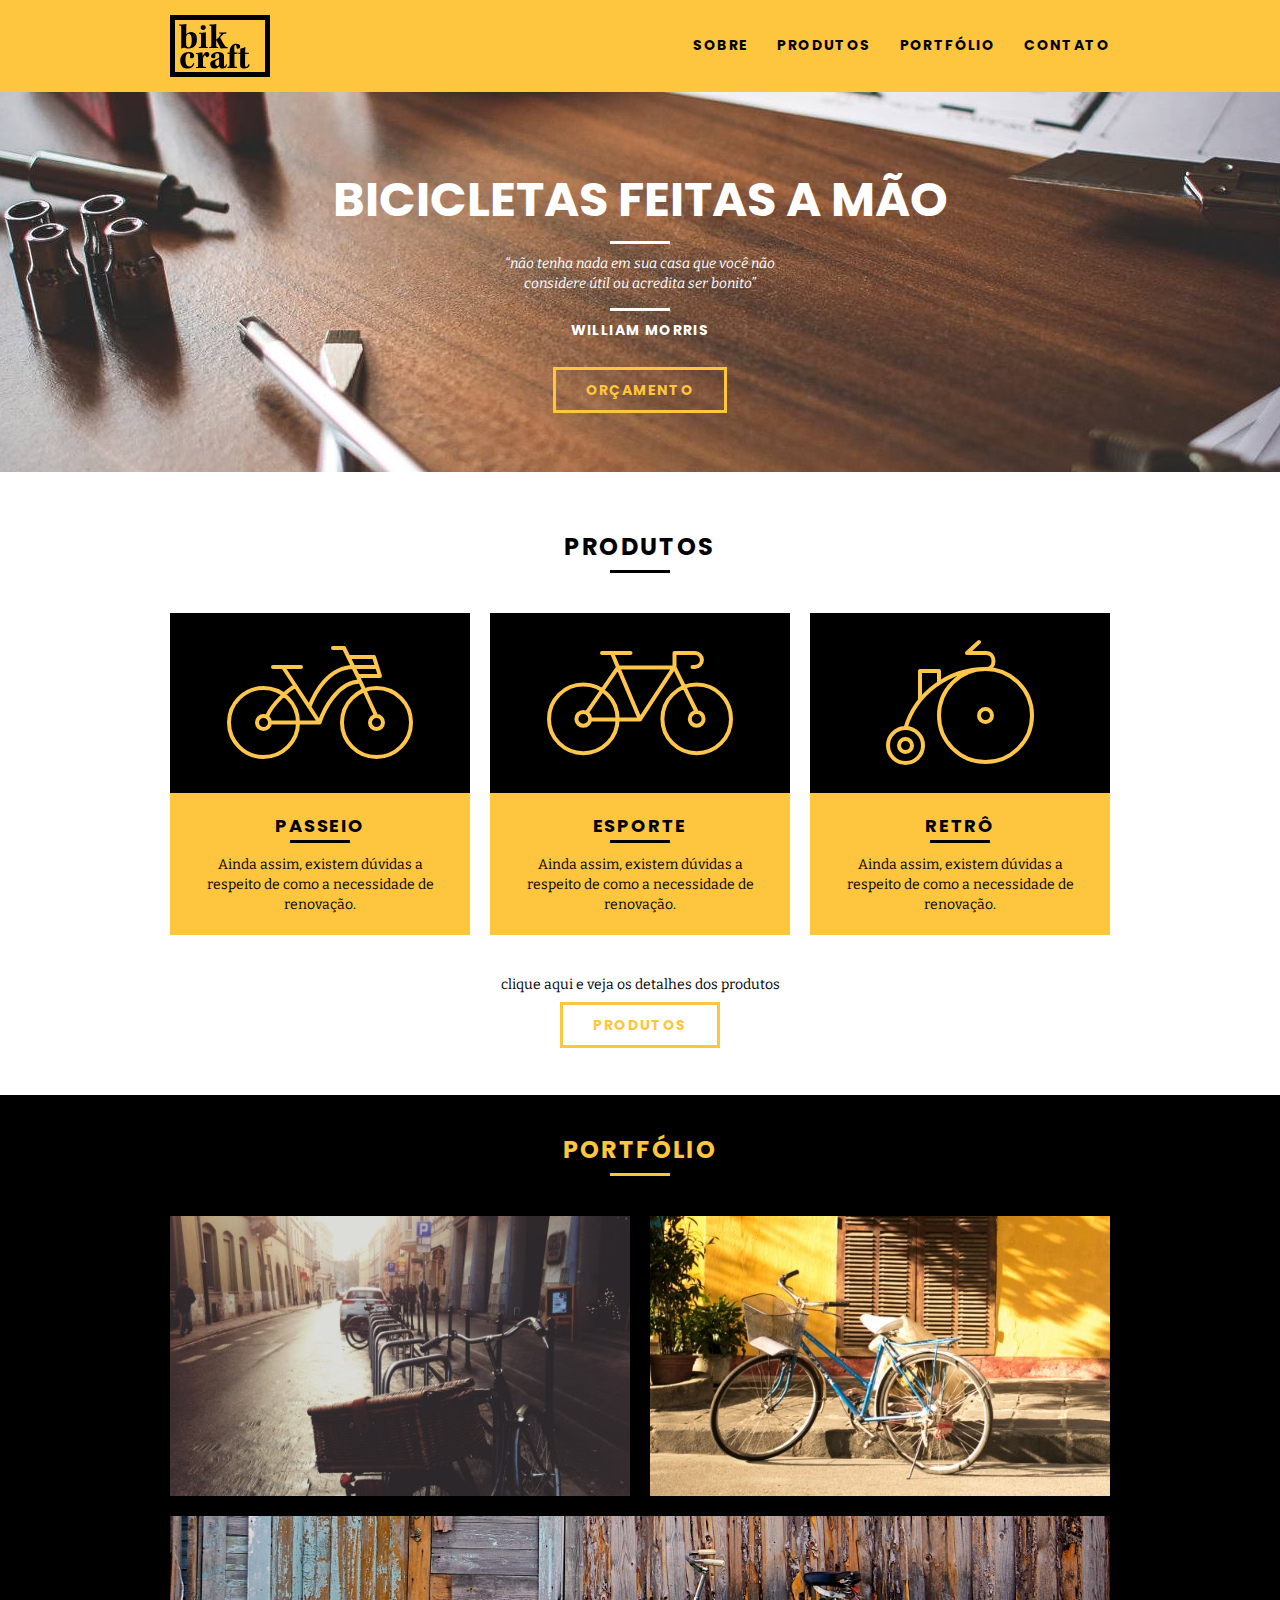
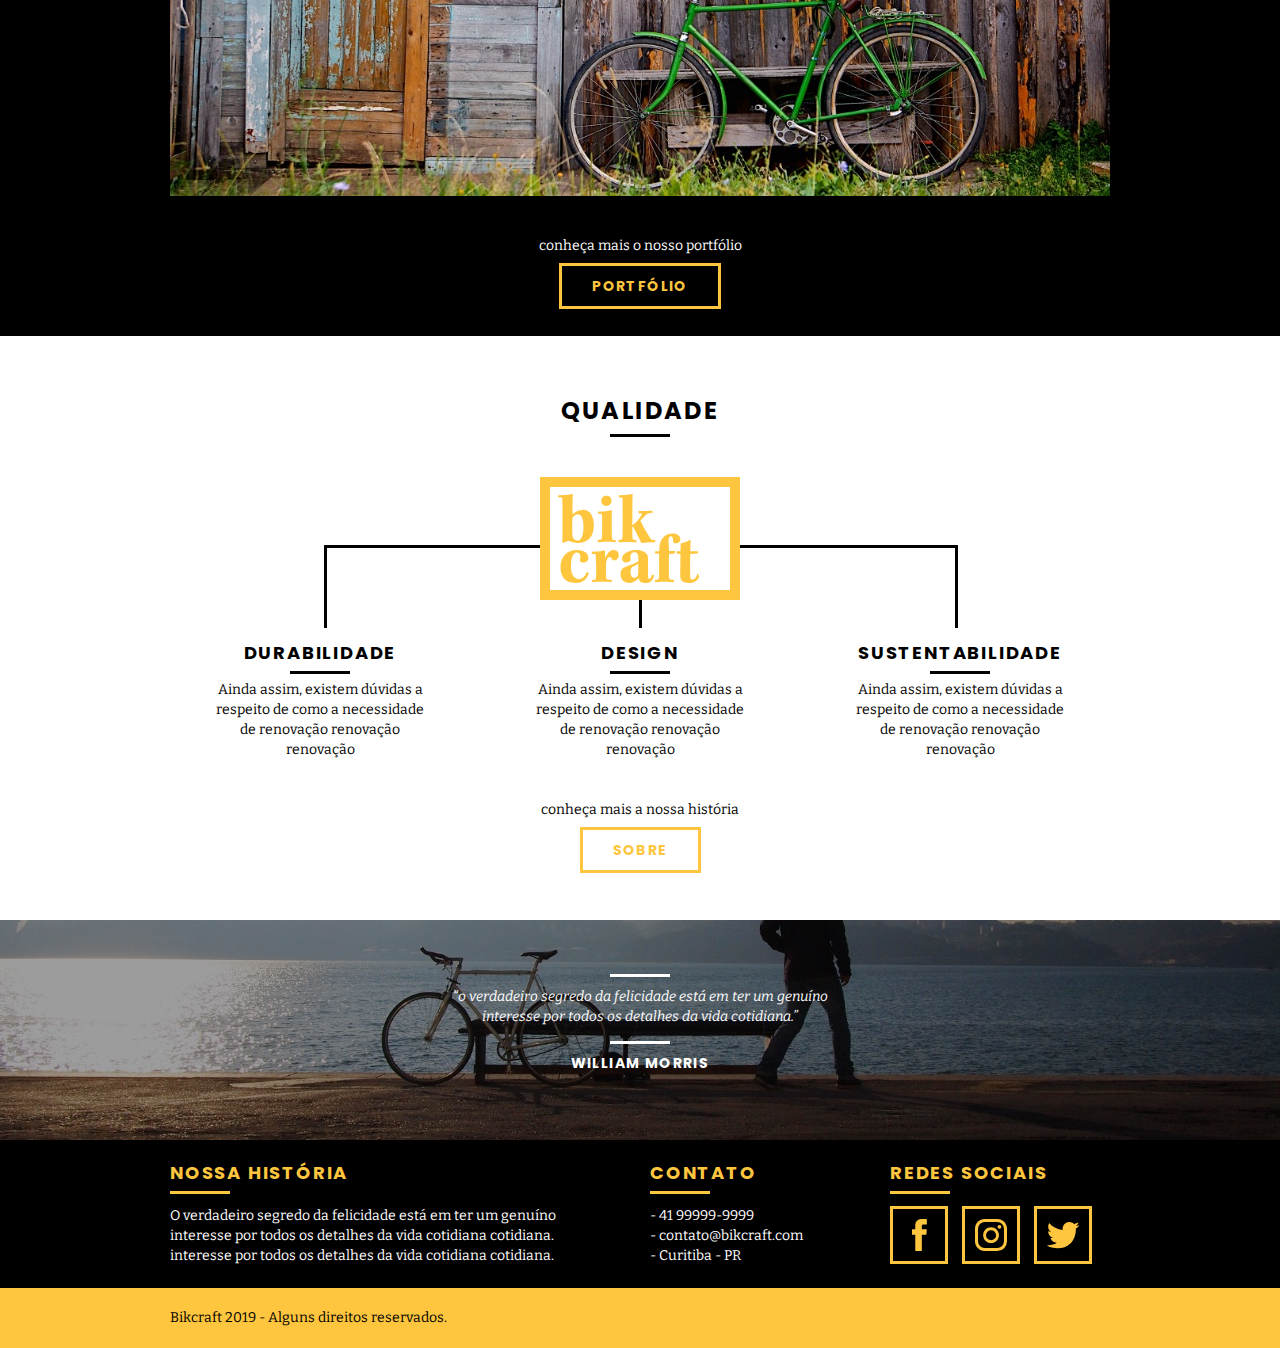
<file: src/Pages/index.html>
<!DOCTYPE html>
<html lang="pt-br">
	<head>
		<meta charset="UTF-8">
		<meta http-equiv="X-UA-Compatible" content="IE=edge">
		<meta name="viewport" content="width=device-width, initial-scale=1.0">
		<title>Bikcraft</title>
		<link rel="shortcut icon" href="../assets/favicon.ico">
		<link rel="stylesheet" href="../css/normalize.css">
		<link rel="stylesheet" href="../css/reset.css">
		<link rel="stylesheet" href="../css/grid.css">
		<link rel="stylesheet" href="../css/style.css">
		<link rel="stylesheet" href="../css/responsivo.css">
		<script>document.documentElement.classList.add('js');</script>
	</head>
	<body>

		<header class="header">
			<div class="container">
				<a href="index.html" class="grid-4">
					<img src="../assets/bikcraft.svg" alt="Bikcraft">
				</a>
				<nav class="grid-12 header_menu">
					<ul>
						<li><a href="sobre.html">Sobre</a></li>
						<li><a href="produtos.html">Produtos</a></li>
						<li><a href="portfolio.html">Portfólio</a></li>
						<li><a href="contato.html">Contato</a></li>
					</ul>
				</nav>
			</div>
		</header>

		<section class="introducao">
			<div class="container">
				<h1>Bicicletas Feitas a Mão</h1>
				<blockquote class="quote-externo">
					<p>“não tenha nada em sua casa que você não considere útil ou acredita ser bonito”</p>
					<cite>WILLIAM MORRIS</cite>
				</blockquote>
				<a href="produtos.html" class="btn">Orçamento</a>
			</div>
		</section>
		
		<section class="produtos container">
			<h2 class="subtitulo">Produtos</h2>
			<ul class="produtos_lista">

				<li class="grid-1-3">
					<div class="produtos_icone">
						<img src="../assets/images/produtos/passeio.svg" alt="Bikcraft Passeio">
					</div>
					<h3>Passeio</h3>
					<p>Ainda assim, existem dúvidas a respeito de como a necessidade de renovação.</p>
				</li>

				<li class="grid-1-3">
					<div class="produtos_icone">
						<img src="../assets/images/produtos/esporte.svg" alt="Bikcraft Passeio">
					</div>
					<h3>Esporte</h3>
					<p>Ainda assim, existem dúvidas a respeito de como a necessidade de renovação.</p>
				</li>

				<li class="grid-1-3">
					<div class="produtos_icone">
						<img src="../assets/images/produtos/retro.svg" alt="Bikcraft Passeio">
					</div>
					<h3>Retrô</h3>
					<p>Ainda assim, existem dúvidas a respeito de como a necessidade de renovação.</p>
				</li>

			</ul>

			<div class="call">
				<p>clique aqui e veja os detalhes dos produtos</p>
				<a href="produtos.html" class="btn btn-preto">Produtos</a>
			</div>

		</section>

		<section class="portfolio">
			<div class="container">
				<h2 class="subtitulo">Portfólio</h2>
				<ul class="portfolio_lista">
					<li class="grid-8"><img src="../assets/images/portfolio/retro.jpg" alt="Bicicleta Retrô"></li>
					<li class="grid-8"><img src="../assets/images/portfolio/passeio.jpg" alt="Bicicleta Passeio"></li>
					<li class="grid-16"><img src="../assets/images/portfolio/esporte.jpg" alt="Bicicleta Esporte"></li>
				</ul>
				<div class="call">
					<p>conheça mais o nosso portfólio</p>
					<a href="portfolio.html" class="btn">Portfólio</a>
				</div>
			</div>
		</section>

		<section class="qualidade container">
			<h2 class="subtitulo">Qualidade</h2>
			<img src="../assets/bikcraft-qualidade.svg" alt="Bikcraft">
			<ul class="qualidade_lista">
				<li class="grid-1-3">
					<h3>Durabilidade</h3>
					<p>Ainda assim, existem dúvidas a respeito de como a necessidade de renovação renovação renovação</p>
				</li>
				<li class="grid-1-3">
					<h3>Design</h3>
					<p>Ainda assim, existem dúvidas a respeito de como a necessidade de renovação renovação renovação</p>
				</li>
				<li class="grid-1-3">
					<h3>Sustentabilidade</h3>
					<p>Ainda assim, existem dúvidas a respeito de como a necessidade de renovação renovação renovação</p>
				</li>
			</ul>
			<div class="call">
				<p>conheça mais a nossa história</p>
				<a href="sobre.html" class="btn btn-preto">Sobre</a>
			</div>
		</section>

		<section class="quebra">
			<blockquote class="quote-externo container">
				<p>“o verdadeiro segredo da felicidade está em ter um genuíno interesse por todos os detalhes da vida cotidiana.”</p>
				<cite>WILLIAM MORRIS</cite>
			</blockquote>
		</section>

		<footer>
			<div class="footer">
				<div class="container">

					<div class="grid-8 footer_historia">
						<h3>Nossa História</h3>
						<p>O verdadeiro segredo da felicidade está em ter um genuíno interesse por todos os detalhes da vida cotidiana cotidiana. interesse por todos os detalhes da vida cotidiana cotidiana.</p>
					</div>

					<div class="grid-4 footer_contato">
						<h3>Contato</h3>
						<ul>
							<li>- 41 99999-9999</li>
							<li>- contato@bikcraft.com</li>
							<li>- Curitiba - PR</li>
						</ul>
					</div>

					<div class="grid-4 footer_redes">
						<h3>Redes Sociais</h3>
						<ul>
							<li><a href="http://facebook.com" target="_blank"><img src="../assets/social/facebook.svg"></a></li>
							<li><a href="http://instagram.com" target="_blank"><img src="../assets/social/instagram.svg"></a></li>
							<li><a href="http://twitter.com" target="_blank"><img src="../assets/social/twitter.svg"></a></li>
						</ul>
					</div>

				</div>
			</div>

			<div class="copy">
				<div class="container">
					<p class="grid-16">Bikcraft 2019 - Alguns direitos reservados.</p>
				</div>
			</div>
		</footer>

		<script type="text/javascript" src="../js/script.js"></script>
	</body>
</html>
</file>
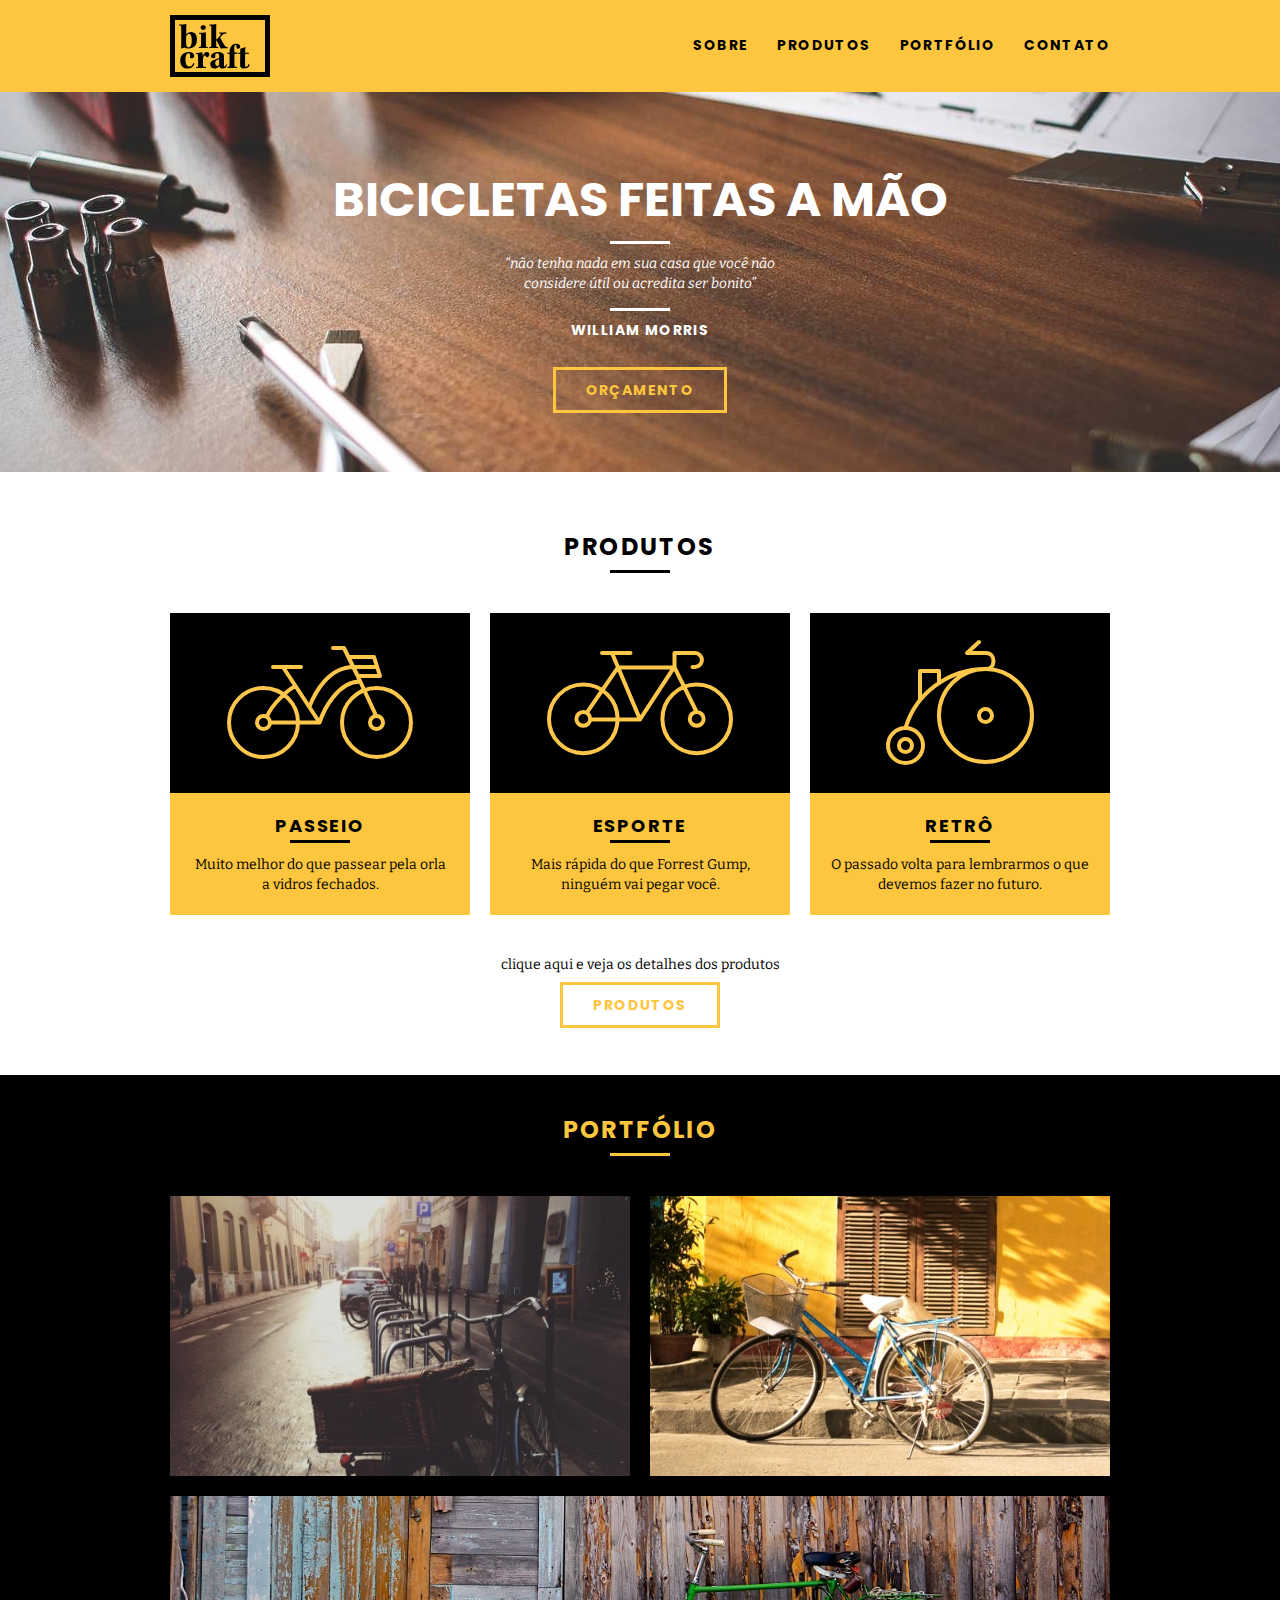
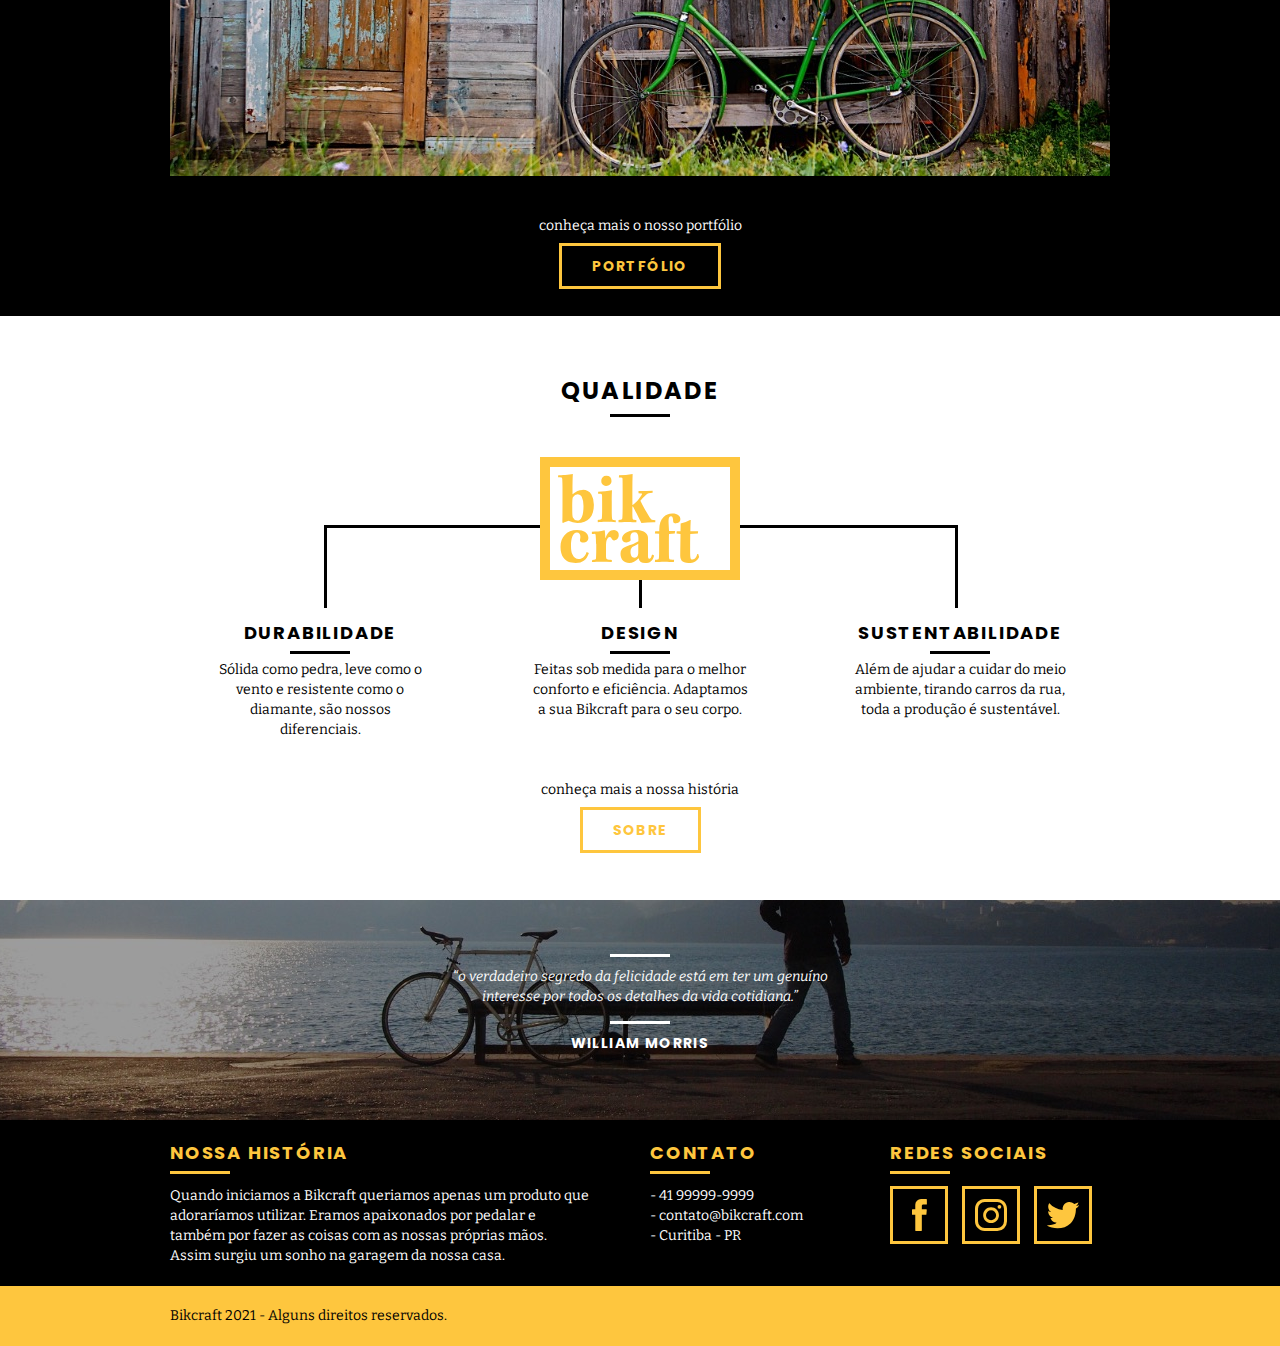
<file: src/pages/index.html>
<!DOCTYPE html>
<html lang="pt-br">
	<head>
		<meta charset="UTF-8">
		<meta http-equiv="X-UA-Compatible" content="IE=edge">
		<meta name="viewport" content="width=device-width, initial-scale=1.0">
		<title>Bikcraft - Bicicletas Personalizadas - Curitiba</title>
		<meta name="description" content="Compre a sua bicicleta personalizada na Bikcraft.
		Possuímos modelos Passeio, Retrô e Esporte.">

		<meta property="og:type" content="website"/>
		<meta property="og:title" content="Bikcraft - Bicicletas Personalizadas"/>
		<meta property="og:description" content="Compre a sua bicicleta personalizada na Bikcraft.
		Possuímos modelos Passeio, Retrô e Esporte."/>
		<meta property="og:url" content="http://bikcraft.com.br"/>
		<meta property="og:image" content="http://bikcraft.com.br/assets/og-image.png"/>

		<link rel="shortcut icon" href="../assets/favicon.ico">
		<link rel="stylesheet" href="../css/normalize.css">
		<link rel="stylesheet" href="../css/reset.css">
		<link rel="stylesheet" href="../css/grid.css">
		<link rel="stylesheet" href="../css/style.css">
		<link rel="stylesheet" href="../css/responsivo.css">
		<script>document.documentElement.classList.add('js');</script>
	</head>
	<body>

		<header class="header">
			<div class="container">
				<a href="index.html" class="grid-4">
					<img src="../assets/bikcraft.svg" alt="Bikcraft">
				</a>
				<nav class="grid-12 header_menu">
					<ul>
						<li><a href="sobre.html">Sobre</a></li>
						<li><a href="produtos.html">Produtos</a></li>
						<li><a href="portfolio.html">Portfólio</a></li>
						<li><a href="contato.html">Contato</a></li>
					</ul>
				</nav>
			</div>
		</header>

		<section class="introducao">
			<div class="container">
				<h1 data-anime="500" class="fadeInDown">Bicicletas Feitas a Mão</h1>
				<blockquote class="quote-externo" data-anime="1000" class="fadeInDown">
					<p>“não tenha nada em sua casa que você não considere útil ou acredita ser bonito”</p>
					<cite>WILLIAM MORRIS</cite>
				</blockquote>
				<a href="produtos.html" class="btn" data-anime="1000">Orçamento</a>
			</div>
		</section>
		
		<section class="produtos container fadeInDown" data-anime="1000">
			<h2 class="subtitulo">Produtos</h2>
			<ul class="produtos_lista">

				<li class="grid-1-3">
					<div class="produtos_icone">
						<img src="../assets/images/produtos/passeio.svg" alt="Bikcraft Passeio">
					</div>
					<h3>Passeio</h3>
					<p>Muito melhor do que passear pela orla a vidros fechados.</p>
				</li>

				<li class="grid-1-3">
					<div class="produtos_icone">
						<img src="../assets/images/produtos/esporte.svg" alt="Bikcraft Passeio">
					</div>
					<h3>Esporte</h3>
					<p>Mais rápida do que Forrest Gump, ninguém vai pegar você.</p>
				</li>

				<li class="grid-1-3">
					<div class="produtos_icone">
						<img src="../assets/images/produtos/retro.svg" alt="Bikcraft Passeio">
					</div>
					<h3>Retrô</h3>
					<p>O passado volta para lembrarmos o que devemos fazer no futuro.</p>
				</li>

			</ul>

			<div class="call">
				<p>clique aqui e veja os detalhes dos produtos</p>
				<a href="produtos.html" class="btn btn-preto">Produtos</a>
			</div>

		</section>

		<section class="portfolio">
			<div class="container">
				<h2 class="subtitulo">Portfólio</h2>
				<ul class="portfolio_lista">
					<li class="grid-8"><img src="../assets/images/portfolio/retro.jpg" alt="Bicicleta Retrô"></li>
					<li class="grid-8"><img src="../assets/images/portfolio/passeio.jpg" alt="Bicicleta Passeio"></li>
					<li class="grid-16"><img src="../assets/images/portfolio/esporte.jpg" alt="Bicicleta Esporte"></li>
				</ul>
				<div class="call">
					<p>conheça mais o nosso portfólio</p>
					<a href="portfolio.html" class="btn">Portfólio</a>
				</div>
			</div>
		</section>

		<section class="qualidade container">
			<h2 class="subtitulo">Qualidade</h2>
			<img src="../assets/bikcraft-qualidade.svg" alt="Bikcraft">
			<ul class="qualidade_lista">
				<li class="grid-1-3">
					<h3>Durabilidade</h3>
					<p>Sólida como pedra, leve como o vento e resistente como o diamante, são nossos diferenciais.</p>
				</li>
				<li class="grid-1-3">
					<h3>Design</h3>
					<p>Feitas sob medida para o melhor conforto e eficiência. Adaptamos a sua Bikcraft para o seu corpo.</p>
				</li>
				<li class="grid-1-3">
					<h3>Sustentabilidade</h3>
					<p>Além de ajudar a cuidar do meio ambiente, tirando carros da rua, toda a produção é sustentável.</p>
				</li>
			</ul>
			<div class="call">
				<p>conheça mais a nossa história</p>
				<a href="sobre.html" class="btn btn-preto">Sobre</a>
			</div>
		</section>

		<div class="quebra">
			<blockquote class="quote-externo container">
				<p>“o verdadeiro segredo da felicidade está em ter um genuíno interesse por todos os detalhes da vida cotidiana.”</p>
				<cite>WILLIAM MORRIS</cite>
			</blockquote>
		</div>

		<footer>
			<div class="footer">
				<div class="container">

					<div class="grid-8 footer_historia">
						<h3>Nossa História</h3>
						<p>Quando iniciamos a Bikcraft queriamos apenas um produto que adoraríamos utilizar. Eramos apaixonados por pedalar e também por fazer as coisas com as nossas próprias mãos. Assim surgiu um sonho na garagem da nossa casa.</p>
					</div>

					<div class="grid-4 footer_contato">
						<h3>Contato</h3>
						<ul>
							<li>- 41 99999-9999</li>
							<li>- contato@bikcraft.com</li>
							<li>- Curitiba - PR</li>
						</ul>
					</div>

					<div class="grid-4 footer_redes">
						<h3>Redes Sociais</h3>
						<ul>
							<li><a href="http://facebook.com" target="_blank"><img src="../assets/social/facebook.svg" alt="Facebook"></a></li>
							<li><a href="http://instagram.com" target="_blank"><img src="../assets/social/instagram.svg" alt="Instagram"></a></li>
							<li><a href="http://twitter.com" target="_blank"><img src="../assets/social/twitter.svg" alt="Twitter"></a></li>
						</ul>
					</div>

				</div>
			</div>

			<div class="copy">
				<div class="container">
					<p class="grid-16">Bikcraft 2021 - Alguns direitos reservados.</p>
				</div>
			</div>
		</footer>

		<script src="../js/simple-anime.js"></script>
		<script src="../js/script.js"></script>
	</body>
</html>
</file>
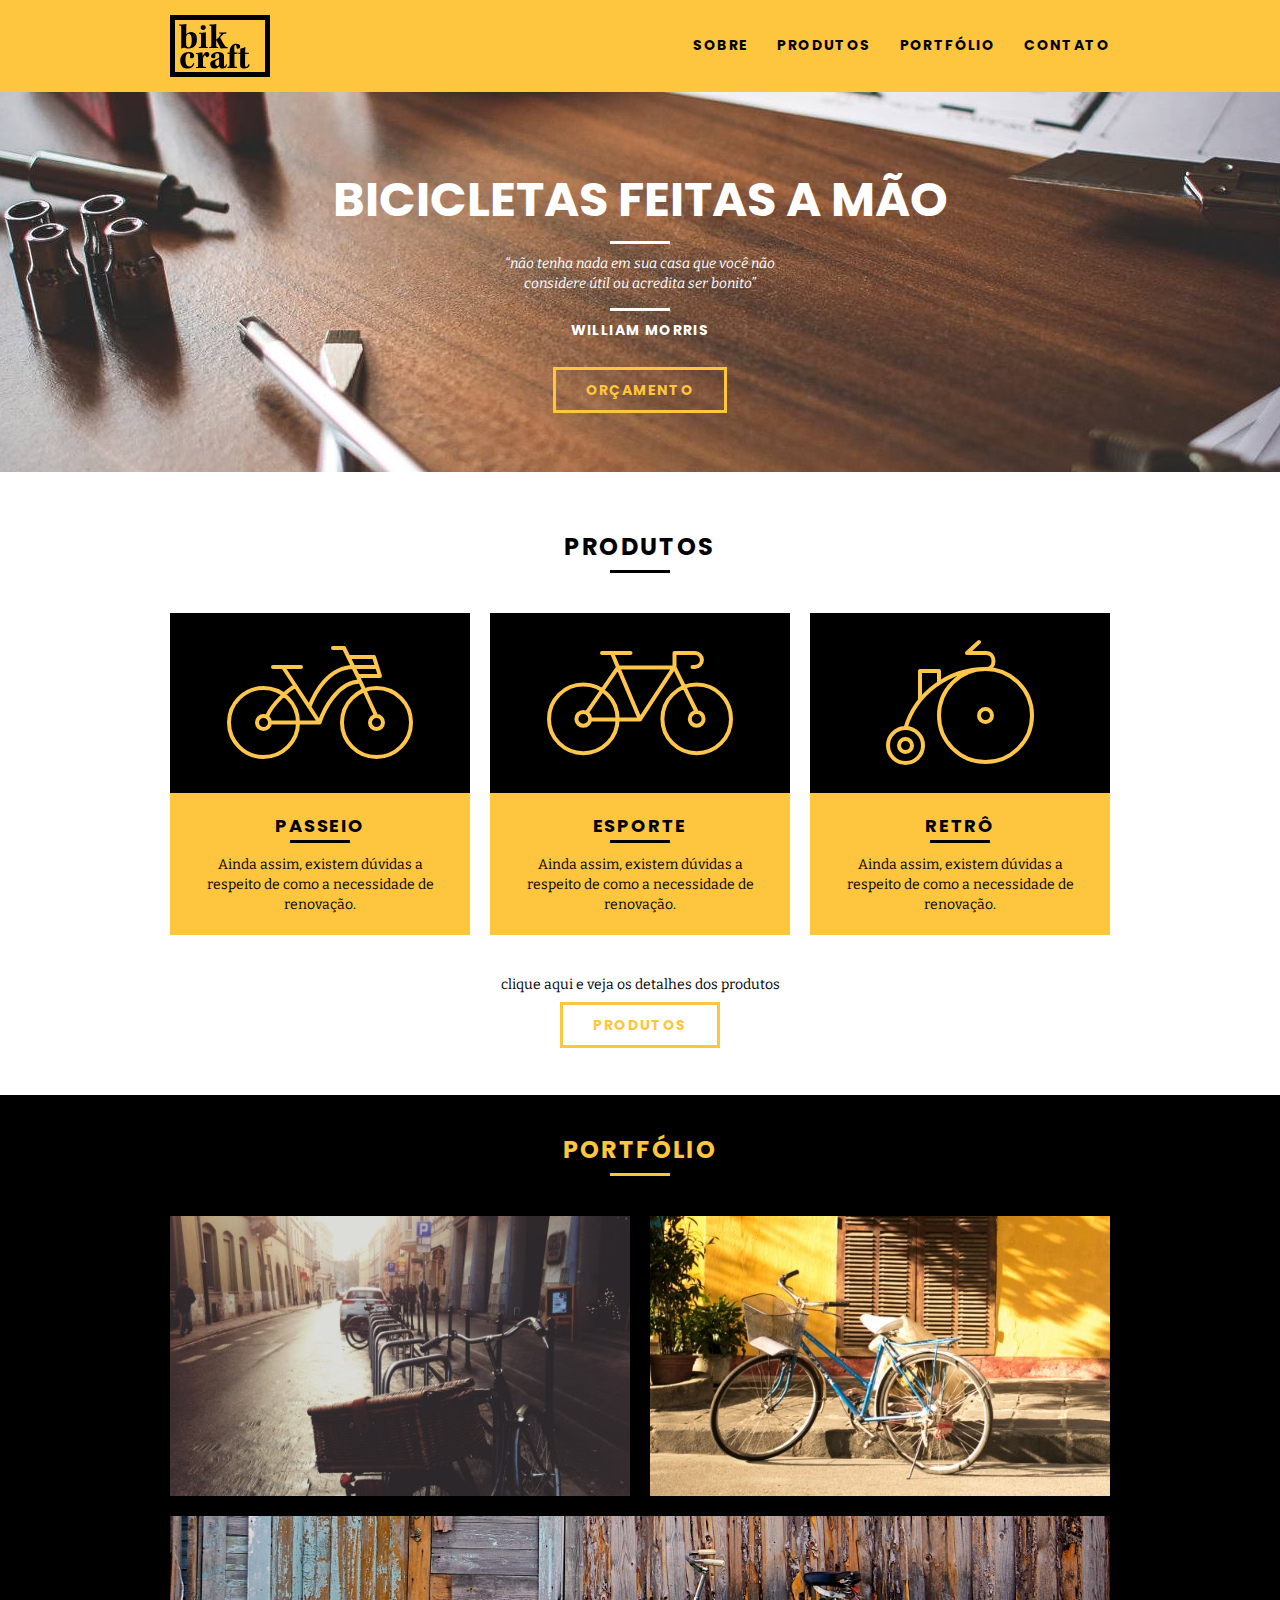
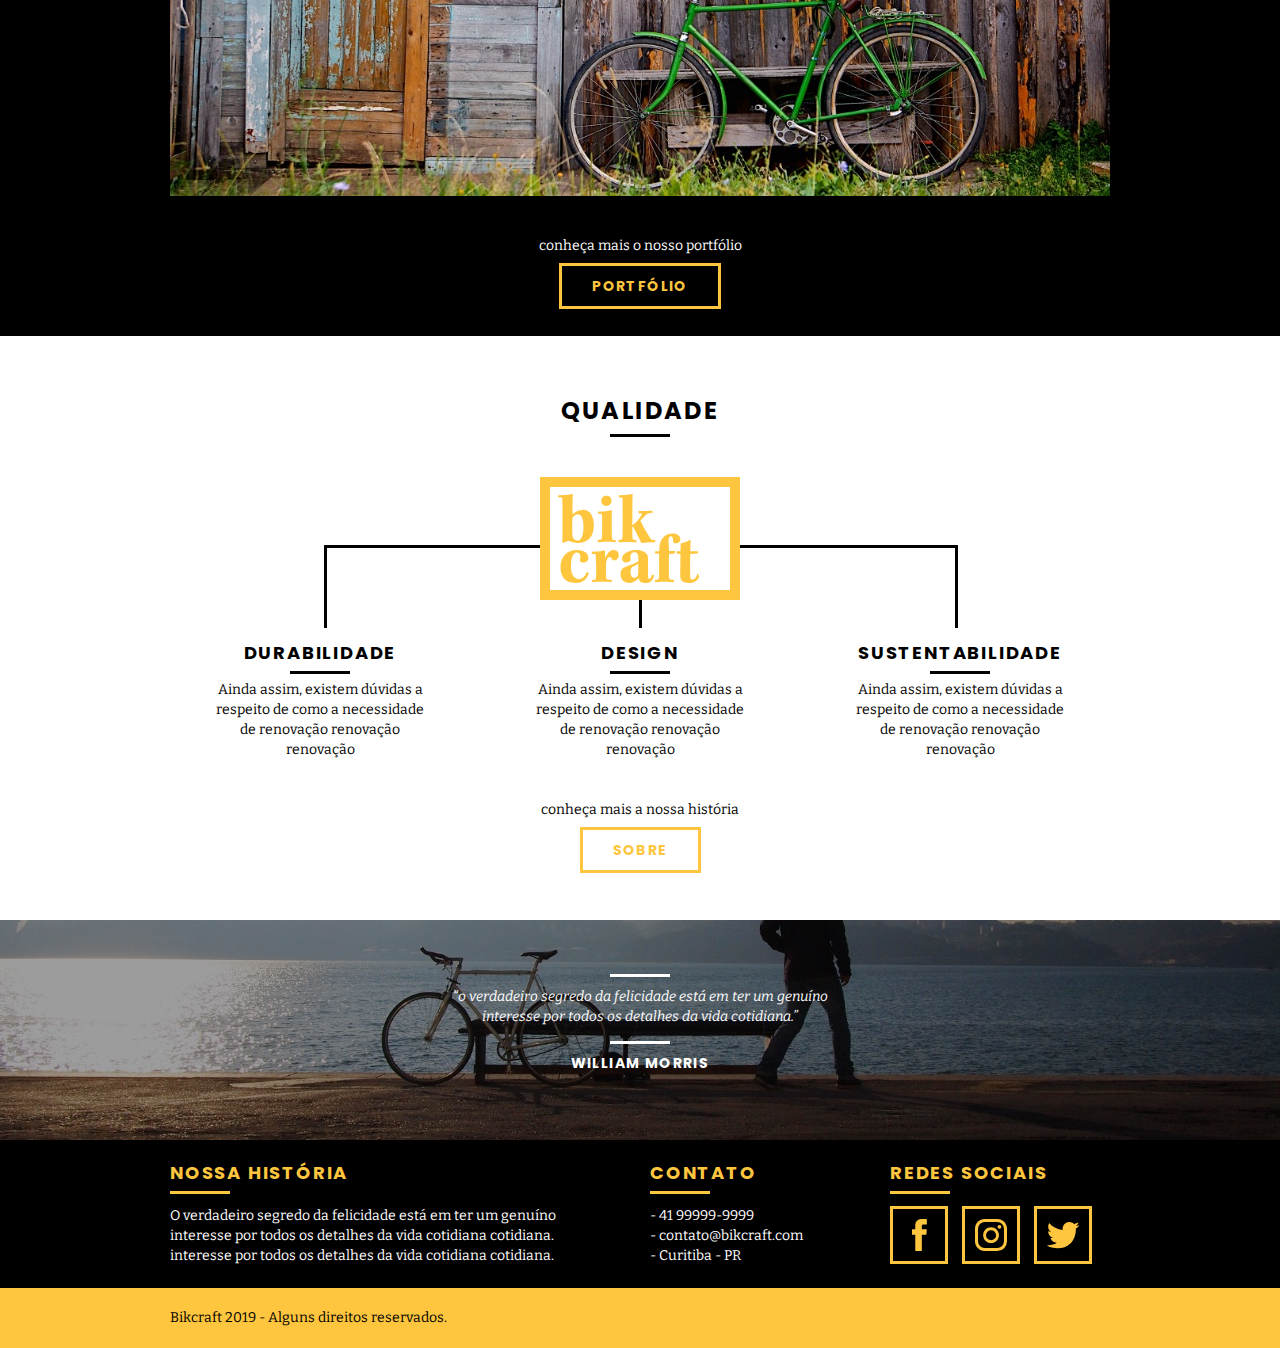
<file: src/project/index.html>
<!DOCTYPE html>
<html lang="pt-br">
	<head>
		<meta charset="UTF-8">
		<meta http-equiv="X-UA-Compatible" content="IE=edge">
		<meta name="viewport" content="width=device-width, initial-scale=1.0">
		<title>Bikcraft - Bicicletas Personalizadas - Curitiba</title>
		<meta name="description" content="Compre a sua bicicleta personalizada na Bikcraft.
		Possuímos modelos Passeio, Retrô e Esporte.">

		<meta property="og:type" content="website"/>
		<meta property="og:title" content="Bikcraft - Bicicletas Personalizadas"/>
		<meta property="og:description" content="Compre a sua bicicleta personalizada na Bikcraft.
		Possuímos modelos Passeio, Retrô e Esporte."/>
		<meta property="og:url" content="http://bikcraft.com.br"/>
		<meta property="og:image" content="http://bikcraft.com.br/assets/og-image.png"/>

		<link rel="shortcut icon" href="../assets/favicon.ico">
		<link rel="stylesheet" href="../css/normalize.css">
		<link rel="stylesheet" href="../css/reset.css">
		<link rel="stylesheet" href="../css/grid.css">
		<link rel="stylesheet" href="../css/style.css">
		<link rel="stylesheet" href="../css/responsivo.css">
		<script>document.documentElement.classList.add('js');</script>
	</head>
	<body>

		<header class="header">
			<div class="container">
				<a href="index.html" class="grid-4">
					<img src="../assets/bikcraft.svg" alt="Bikcraft">
				</a>
				<nav class="grid-12 header_menu">
					<ul>
						<li><a href="sobre.html">Sobre</a></li>
						<li><a href="produtos.html">Produtos</a></li>
						<li><a href="portfolio.html">Portfólio</a></li>
						<li><a href="contato.html">Contato</a></li>
					</ul>
				</nav>
			</div>
		</header>

		<section class="introducao">
			<div class="container">
				<h1 data-anime="500" class="fadeInDown">Bicicletas Feitas a Mão</h1>
				<blockquote class="quote-externo" data-anime="1000" class="fadeInDown">
					<p>“não tenha nada em sua casa que você não considere útil ou acredita ser bonito”</p>
					<cite>WILLIAM MORRIS</cite>
				</blockquote>
				<a href="produtos.html" class="btn" data-anime="1000">Orçamento</a>
			</div>
		</section>
		
		<section class="produtos container fadeInDown" data-anime="1000">
			<h2 class="subtitulo">Produtos</h2>
			<ul class="produtos_lista">

				<li class="grid-1-3">
					<div class="produtos_icone">
						<img src="../assets/images/produtos/passeio.svg" alt="Bikcraft Passeio">
					</div>
					<h3>Passeio</h3>
					<p>Ainda assim, existem dúvidas a respeito de como a necessidade de renovação.</p>
				</li>

				<li class="grid-1-3">
					<div class="produtos_icone">
						<img src="../assets/images/produtos/esporte.svg" alt="Bikcraft Passeio">
					</div>
					<h3>Esporte</h3>
					<p>Ainda assim, existem dúvidas a respeito de como a necessidade de renovação.</p>
				</li>

				<li class="grid-1-3">
					<div class="produtos_icone">
						<img src="../assets/images/produtos/retro.svg" alt="Bikcraft Passeio">
					</div>
					<h3>Retrô</h3>
					<p>Ainda assim, existem dúvidas a respeito de como a necessidade de renovação.</p>
				</li>

			</ul>

			<div class="call">
				<p>clique aqui e veja os detalhes dos produtos</p>
				<a href="produtos.html" class="btn btn-preto">Produtos</a>
			</div>

		</section>

		<section class="portfolio">
			<div class="container">
				<h2 class="subtitulo">Portfólio</h2>
				<ul class="portfolio_lista">
					<li class="grid-8"><img src="../assets/images/portfolio/retro.jpg" alt="Bicicleta Retrô"></li>
					<li class="grid-8"><img src="../assets/images/portfolio/passeio.jpg" alt="Bicicleta Passeio"></li>
					<li class="grid-16"><img src="../assets/images/portfolio/esporte.jpg" alt="Bicicleta Esporte"></li>
				</ul>
				<div class="call">
					<p>conheça mais o nosso portfólio</p>
					<a href="portfolio.html" class="btn">Portfólio</a>
				</div>
			</div>
		</section>

		<section class="qualidade container">
			<h2 class="subtitulo">Qualidade</h2>
			<img src="../assets/bikcraft-qualidade.svg" alt="Bikcraft">
			<ul class="qualidade_lista">
				<li class="grid-1-3">
					<h3>Durabilidade</h3>
					<p>Ainda assim, existem dúvidas a respeito de como a necessidade de renovação renovação renovação</p>
				</li>
				<li class="grid-1-3">
					<h3>Design</h3>
					<p>Ainda assim, existem dúvidas a respeito de como a necessidade de renovação renovação renovação</p>
				</li>
				<li class="grid-1-3">
					<h3>Sustentabilidade</h3>
					<p>Ainda assim, existem dúvidas a respeito de como a necessidade de renovação renovação renovação</p>
				</li>
			</ul>
			<div class="call">
				<p>conheça mais a nossa história</p>
				<a href="sobre.html" class="btn btn-preto">Sobre</a>
			</div>
		</section>

		<div class="quebra">
			<blockquote class="quote-externo container">
				<p>“o verdadeiro segredo da felicidade está em ter um genuíno interesse por todos os detalhes da vida cotidiana.”</p>
				<cite>WILLIAM MORRIS</cite>
			</blockquote>
		</div>

		<footer>
			<div class="footer">
				<div class="container">

					<div class="grid-8 footer_historia">
						<h3>Nossa História</h3>
						<p>O verdadeiro segredo da felicidade está em ter um genuíno interesse por todos os detalhes da vida cotidiana cotidiana. interesse por todos os detalhes da vida cotidiana cotidiana.</p>
					</div>

					<div class="grid-4 footer_contato">
						<h3>Contato</h3>
						<ul>
							<li>- 41 99999-9999</li>
							<li>- contato@bikcraft.com</li>
							<li>- Curitiba - PR</li>
						</ul>
					</div>

					<div class="grid-4 footer_redes">
						<h3>Redes Sociais</h3>
						<ul>
							<li><a href="http://facebook.com" target="_blank"><img src="../assets/social/facebook.svg" alt="Facebook"></a></li>
							<li><a href="http://instagram.com" target="_blank"><img src="../assets/social/instagram.svg" alt="Instagram"></a></li>
							<li><a href="http://twitter.com" target="_blank"><img src="../assets/social/twitter.svg" alt="Twitter"></a></li>
						</ul>
					</div>

				</div>
			</div>

			<div class="copy">
				<div class="container">
					<p class="grid-16">Bikcraft 2019 - Alguns direitos reservados.</p>
				</div>
			</div>
		</footer>

		<script src="../js/simple-anime.js"></script>
		<script src="../js/script.js"></script>
	</body>
</html>
</file>
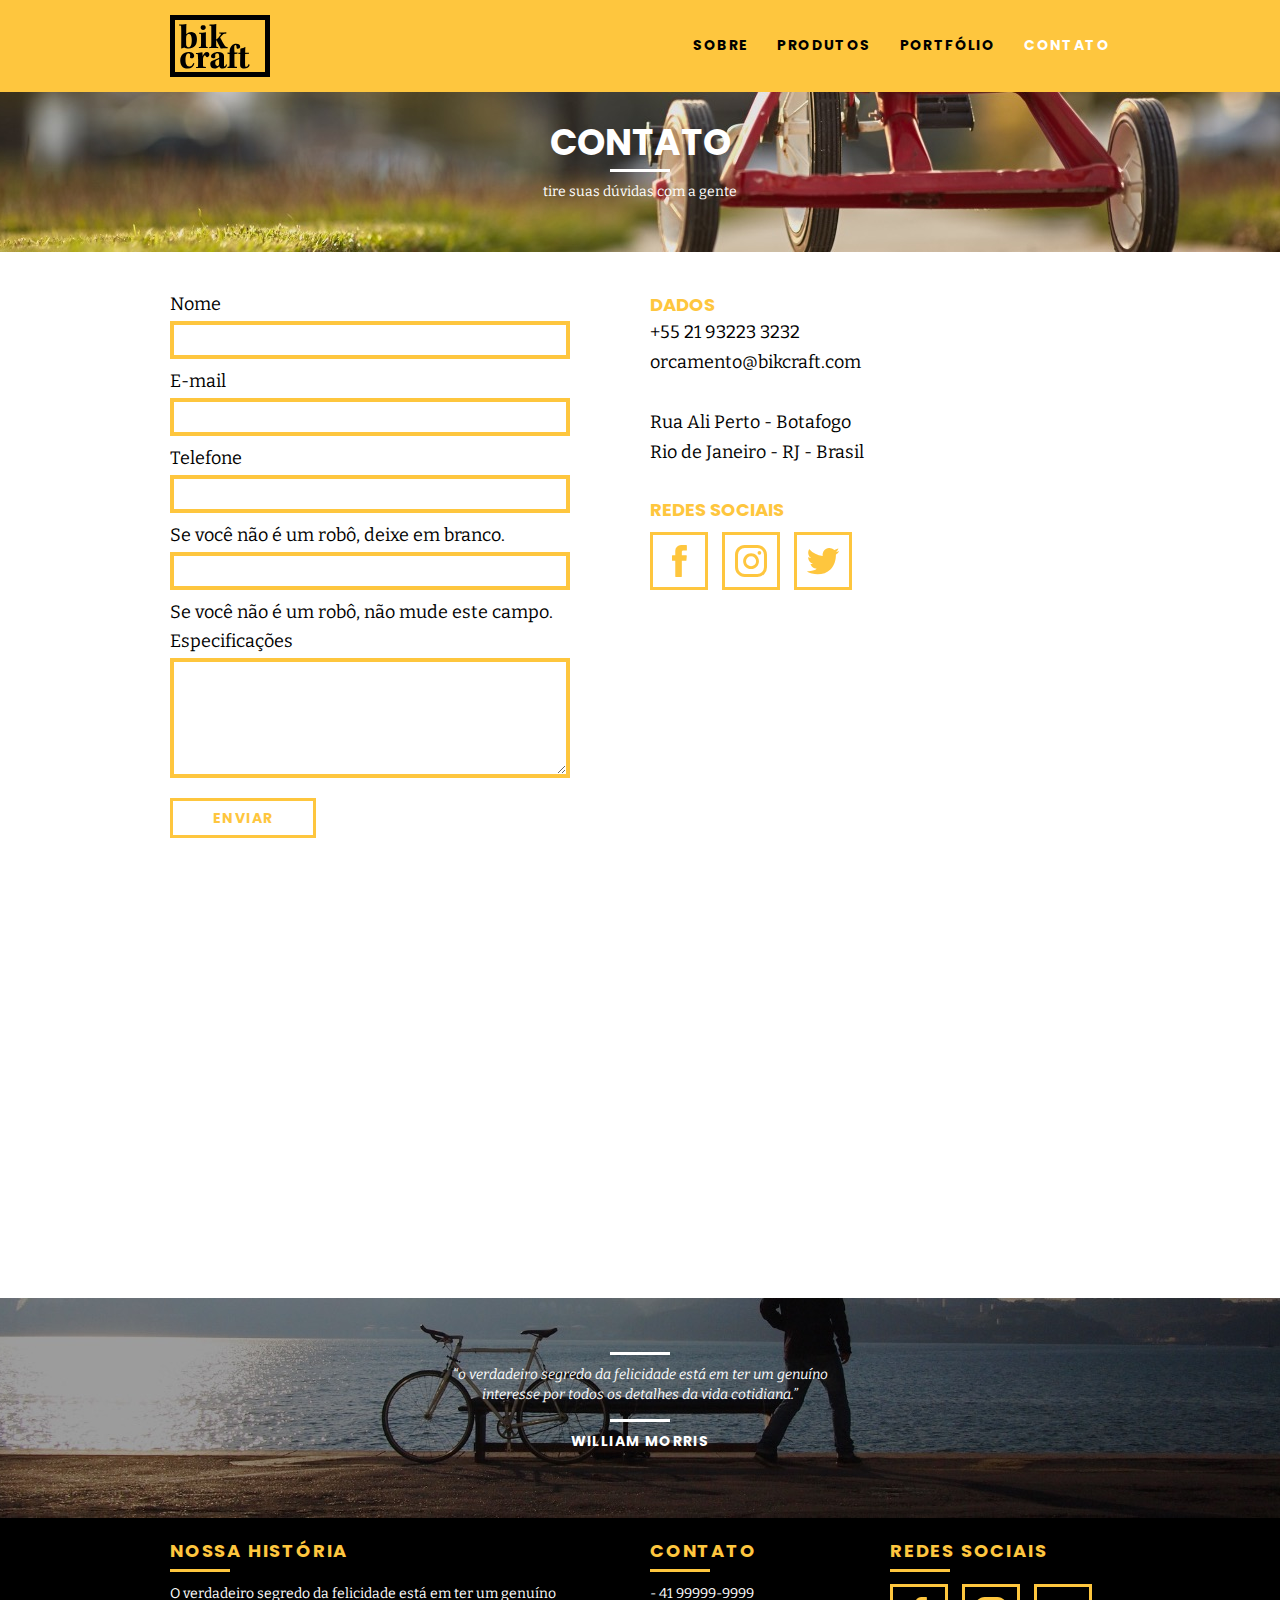
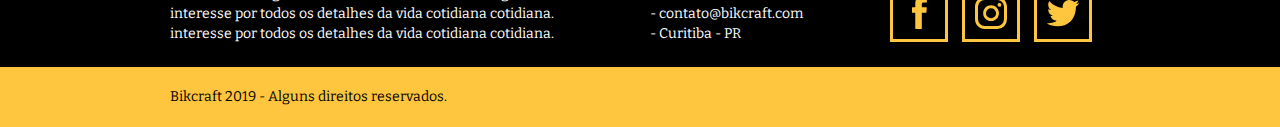
<file: src/Pages/contato.html>
<!DOCTYPE html>
<html lang="pt-br">
	<head>
		<meta charset="UTF-8">
		<meta http-equiv="X-UA-Compatible" content="IE=edge">
		<meta name="viewport" content="width=device-width, initial-scale=1.0">
		<title>Bikcraft - Contato</title>
		<link rel="shortcut icon" href="../assets/favicon.ico">
		<link rel="stylesheet" href="../css/normalize.css">
		<link rel="stylesheet" href="../css/reset.css">
		<link rel="stylesheet" href="../css/grid.css">
		<link rel="stylesheet" href="../css/style.css">
		<link rel="stylesheet" href="../css/responsivo.css">
		<script>document.documentElement.classList.add('js');</script>
	</head>
	<body>

		<header class="header">
			<div class="container">
				<a href="index.html" class="grid-4">
					<img src="../assets/bikcraft.svg" alt="Bikcraft">
				</a>
				<nav class="grid-12 header_menu">
					<ul>
						<li><a href="sobre.html">Sobre</a></li>
						<li><a href="produtos.html">Produtos</a></li>
						<li><a href="portfolio.html">Portfólio</a></li>
						<li><a href="contato.html" class="menu_ativo">Contato</a></li>
					</ul>
				</nav>
			</div>
		</header>

		<section class="introducao-interna interna_contato">
			<div class="container">
				<h1 data-anime="500" class="fadeInDown">Contato</h1>
				<p data-anime="1000" class="fadeInDown">tire suas dúvidas com a gente</p>
			</div>
		</section>

		<section class="contato container fadeInDown" data-anime="1000">
			<form id="form_orcamento" class="contato_form grid-8" method="post" action="../enviar.php">
				<label for="nome">Nome</label>
				<input type="text" id="nome" required>
				<label for="email">E-mail</label>
				<input type="email" id="email" required>
				<label for="telefone">Telefone</label>
				<input type="text" id="telefone">
				<label class="nao-aparece">Se você não é um robô, deixe em branco.</label>
				<input type="text" class="nao-aparece" name="leaveblank">
				<label class="nao-aparece">Se você não é um robô, não mude este campo.</label>
				<label for="espec">Especificações</label>
				<textarea id="espec" required></textarea>
				<button id="enviar" name="enviar" type="submit" class="btn btn-preto">Enviar</button>
			</form>
			<div class="contato_dados grid-8">
				<h3>Dados</h3>
				<span>+55 21 93223 3232</span>
				<span>orcamento@bikcraft.com</span>
				<span>Rua Ali Perto - Botafogo</span>
				<span>Rio de Janeiro - RJ - Brasil</span>
				<h3>Redes Sociais</h3>
				<ul>
					<li><a href="http://facebook.com" target="_blank"><img src="../assets/social/facebook.svg"></a></li>
					<li><a href="http://instagram.com" target="_blank"><img src="../assets/social/instagram.svg"></a></li>
					<li><a href="http://twitter.com" target="_blank"><img src="../assets/social/twitter.svg"></a></li>
				</ul>
			</div>
		</section>

		<section class="container contato_mapa">
			<iframe class="grid-12" src="https://www.google.com/maps/embed?pb=!1m18!1m12!1m3!1d230483.7742046252!2d-49.42988174793157!3d-25.49474015853575!2m3!1f0!2f0!3f0!3m2!1i1024!2i768!4f13.1!3m3!1m2!1s0x94dce35351cdb3dd%3A0x6d2f6ba5bacbe809!2sCuritiba%2C%20PR!5e0!3m2!1spt-BR!2sbr!4v1613252418639!5m2!1spt-BR!2sbr" frameborder="0" style="border:0;" allowfullscreen="" aria-hidden="false" tabindex="0"></iframe>
		</section>

		<section class="quebra">
			<blockquote class="quote-externo container">
				<p>“o verdadeiro segredo da felicidade está em ter um genuíno interesse por todos os detalhes da vida cotidiana.”</p>
				<cite>WILLIAM MORRIS</cite>
			</blockquote>
		</section>

		<footer>
			<div class="footer">
				<div class="container">

					<div class="grid-8 footer_historia">
						<h3>Nossa História</h3>
						<p>O verdadeiro segredo da felicidade está em ter um genuíno interesse por todos os detalhes da vida cotidiana cotidiana. interesse por todos os detalhes da vida cotidiana cotidiana.</p>
					</div>

					<div class="grid-4 footer_contato">
						<h3>Contato</h3>
						<ul>
							<li>- 41 99999-9999</li>
							<li>- contato@bikcraft.com</li>
							<li>- Curitiba - PR</li>
						</ul>
					</div>

					<div class="grid-4 footer_redes">
						<h3>Redes Sociais</h3>
						<ul>
							<li><a href="http://facebook.com" target="_blank"><img src="../assets/social/facebook.svg"></a></li>
							<li><a href="http://instagram.com" target="_blank"><img src="../assets/social/instagram.svg"></a></li>
							<li><a href="http://twitter.com" target="_blank"><img src="../assets/social/twitter.svg"></a></li>
						</ul>
					</div>

				</div>
			</div>

			<div class="copy">
				<div class="container">
					<p class="grid-16">Bikcraft 2019 - Alguns direitos reservados.</p>
				</div>
			</div>
		</footer>

		<script type="text/javascript" src="../js/simple-form.js"></script>
		<script type="text/javascript" src="../js/simple-anime.js"></script>
		<script type="text/javascript" src="../js/script.js"></script>
	</body>
</html>
</file>
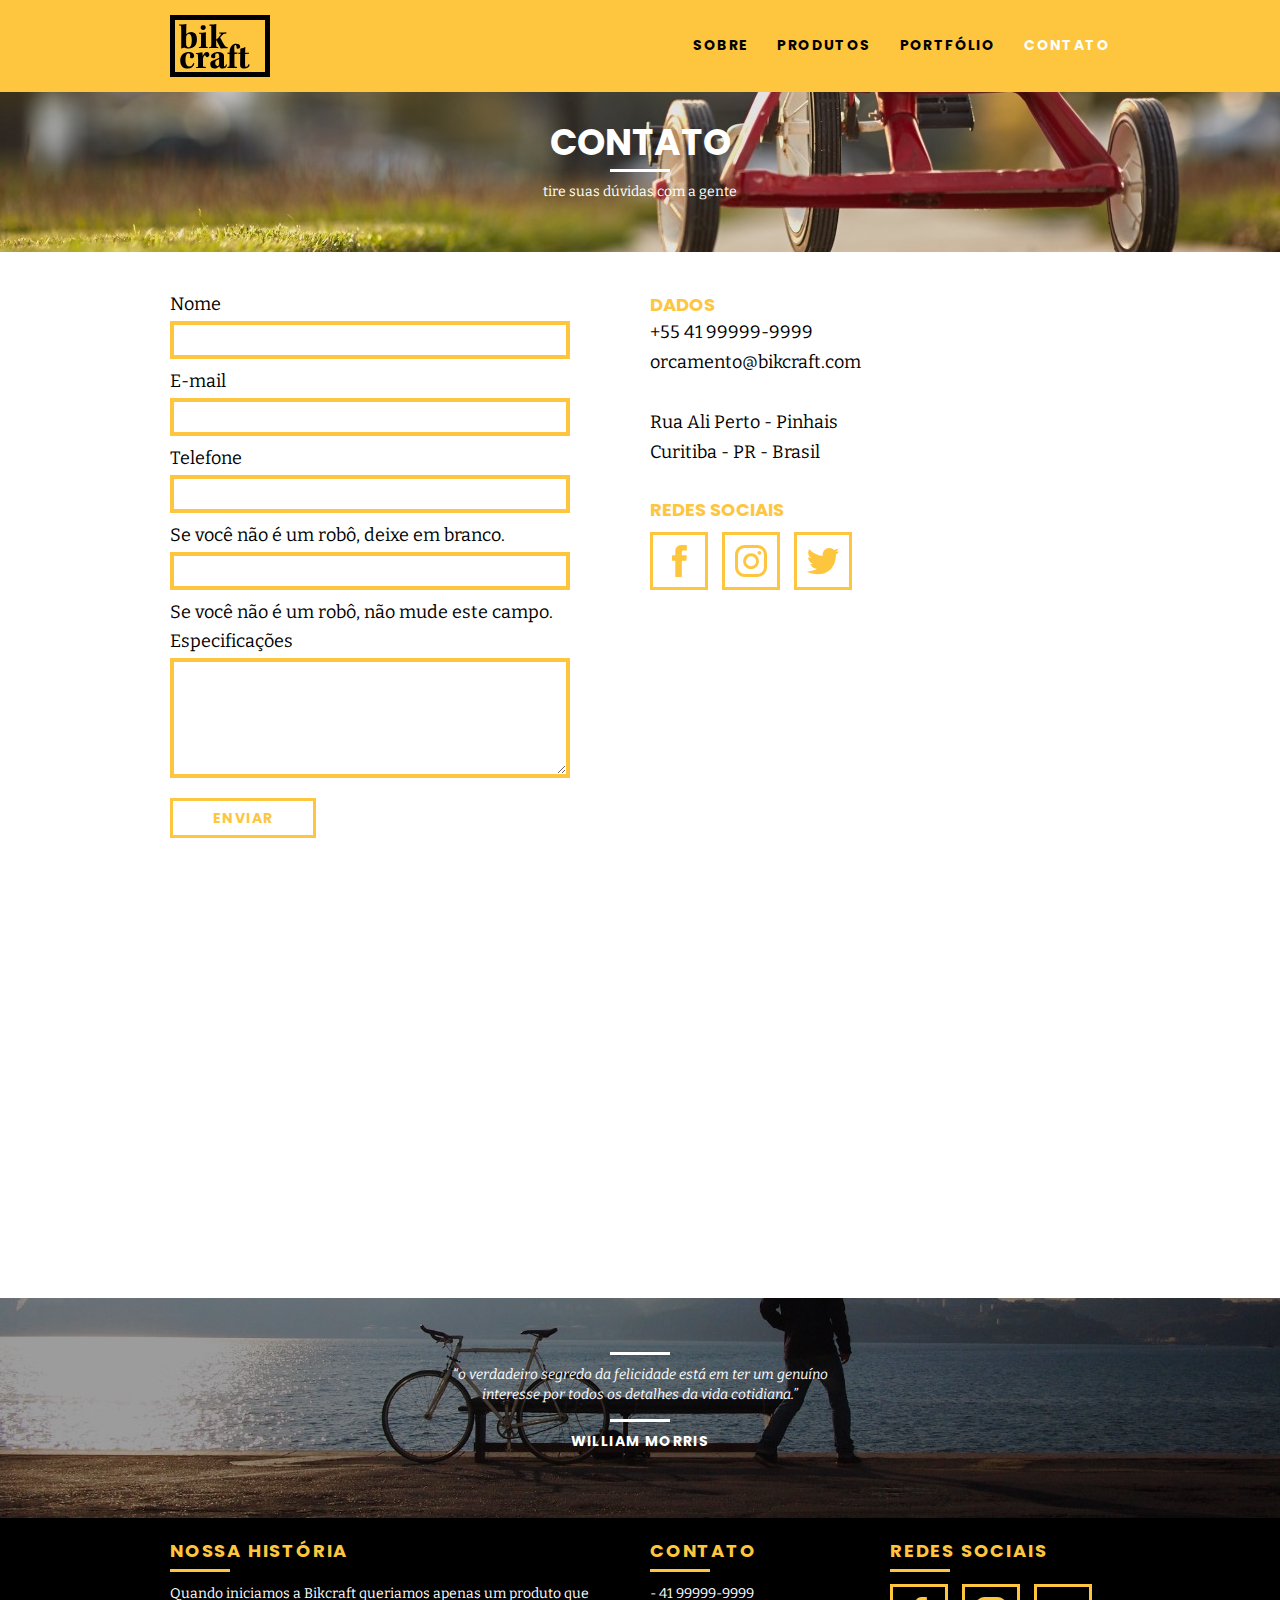
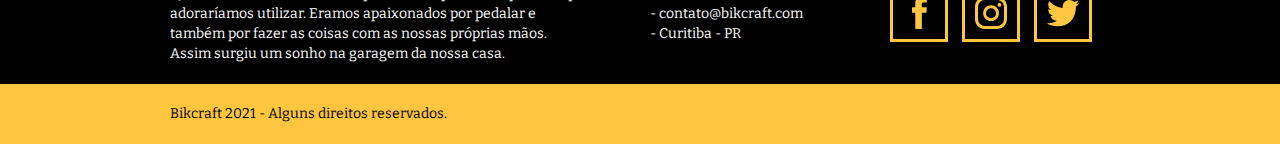
<file: src/pages/contato.html>
<!DOCTYPE html>
<html lang="pt-br">
	<head>
		<meta charset="UTF-8">
		<meta http-equiv="X-UA-Compatible" content="IE=edge">
		<meta name="viewport" content="width=device-width, initial-scale=1.0">
		<title>Bikcraft - Contato</title>
		<meta name="description" content="Compre a sua bicicleta personalizada na Bikcraft.
		Possuímos modelos Passeio, Retrô e Esporte.">

		<meta property="og:type" content="website"/>
		<meta property="og:title" content="Bikcraft - Bicicletas Personalizadas"/>
		<meta property="og:description" content="Compre a sua bicicleta personalizada na Bikcraft.
		Possuímos modelos Passeio, Retrô e Esporte."/>
		<meta property="og:url" content="http://bikcraft.com.br/contato.html"/>
		<meta property="og:image" content="http://bikcraft.com.br/assets/og-image.png"/>

		<link rel="shortcut icon" href="../assets/favicon.ico">
		<link rel="stylesheet" href="../css/normalize.css">
		<link rel="stylesheet" href="../css/reset.css">
		<link rel="stylesheet" href="../css/grid.css">
		<link rel="stylesheet" href="../css/style.css">
		<link rel="stylesheet" href="../css/responsivo.css">
		<script>document.documentElement.classList.add('js');</script>
	</head>
	<body>

		<header class="header">
			<div class="container">
				<a href="index.html" class="grid-4">
					<img src="../assets/bikcraft.svg" alt="Bikcraft">
				</a>
				<nav class="grid-12 header_menu">
					<ul>
						<li><a href="sobre.html">Sobre</a></li>
						<li><a href="produtos.html">Produtos</a></li>
						<li><a href="portfolio.html">Portfólio</a></li>
						<li><a href="contato.html" class="menu_ativo">Contato</a></li>
					</ul>
				</nav>
			</div>
		</header>

		<section class="introducao-interna interna_contato">
			<div class="container">
				<h1 data-anime="500" class="fadeInDown">Contato</h1>
				<p data-anime="1000" class="fadeInDown">tire suas dúvidas com a gente</p>
			</div>
		</section>

		<section class="contato container fadeInDown" data-anime="1000">
			<form id="form_orcamento" class="contato_form grid-8" method="post" action="../enviar.php">
				<label for="nome">Nome</label>
				<input type="text" id="nome" required>
				<label for="email">E-mail</label>
				<input type="email" id="email" required>
				<label for="telefone">Telefone</label>
				<input type="text" id="telefone">
				<label class="nao-aparece">Se você não é um robô, deixe em branco.</label>
				<input type="text" class="nao-aparece" name="leaveblank">
				<label class="nao-aparece">Se você não é um robô, não mude este campo.</label>
				<label for="espec">Especificações</label>
				<textarea id="espec" required></textarea>
				<button id="enviar" name="enviar" type="submit" class="btn btn-preto">Enviar</button>
			</form>
			<div class="contato_dados grid-8">
				<h3>Dados</h3>
				<span>+55 41 99999-9999</span>
				<span>orcamento@bikcraft.com</span>
				<span>Rua Ali Perto - Pinhais</span>
				<span>Curitiba - PR - Brasil</span>
				<h3>Redes Sociais</h3>
				<ul>
					<li><a href="http://facebook.com" target="_blank"><img src="../assets/social/facebook.svg" alt="Facebook"></a></li>
					<li><a href="http://instagram.com" target="_blank"><img src="../assets/social/instagram.svg" alt="Instagram"></a></li>
					<li><a href="http://twitter.com" target="_blank"><img src="../assets/social/twitter.svg" alt="Twitter"></a></li>
				</ul>
			</div>
		</section>

		<section class="container contato_mapa">
			<iframe class="grid-12" src="https://www.google.com/maps/embed?pb=!1m18!1m12!1m3!1d230483.7742046252!2d-49.42988174793157!3d-25.49474015853575!2m3!1f0!2f0!3f0!3m2!1i1024!2i768!4f13.1!3m3!1m2!1s0x94dce35351cdb3dd%3A0x6d2f6ba5bacbe809!2sCuritiba%2C%20PR!5e0!3m2!1spt-BR!2sbr!4v1613252418639!5m2!1spt-BR!2sbr" frameborder="0" style="border:0;" allowfullscreen="" aria-hidden="false" tabindex="0"></iframe>
		</section>

		<div class="quebra">
			<blockquote class="quote-externo container">
				<p>“o verdadeiro segredo da felicidade está em ter um genuíno interesse por todos os detalhes da vida cotidiana.”</p>
				<cite>WILLIAM MORRIS</cite>
			</blockquote>
		</div>

		<footer>
			<div class="footer">
				<div class="container">

					<div class="grid-8 footer_historia">
						<h3>Nossa História</h3>
						<p>Quando iniciamos a Bikcraft queriamos apenas um produto que adoraríamos utilizar. Eramos apaixonados por pedalar e também por fazer as coisas com as nossas próprias mãos. Assim surgiu um sonho na garagem da nossa casa.</p>
					</div>

					<div class="grid-4 footer_contato">
						<h3>Contato</h3>
						<ul>
							<li>- 41 99999-9999</li>
							<li>- contato@bikcraft.com</li>
							<li>- Curitiba - PR</li>
						</ul>
					</div>

					<div class="grid-4 footer_redes">
						<h3>Redes Sociais</h3>
						<ul>
							<li><a href="http://facebook.com" target="_blank"><img src="../assets/social/facebook.svg" alt="Facebook"></a></li>
							<li><a href="http://instagram.com" target="_blank"><img src="../assets/social/instagram.svg" alt="Instagram"></a></li>
							<li><a href="http://twitter.com" target="_blank"><img src="../assets/social/twitter.svg" alt="Twitter"></a></li>
						</ul>
					</div>

				</div>
			</div>

			<div class="copy">
				<div class="container">
					<p class="grid-16">Bikcraft 2021 - Alguns direitos reservados.</p>
				</div>
			</div>
		</footer>

		<script src="../js/simple-form.js"></script>
		<script src="../js/simple-anime.js"></script>
		<script src="../js/script.js"></script>
	</body>
</html>
</file>
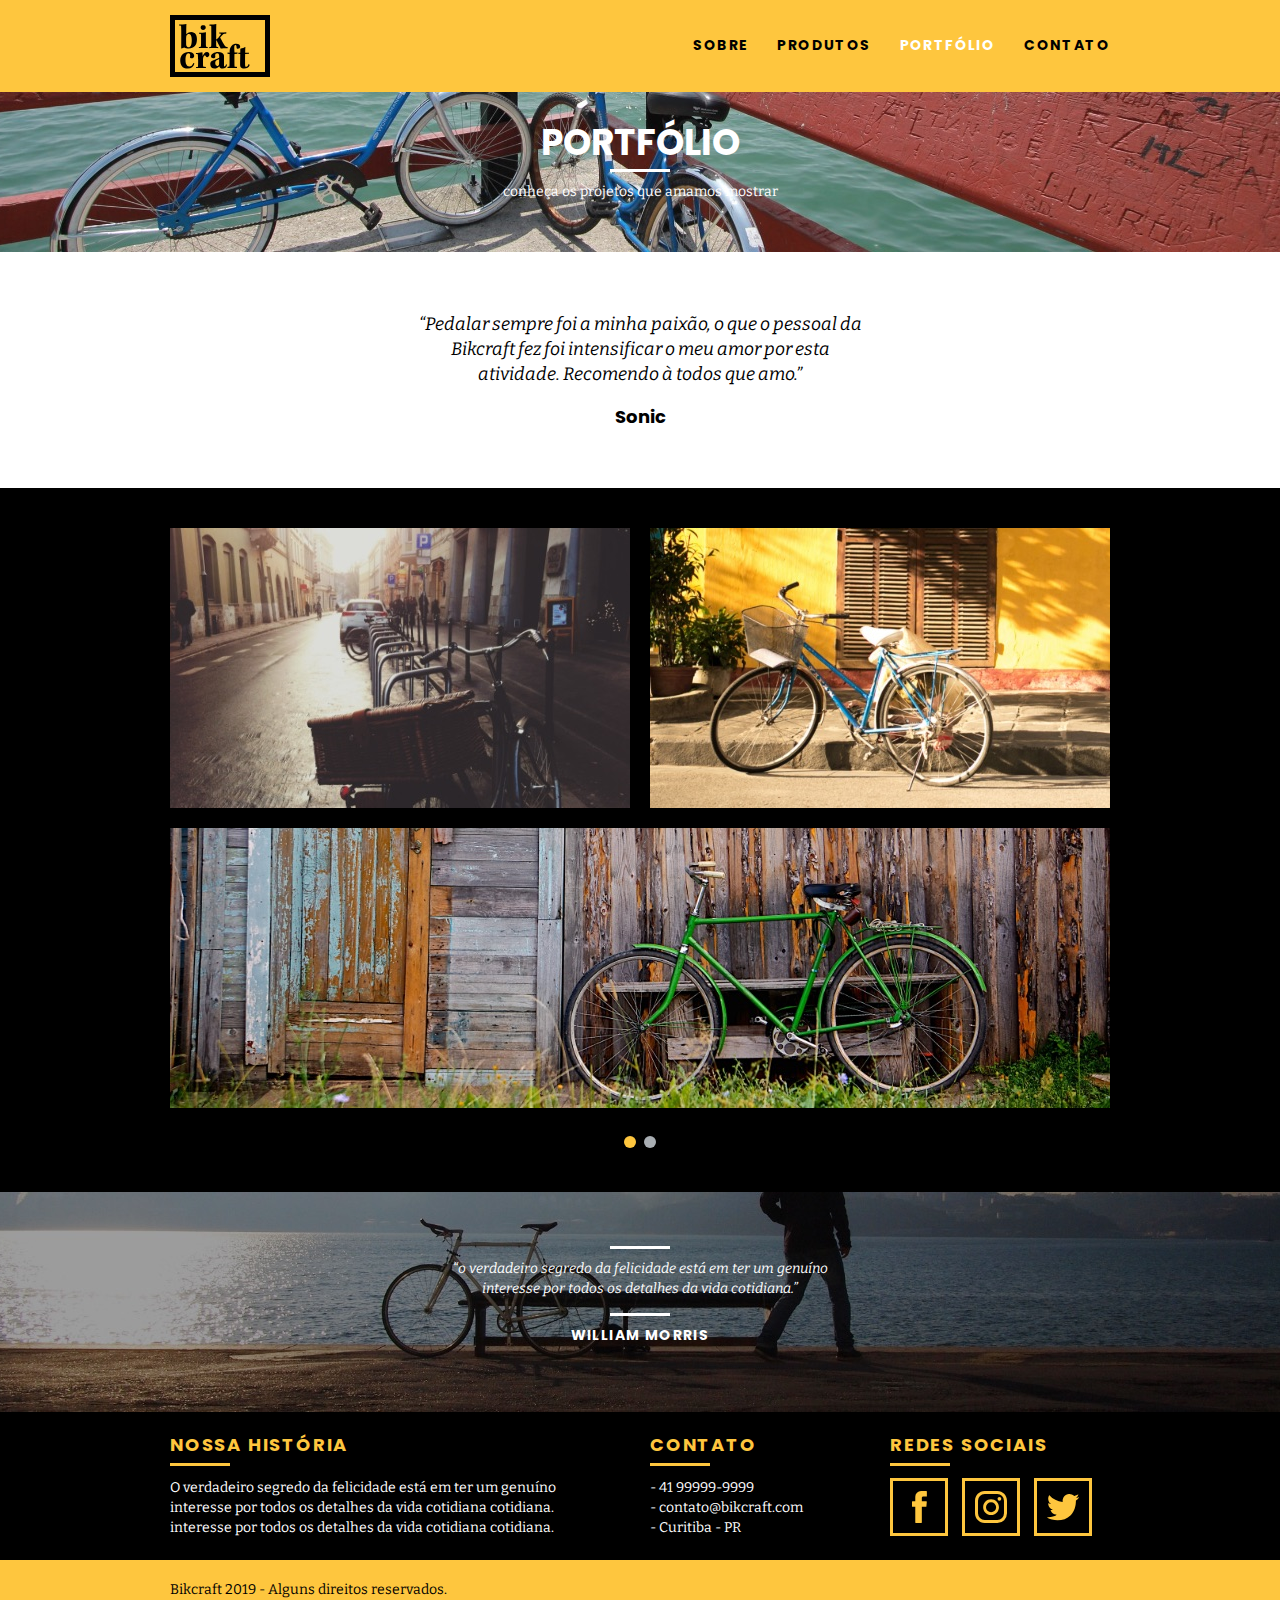
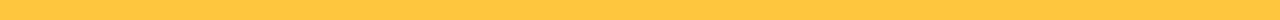
<file: src/Pages/portfolio.html>
<!DOCTYPE html>
<html lang="pt-br">
	<head>
		<meta charset="UTF-8">
		<meta http-equiv="X-UA-Compatible" content="IE=edge">
		<meta name="viewport" content="width=device-width, initial-scale=1.0">
		<title>Bikcraft - Portfólio</title>
		<link rel="shortcut icon" href="../assets/favicon.ico">
		<link rel="stylesheet" href="../css/normalize.css">
		<link rel="stylesheet" href="../css/reset.css">
		<link rel="stylesheet" href="../css/grid.css">
		<link rel="stylesheet" href="../css/style.css">
		<link rel="stylesheet" href="../css/responsivo.css">
		<script>document.documentElement.classList.add('js');</script>
	</head>
	<body>

		<header class="header">
			<div class="container">
				<a href="index.html" class="grid-4">
					<img src="../assets/bikcraft.svg" alt="Bikcraft">
				</a>
				<nav class="grid-12 header_menu">
					<ul>
						<li><a href="sobre.html">Sobre</a></li>
						<li><a href="produtos.html">Produtos</a></li>
						<li><a href="portfolio.html" class="menu_ativo">Portfólio</a></li>
						<li><a href="contato.html">Contato</a></li>
					</ul>
				</nav>
			</div>
		</header>

		<section class="introducao-interna interna_portfolio">
			<div class="container">
				<h1>Portfólio</h1>
				<p>conheça os projetos que amamos mostrar</p>
			</div>
		</section>

		<section class="container" data-slide="quote">
			<blockquote class="quote_clientes">
				<p>“Pedalar sempre foi a minha paixão, o que o pessoal da Bikcraft fez foi intensificar o meu amor por esta atividade. Recomendo à todos que amo.”</p>
				<cite>Sonic</cite>
			</blockquote>
			<blockquote class="quote_clientes">
				<p>“Aqueles que ainda não possuem uma Bikcraft, não sabem o que estão perdendo. A precisão é absurda e a velocidade transcendental. Nunca vida nada igual.”</p>
				<cite>Bob Esponja</cite>
			</blockquote>
			<blockquote class="quote_clientes">
				<p>“Aqueles que ainda não possuem uma Bikcraft, não sabem o que estão perdendo. A precisão é absurda e a velocidade transcendental. Nunca vida nada igual.”</p>
				<cite>Pikachu</cite>
			</blockquote>
		</section>

		<section class="portfolio">
			<div class="container" data-slide="portfolio">
				<ul class="portfolio_lista">
					<li class="grid-8"><img src="../assets/images/portfolio/retro.jpg" alt="Bicicleta Retrô"></li>
					<li class="grid-8"><img src="../assets/images/portfolio/passeio.jpg" alt="Bicicleta Passeio"></li>
					<li class="grid-16"><img src="../assets/images/portfolio/esporte.jpg" alt="Bicicleta Esporte"></li>
				</ul>
				<ul class="portfolio_lista">
					<li class="grid-8"><img src="../assets/images/portfolio/passeio.jpg" alt="Bicicleta Passeio"></li>
					<li class="grid-8"><img src="../assets/images/portfolio/retro.jpg" alt="Bicicleta Retrô"></li>
					<li class="grid-16"><img src="../assets/images/portfolio/esporte.jpg" alt="Bicicleta Esporte"></li>
				</ul>
			</div>
		</section>

		<section class="quebra">
			<blockquote class="quote-externo container">
				<p>“o verdadeiro segredo da felicidade está em ter um genuíno interesse por todos os detalhes da vida cotidiana.”</p>
				<cite>WILLIAM MORRIS</cite>
			</blockquote>
		</section>

		<footer>
			<div class="footer">
				<div class="container">

					<div class="grid-8 footer_historia">
						<h3>Nossa História</h3>
						<p>O verdadeiro segredo da felicidade está em ter um genuíno interesse por todos os detalhes da vida cotidiana cotidiana. interesse por todos os detalhes da vida cotidiana cotidiana.</p>
					</div>

					<div class="grid-4 footer_contato">
						<h3>Contato</h3>
						<ul>
							<li>- 41 99999-9999</li>
							<li>- contato@bikcraft.com</li>
							<li>- Curitiba - PR</li>
						</ul>
					</div>

					<div class="grid-4 footer_redes">
						<h3>Redes Sociais</h3>
						<ul>
							<li><a href="http://facebook.com" target="_blank"><img src="../assets/social/facebook.svg"></a></li>
							<li><a href="http://instagram.com" target="_blank"><img src="../assets/social/instagram.svg"></a></li>
							<li><a href="http://twitter.com" target="_blank"><img src="../assets/social/twitter.svg"></a></li>
						</ul>
					</div>

				</div>
			</div>

			<div class="copy">
				<div class="container">
					<p class="grid-16">Bikcraft 2019 - Alguns direitos reservados.</p>
				</div>
			</div>
		</footer>

		<script type="text/javascript" src="../js/simple-slide.js"></script>
		<script type="text/javascript" src="../js/script.js"></script>
	</body>
</html>
</file>
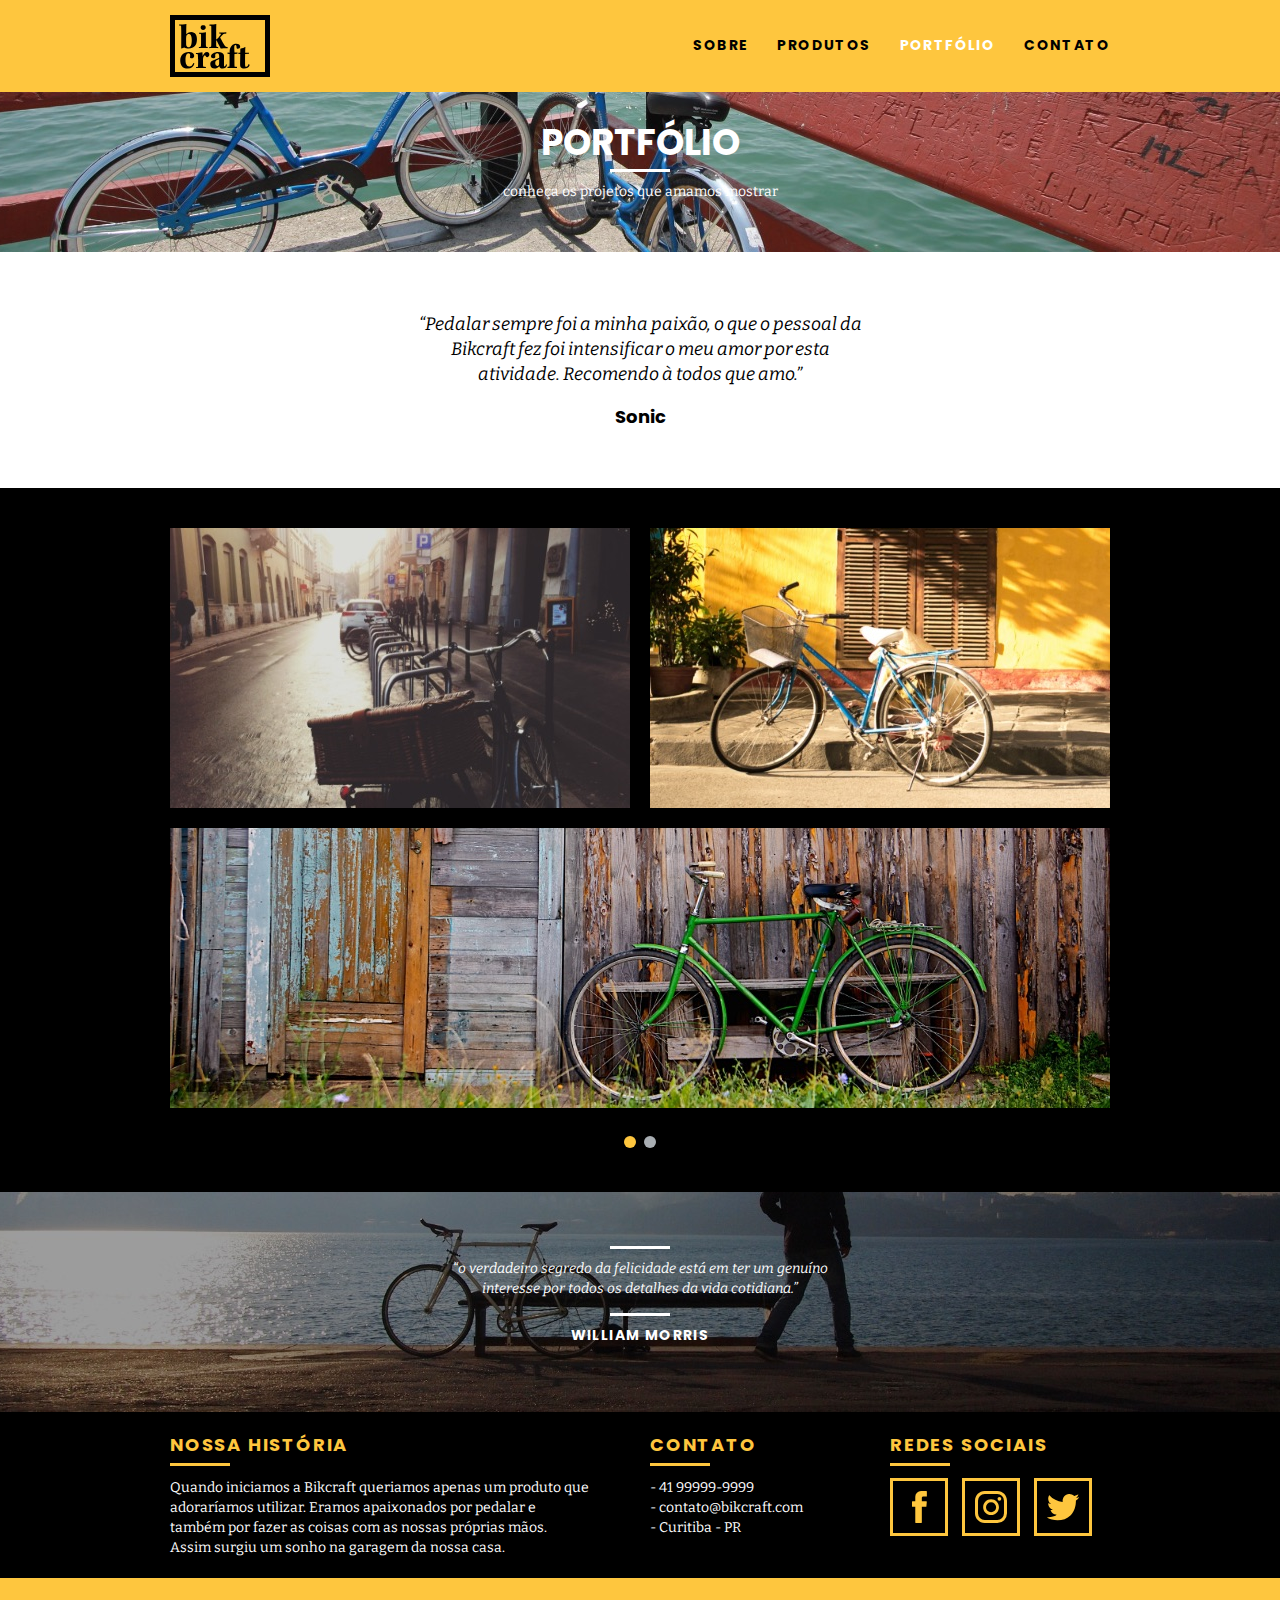
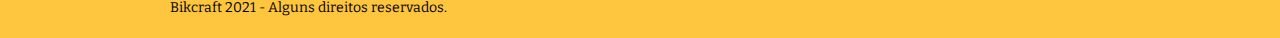
<file: src/pages/portfolio.html>
<!DOCTYPE html>
<html lang="pt-br">
	<head>
		<meta charset="UTF-8">
		<meta http-equiv="X-UA-Compatible" content="IE=edge">
		<meta name="viewport" content="width=device-width, initial-scale=1.0">
		<title>Bikcraft - Portfólio</title>
		<meta name="description" content="Compre a sua bicicleta personalizada na Bikcraft.
		Possuímos modelos Passeio, Retrô e Esporte.">

		<meta property="og:type" content="website"/>
		<meta property="og:title" content="Bikcraft - Bicicletas Personalizadas"/>
		<meta property="og:description" content="Compre a sua bicicleta personalizada na Bikcraft.
		Possuímos modelos Passeio, Retrô e Esporte."/>
		<meta property="og:url" content="http://bikcraft.com.br/portfolio.html"/>
		<meta property="og:image" content="http://bikcraft.com.br/assets/og-image.png"/>

		<link rel="shortcut icon" href="../assets/favicon.ico">
		<link rel="stylesheet" href="../css/normalize.css">
		<link rel="stylesheet" href="../css/reset.css">
		<link rel="stylesheet" href="../css/grid.css">
		<link rel="stylesheet" href="../css/style.css">
		<link rel="stylesheet" href="../css/responsivo.css">
		<script>document.documentElement.classList.add('js');</script>
	</head>
	<body>

		<header class="header">
			<div class="container">
				<a href="index.html" class="grid-4">
					<img src="../assets/bikcraft.svg" alt="Bikcraft">
				</a>
				<nav class="grid-12 header_menu">
					<ul>
						<li><a href="sobre.html">Sobre</a></li>
						<li><a href="produtos.html">Produtos</a></li>
						<li><a href="portfolio.html" class="menu_ativo">Portfólio</a></li>
						<li><a href="contato.html">Contato</a></li>
					</ul>
				</nav>
			</div>
		</header>

		<section class="introducao-interna interna_portfolio">
			<div class="container">
				<h1 data-anime="500" class="fadeInDown">Portfólio</h1>
				<p data-anime="1000" class="fadeInDown">conheça os projetos que amamos mostrar</p>
			</div>
		</section>

		<section class="container fadeInDown" data-slide="quote" data-anime="1000">
			<blockquote class="quote_clientes">
				<p>“Pedalar sempre foi a minha paixão, o que o pessoal da Bikcraft fez foi intensificar o meu amor por esta atividade. Recomendo à todos que amo.”</p>
				<cite>Sonic</cite>
			</blockquote>
			<blockquote class="quote_clientes">
				<p>“Aqueles que ainda não possuem uma Bikcraft, não sabem o que estão perdendo. A precisão é absurda e a velocidade transcendental. Nunca vida nada igual.”</p>
				<cite>Bob Esponja</cite>
			</blockquote>
			<blockquote class="quote_clientes">
				<p>“Aqueles que ainda não possuem uma Bikcraft, não sabem o que estão perdendo. A precisão é absurda e a velocidade transcendental. Nunca vida nada igual.”</p>
				<cite>Pikachu</cite>
			</blockquote>
		</section>

		<section class="portfolio">
			<div class="container" data-slide="portfolio">
				<ul class="portfolio_lista">
					<li class="grid-8"><img src="../assets/images/portfolio/retro.jpg" alt="Bicicleta Retrô"></li>
					<li class="grid-8"><img src="../assets/images/portfolio/passeio.jpg" alt="Bicicleta Passeio"></li>
					<li class="grid-16"><img src="../assets/images/portfolio/esporte.jpg" alt="Bicicleta Esporte"></li>
				</ul>
				<ul class="portfolio_lista">
					<li class="grid-8"><img src="../assets/images/portfolio/passeio.jpg" alt="Bicicleta Passeio"></li>
					<li class="grid-8"><img src="../assets/images/portfolio/retro.jpg" alt="Bicicleta Retrô"></li>
					<li class="grid-16"><img src="../assets/images/portfolio/esporte.jpg" alt="Bicicleta Esporte"></li>
				</ul>
			</div>
		</section>

		<div class="quebra">
			<blockquote class="quote-externo container">
				<p>“o verdadeiro segredo da felicidade está em ter um genuíno interesse por todos os detalhes da vida cotidiana.”</p>
				<cite>WILLIAM MORRIS</cite>
			</blockquote>
		</div>

		<footer>
			<div class="footer">
				<div class="container">

					<div class="grid-8 footer_historia">
						<h3>Nossa História</h3>
						<p>Quando iniciamos a Bikcraft queriamos apenas um produto que adoraríamos utilizar. Eramos apaixonados por pedalar e também por fazer as coisas com as nossas próprias mãos. Assim surgiu um sonho na garagem da nossa casa.</p>
					</div>

					<div class="grid-4 footer_contato">
						<h3>Contato</h3>
						<ul>
							<li>- 41 99999-9999</li>
							<li>- contato@bikcraft.com</li>
							<li>- Curitiba - PR</li>
						</ul>
					</div>

					<div class="grid-4 footer_redes">
						<h3>Redes Sociais</h3>
						<ul>
							<li><a href="http://facebook.com" target="_blank"><img src="../assets/social/facebook.svg" alt="Facebook"></a></li>
							<li><a href="http://instagram.com" target="_blank"><img src="../assets/social/instagram.svg" alt="Instagram"></a></li>
							<li><a href="http://twitter.com" target="_blank"><img src="../assets/social/twitter.svg" alt="Twitter"></a></li>
						</ul>
					</div>

				</div>
			</div>

			<div class="copy">
				<div class="container">
					<p class="grid-16">Bikcraft 2021 - Alguns direitos reservados.</p>
				</div>
			</div>
		</footer>
		
		<script src="../js/simple-slide.js"></script>
		<script src="../js/simple-anime.js"></script>
		<script src="../js/script.js"></script>
	</body>
</html>
</file>
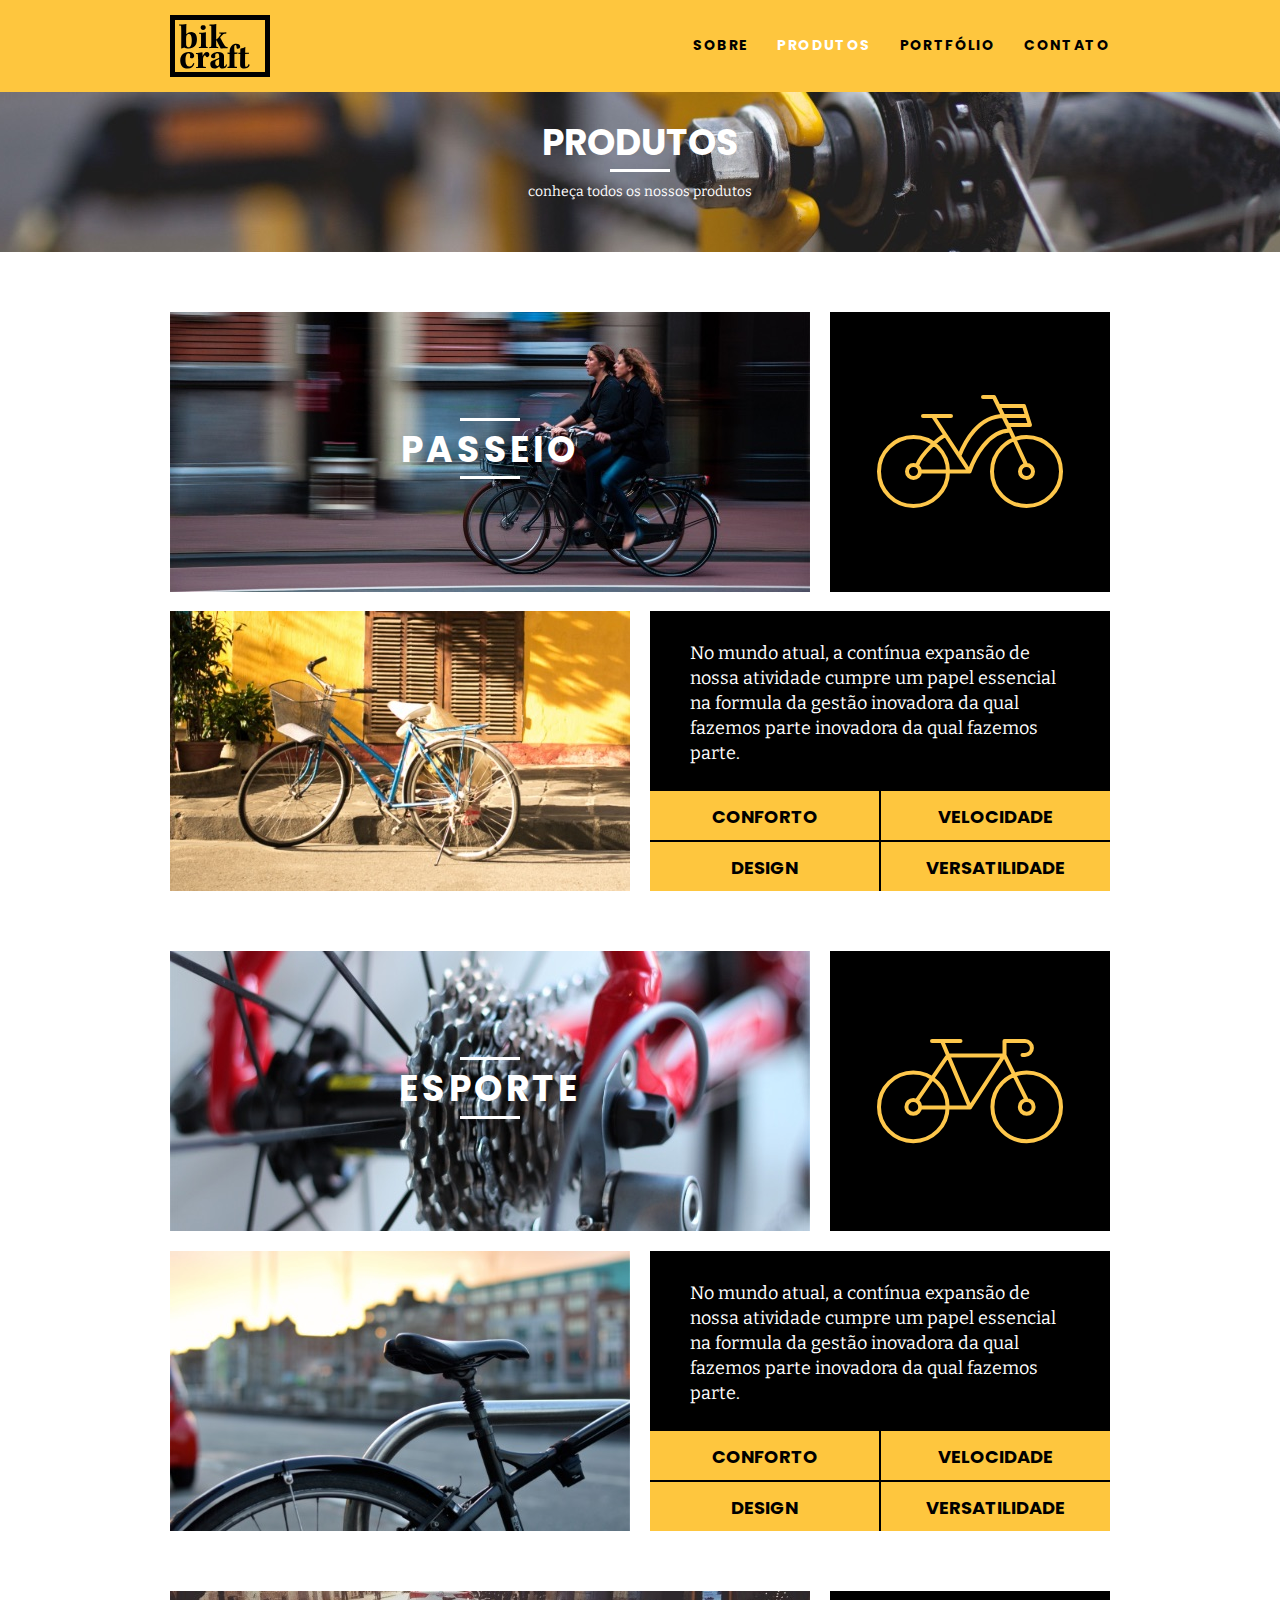
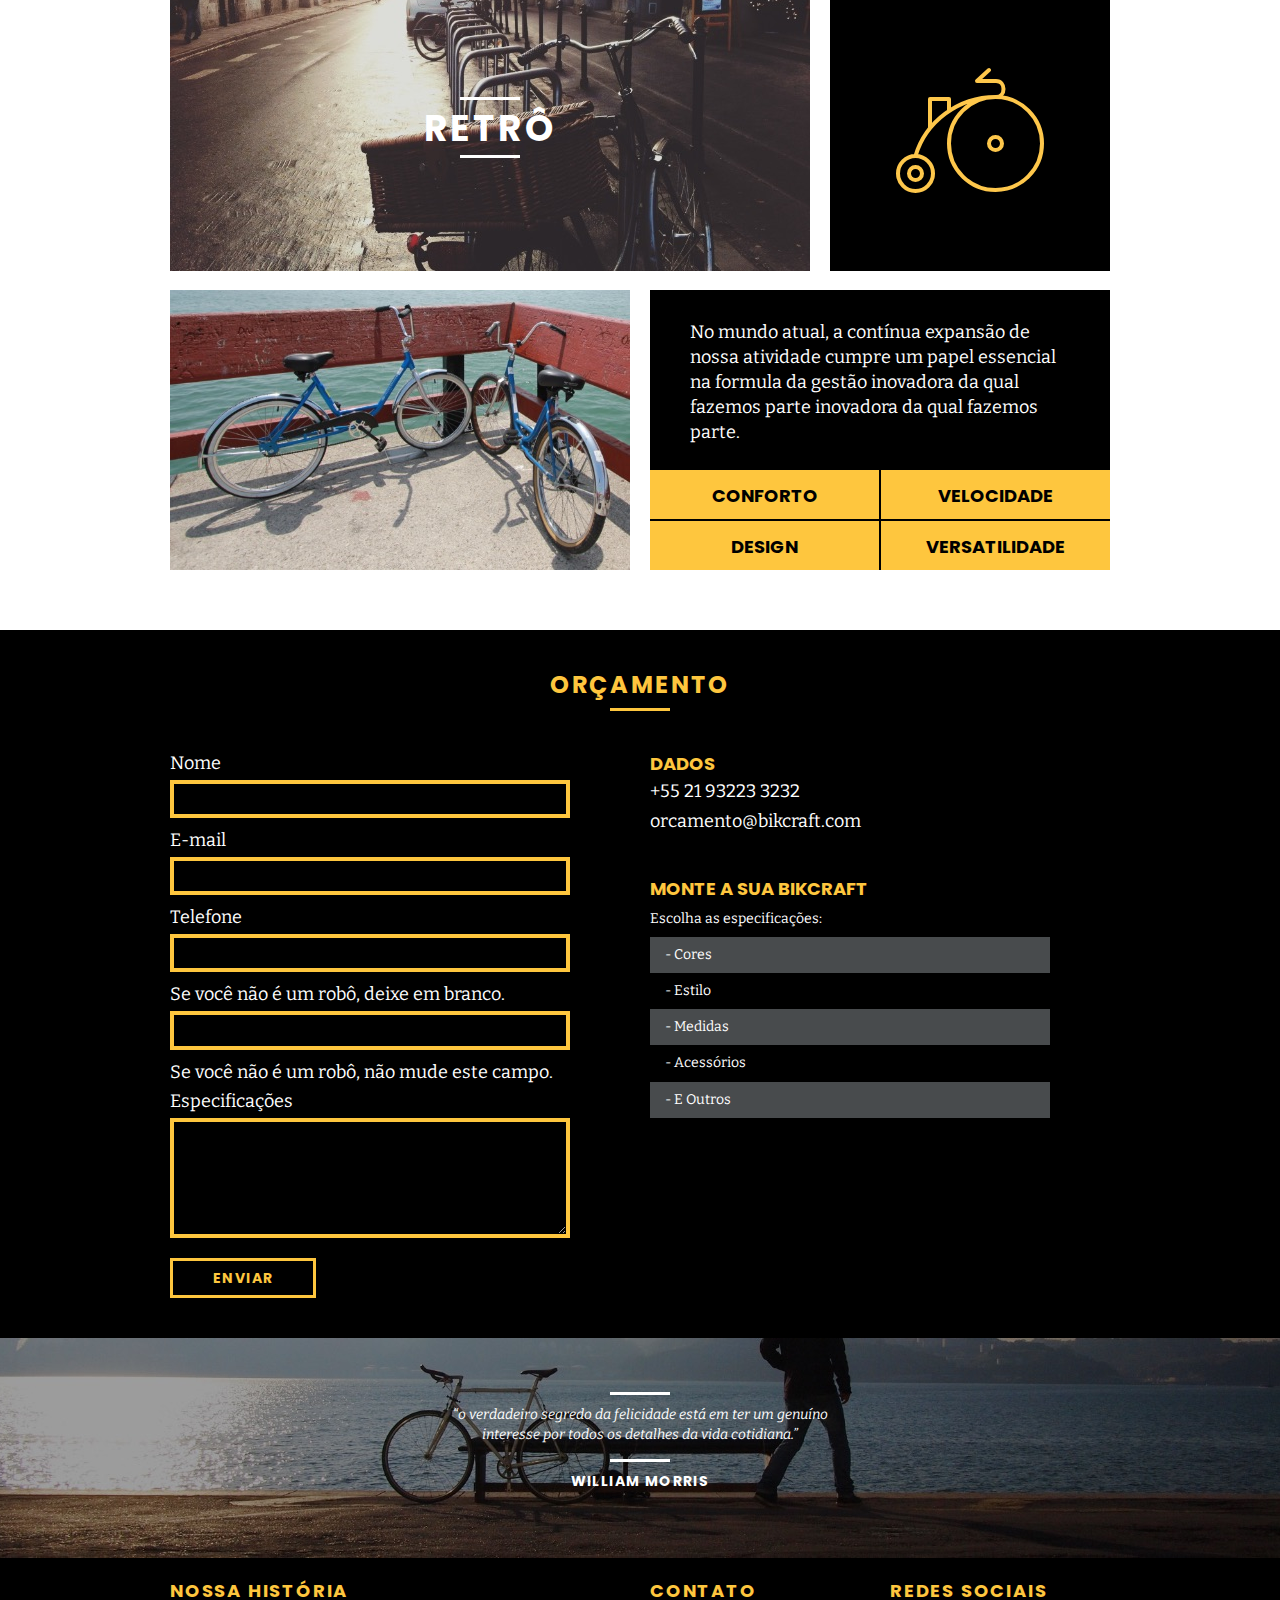
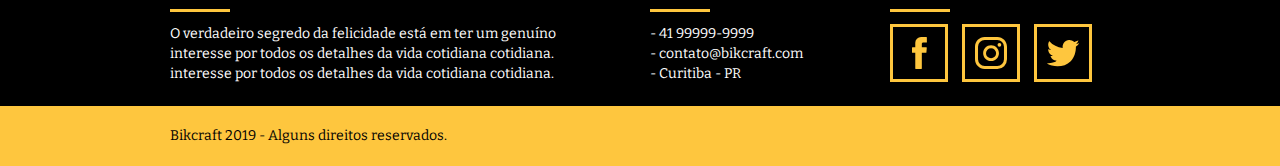
<file: src/Pages/produtos.html>
<!DOCTYPE html>
<html lang="pt-br">
	<head>
		<meta charset="UTF-8">
		<meta http-equiv="X-UA-Compatible" content="IE=edge">
		<meta name="viewport" content="width=device-width, initial-scale=1.0">
		<title>Bikcraft - Produtos</title>
		<link rel="shortcut icon" href="../assets/favicon.ico">
		<link rel="stylesheet" href="../css/normalize.css">
		<link rel="stylesheet" href="../css/reset.css">
		<link rel="stylesheet" href="../css/grid.css">
		<link rel="stylesheet" href="../css/style.css">
		<link rel="stylesheet" href="../css/responsivo.css">
		<script>document.documentElement.classList.add('js');</script>
	</head>
	<body>

		<header class="header">
			<div class="container">
				<a href="index.html" class="grid-4">
					<img src="../assets/bikcraft.svg" alt="Bikcraft">
				</a>
				<nav class="grid-12 header_menu">
					<ul>
						<li><a href="sobre.html">Sobre</a></li>
						<li><a href="produtos.html" class="menu_ativo">Produtos</a></li>
						<li><a href="portfolio.html">Portfólio</a></li>
						<li><a href="contato.html">Contato</a></li>
					</ul>
				</nav>
			</div>
		</header>

		<section class="introducao-interna interna_produtos">
			<div class="container">
				<h1 data-anime="500" class="fadeInDown">Produtos</h1>
				<p data-anime="1000" class="fadeInDown">conheça todos os nossos produtos</p>
			</div>
		</section>

		<section class="container produto_item fadeInDown" data-anime="1000">
			<div class="grid-11">
				<img src="../assets/images/produtos/bikcraft-passeio-1.jpg" alt="Bikcraft Passeio">
				<h2>Passeio</h2>
			</div>
			<div class="grid-5 produto_icone"><img src="../assets/images/produtos/passeio.svg"></div>
			<div class="grid-8"><img src="../assets/images/produtos/bikcraft-passeio-2.jpg" alt="Bikcraft Passeio"></div>
			<div class="grid-8 produto_info">
				<p>No mundo atual, a contínua expansão de nossa atividade cumpre um papel essencial na formula da gestão inovadora da qual fazemos parte inovadora da qual fazemos parte.</p>
				<ul>
					<li>Conforto</li>
					<li>Velocidade</li>
					<li>Design</li>
					<li>Versatilidade</li>
				</ul>
			</div>
		</section>

		<section class="container produto_item fadeInDown" data-anime="1000">
			<div class="grid-11">
				<img src="../assets/images/produtos/bikcraft-esporte-1.jpg" alt="Bikcraft Esporte">
				<h2>Esporte</h2>
			</div>
			<div class="grid-5 produto_icone"><img src="../assets/images/produtos/esporte.svg"></div>
			<div class="grid-8"><img src="../assets/images/produtos/bikcraft-esporte-2.jpg" alt="Bikcraft Esporte"></div>
			<div class="grid-8 produto_info">
				<p>No mundo atual, a contínua expansão de nossa atividade cumpre um papel essencial na formula da gestão inovadora da qual fazemos parte inovadora da qual fazemos parte.</p>
				<ul>
					<li>Conforto</li>
					<li>Velocidade</li>
					<li>Design</li>
					<li>Versatilidade</li>
				</ul>
			</div>
		</section>

		<section class="container produto_item fadeInDown" data-anime="1000">
			<div class="grid-11">
				<img src="../assets/images/produtos/bikcraft-retro-1.jpg" alt="Bikcraft Retrô">
				<h2>Retrô</h2>
			</div>
			<div class="grid-5 produto_icone"><img src="../assets/images/produtos/retro.svg"></div>
			<div class="grid-8"><img src="../assets/images/produtos/bikcraft-retro-2.jpg" alt="Bikcraft Retrô"></div>
			<div class="grid-8 produto_info">
				<p>No mundo atual, a contínua expansão de nossa atividade cumpre um papel essencial na formula da gestão inovadora da qual fazemos parte inovadora da qual fazemos parte.</p>
				<ul>
					<li>Conforto</li>
					<li>Velocidade</li>
					<li>Design</li>
					<li>Versatilidade</li>
				</ul>
			</div>
		</section>

		<section class="orcamento">
			<div class="container">
				<h2 class="subtitulo">Orçamento</h2>
				<form id="form_orcamento" class="form grid-8" method="post" action="../enviar-sendgrid.php">
					<label for="nome">Nome</label>
					<input type="text" id="nome" required>
					<label for="email">E-mail</label>
					<input type="email" id="email" required>
					<label for="telefone">Telefone</label>
					<input type="text" id="telefone">
					<label class="nao-aparece">Se você não é um robô, deixe em branco.</label>
					<input type="text" class="nao-aparece" name="leaveblank">
					<label class="nao-aparece">Se você não é um robô, não mude este campo.</label>
					<label for="espec">Especificações</label>
					<textarea id="espec" required></textarea>
					<button id="enviar" name="enviar" type="submit" class="btn">Enviar</button>
				</form>
				<div class="orcamento_dados grid-8">
					<h3>Dados</h3>
					<span>+55 21 93223 3232</span>
					<span>orcamento@bikcraft.com</span>
					<h3>Monte a sua Bikcraft</h3>
					<p>Escolha as especificações:</p>
					<ul>
						<li>- Cores</li>
    					<li>- Estilo</li>
    					<li>- Medidas</li>
   						<li>- Acessórios</li>
    					<li>- E Outros</li>
					</ul>
				</div>
			</div>
		</section>

		<section class="quebra">
			<blockquote class="quote-externo container">
				<p>“o verdadeiro segredo da felicidade está em ter um genuíno interesse por todos os detalhes da vida cotidiana.”</p>
				<cite>WILLIAM MORRIS</cite>
			</blockquote>
		</section>

		<footer>
			<div class="footer">
				<div class="container">

					<div class="grid-8 footer_historia">
						<h3>Nossa História</h3>
						<p>O verdadeiro segredo da felicidade está em ter um genuíno interesse por todos os detalhes da vida cotidiana cotidiana. interesse por todos os detalhes da vida cotidiana cotidiana.</p>
					</div>

					<div class="grid-4 footer_contato">
						<h3>Contato</h3>
						<ul>
							<li>- 41 99999-9999</li>
							<li>- contato@bikcraft.com</li>
							<li>- Curitiba - PR</li>
						</ul>
					</div>

					<div class="grid-4 footer_redes">
						<h3>Redes Sociais</h3>
						<ul>
							<li><a href="http://facebook.com" target="_blank"><img src="../assets/social/facebook.svg"></a></li>
							<li><a href="http://instagram.com" target="_blank"><img src="../assets/social/instagram.svg"></a></li>
							<li><a href="http://twitter.com" target="_blank"><img src="../assets/social/twitter.svg"></a></li>
						</ul>
					</div>

				</div>
			</div>

			<div class="copy">
				<div class="container">
					<p class="grid-16">Bikcraft 2019 - Alguns direitos reservados.</p>
				</div>
			</div>
		</footer>

		<script type="text/javascript" src="../js/simple-form.js"></script>
		<script type="text/javascript" src="../js/simple-anime.js"></script>
		<script type="text/javascript" src="../js/script.js"></script>
	</body>
</html>
</file>
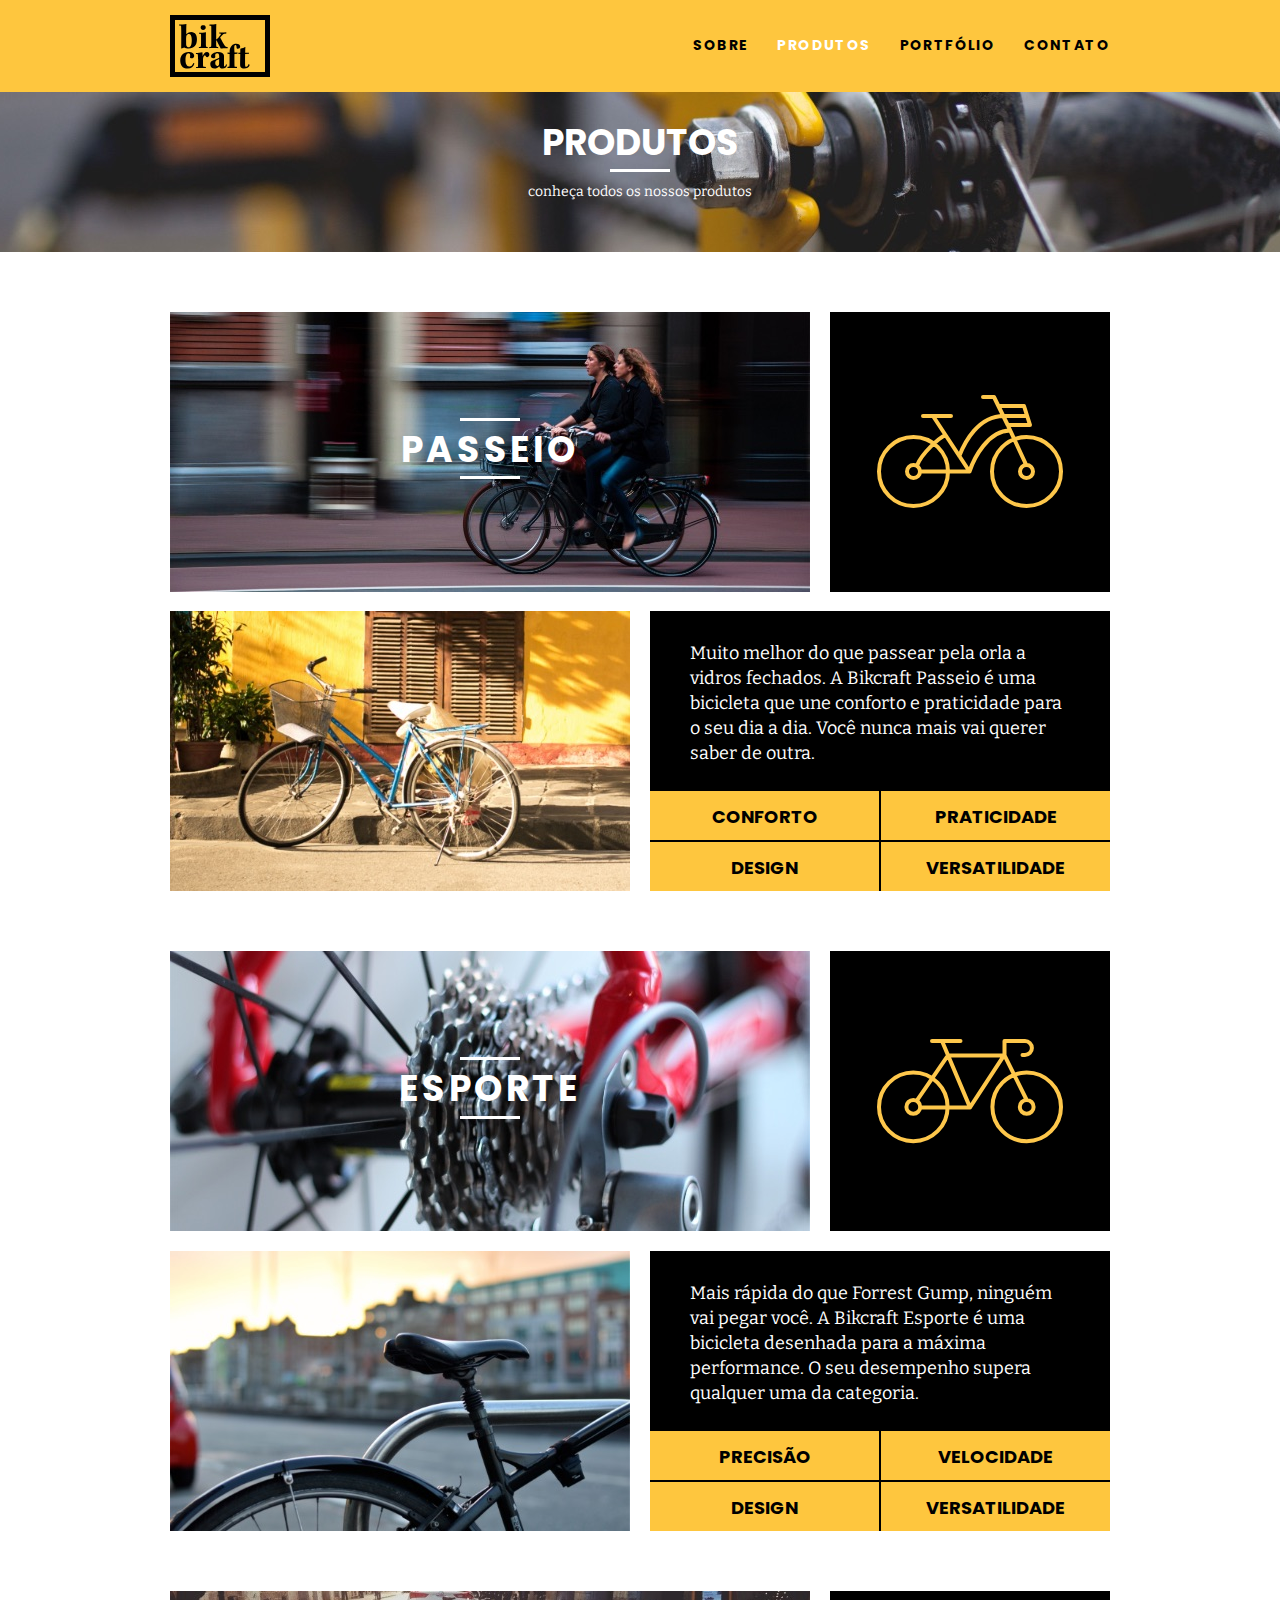
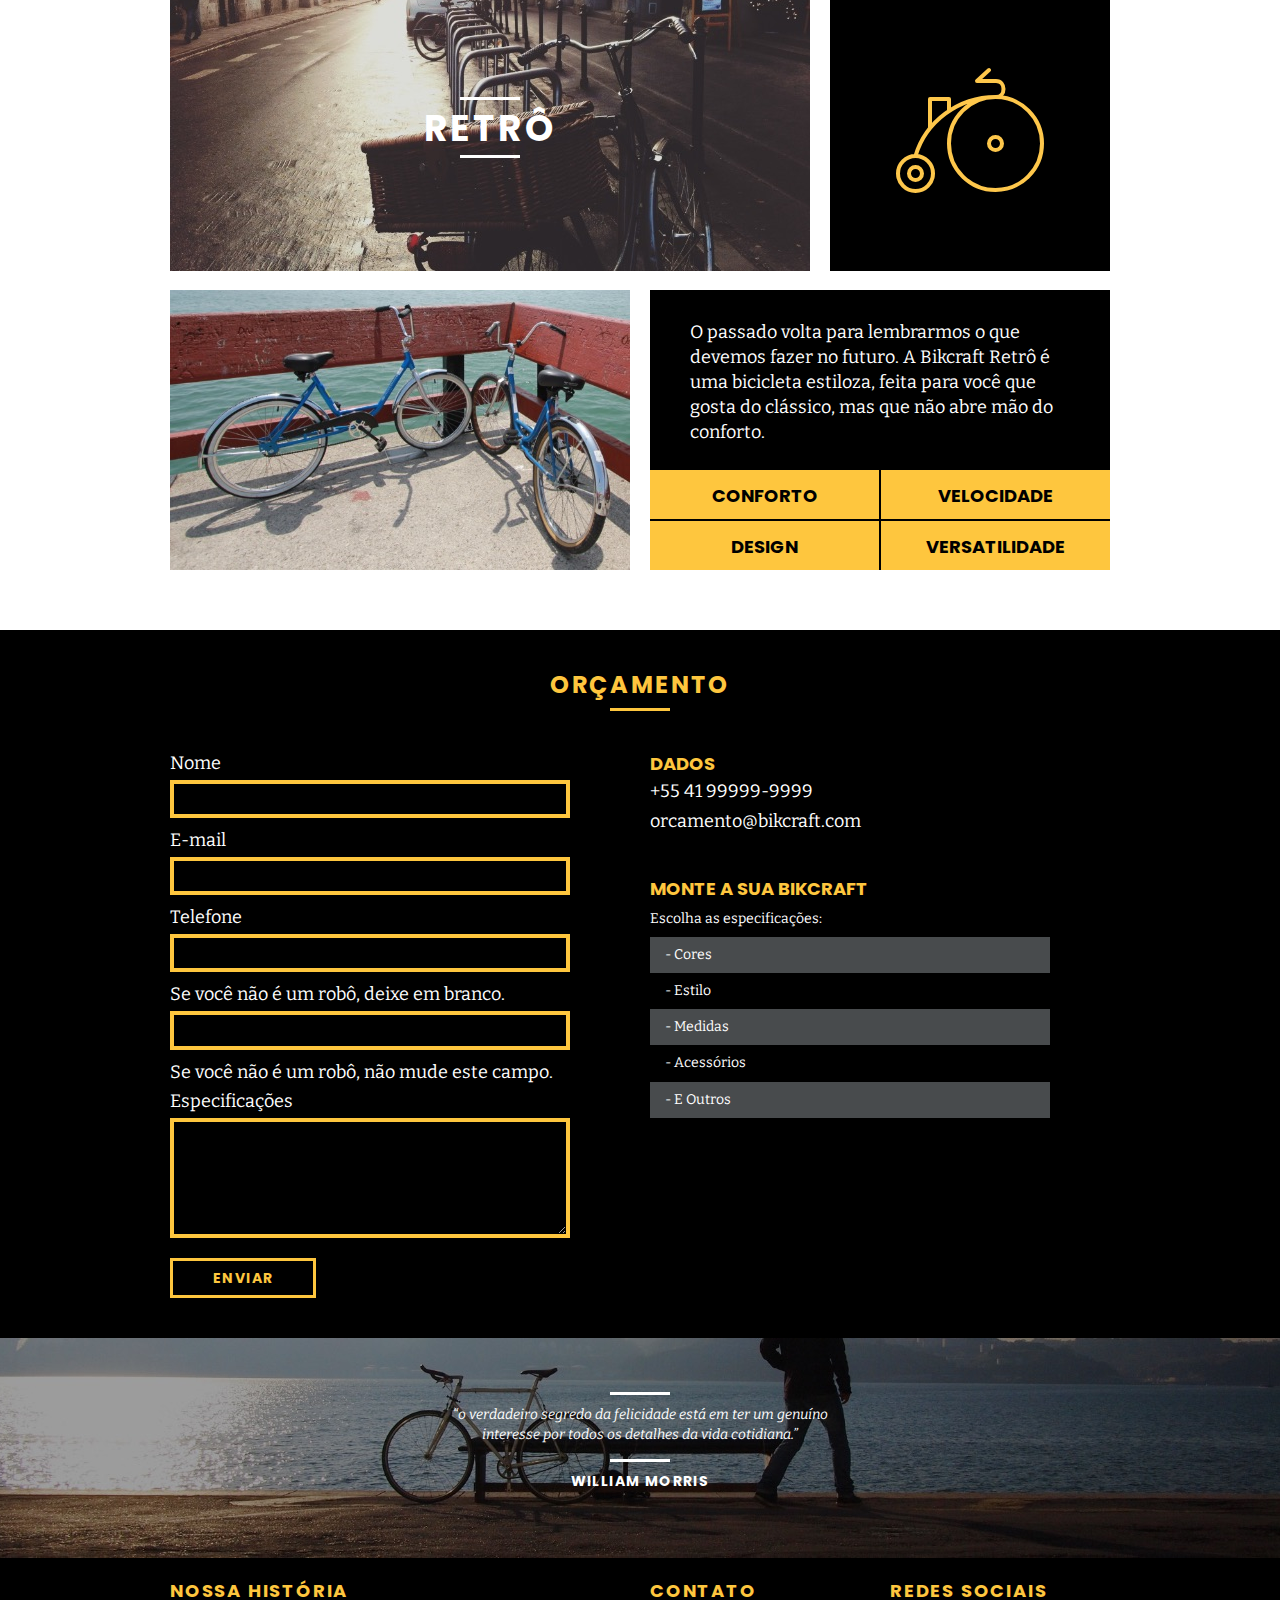
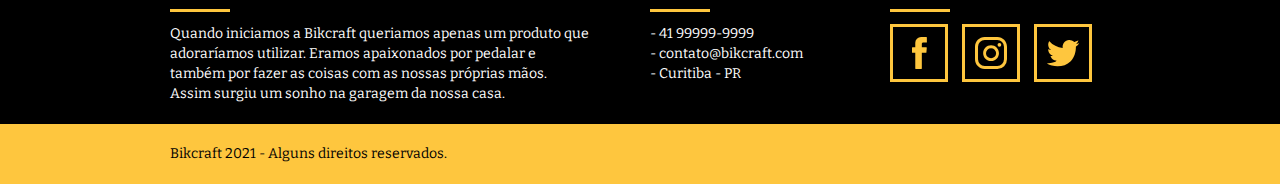
<file: src/pages/produtos.html>
<!DOCTYPE html>
<html lang="pt-br">
	<head>
		<meta charset="UTF-8">
		<meta http-equiv="X-UA-Compatible" content="IE=edge">
		<meta name="viewport" content="width=device-width, initial-scale=1.0">
		<title>Bikcraft - Produtos</title>
		<meta name="description" content="Compre a sua bicicleta personalizada na Bikcraft.
		Possuímos modelos Passeio, Retrô e Esporte.">

		<meta property="og:type" content="website"/>
		<meta property="og:title" content="Bikcraft - Bicicletas Personalizadas"/>
		<meta property="og:description" content="Compre a sua bicicleta personalizada na Bikcraft.
		Possuímos modelos Passeio, Retrô e Esporte."/>
		<meta property="og:url" content="http://bikcraft.com.br/produtos.html"/>
		<meta property="og:image" content="http://bikcraft.com.br/assets/og-image.png"/>

		<link rel="shortcut icon" href="../assets/favicon.ico">
		<link rel="stylesheet" href="../css/normalize.css">
		<link rel="stylesheet" href="../css/reset.css">
		<link rel="stylesheet" href="../css/grid.css">
		<link rel="stylesheet" href="../css/style.css">
		<link rel="stylesheet" href="../css/responsivo.css">
		<script>document.documentElement.classList.add('js');</script>
	</head>
	<body>

		<header class="header">
			<div class="container">
				<a href="index.html" class="grid-4">
					<img src="../assets/bikcraft.svg" alt="Bikcraft">
				</a>
				<nav class="grid-12 header_menu">
					<ul>
						<li><a href="sobre.html">Sobre</a></li>
						<li><a href="produtos.html" class="menu_ativo">Produtos</a></li>
						<li><a href="portfolio.html">Portfólio</a></li>
						<li><a href="contato.html">Contato</a></li>
					</ul>
				</nav>
			</div>
		</header>

		<section class="introducao-interna interna_produtos">
			<div class="container">
				<h1 data-anime="500" class="fadeInDown">Produtos</h1>
				<p data-anime="1000" class="fadeInDown">conheça todos os nossos produtos</p>
			</div>
		</section>

		<section class="container produto_item fadeInDown" data-anime="1000">
			<div class="grid-11">
				<img src="../assets/images/produtos/bikcraft-passeio-1.jpg" alt="Bikcraft Passeio">
				<h2>Passeio</h2>
			</div>
			<div class="grid-5 produto_icone"><img src="../assets/images/produtos/passeio.svg"></div>
			<div class="grid-8"><img src="../assets/images/produtos/bikcraft-passeio-2.jpg" alt="Bikcraft Passeio"></div>
			<div class="grid-8 produto_info">
				<p>Muito melhor do que passear pela orla a vidros fechados. A Bikcraft Passeio é uma bicicleta que une conforto e praticidade para o seu dia a dia. Você nunca mais vai querer saber de outra.</p>
				<ul>
					<li>Conforto</li>
					<li>Praticidade</li>
					<li>Design</li>
					<li>Versatilidade</li>
				</ul>
			</div>
		</section>

		<section class="container produto_item fadeInDown" data-anime="1000">
			<div class="grid-11">
				<img src="../assets/images/produtos/bikcraft-esporte-1.jpg" alt="Bikcraft Esporte">
				<h2>Esporte</h2>
			</div>
			<div class="grid-5 produto_icone"><img src="../assets/images/produtos/esporte.svg"></div>
			<div class="grid-8"><img src="../assets/images/produtos/bikcraft-esporte-2.jpg" alt="Bikcraft Esporte"></div>
			<div class="grid-8 produto_info">
				<p>Mais rápida do que Forrest Gump, ninguém vai pegar você. A Bikcraft Esporte é uma bicicleta desenhada para a máxima performance. O seu desempenho supera qualquer uma da categoria.</p>
				<ul>
					<li>Precisão</li>
					<li>Velocidade</li>
					<li>Design</li>
					<li>Versatilidade</li>
				</ul>
			</div>
		</section>

		<section class="container produto_item fadeInDown" data-anime="1000">
			<div class="grid-11">
				<img src="../assets/images/produtos/bikcraft-retro-1.jpg" alt="Bikcraft Retrô">
				<h2>Retrô</h2>
			</div>
			<div class="grid-5 produto_icone"><img src="../assets/images/produtos/retro.svg"></div>
			<div class="grid-8"><img src="../assets/images/produtos/bikcraft-retro-2.jpg" alt="Bikcraft Retrô"></div>
			<div class="grid-8 produto_info">
				<p>O passado volta para lembrarmos o que devemos fazer no futuro. A Bikcraft Retrô é uma bicicleta estiloza, feita para você que gosta do clássico, mas que não abre mão do conforto.</p>
				<ul>
					<li>Conforto</li>
					<li>Velocidade</li>
					<li>Design</li>
					<li>Versatilidade</li>
				</ul>
			</div>
		</section>

		<section class="orcamento">
			<div class="container">
				<h2 class="subtitulo">Orçamento</h2>
				<form id="form_orcamento" class="form grid-8" method="post" action="../enviar-sendgrid.php">
					<label for="nome">Nome</label>
					<input type="text" id="nome" required>
					<label for="email">E-mail</label>
					<input type="email" id="email" required>
					<label for="telefone">Telefone</label>
					<input type="text" id="telefone">
					<label class="nao-aparece">Se você não é um robô, deixe em branco.</label>
					<input type="text" class="nao-aparece" name="leaveblank">
					<label class="nao-aparece">Se você não é um robô, não mude este campo.</label>
					<label for="espec">Especificações</label>
					<textarea id="espec" required></textarea>
					<button id="enviar" name="enviar" type="submit" class="btn">Enviar</button>
				</form>
				<div class="orcamento_dados grid-8">
					<h3>Dados</h3>
					<span>+55 41 99999-9999</span>
					<span>orcamento@bikcraft.com</span>
					<h3>Monte a sua Bikcraft</h3>
					<p>Escolha as especificações:</p>
					<ul>
						<li>- Cores</li>
    					<li>- Estilo</li>
    					<li>- Medidas</li>
   						<li>- Acessórios</li>
    					<li>- E Outros</li>
					</ul>
				</div>
			</div>
		</section>

		<div class="quebra">
			<blockquote class="quote-externo container">
				<p>“o verdadeiro segredo da felicidade está em ter um genuíno interesse por todos os detalhes da vida cotidiana.”</p>
				<cite>WILLIAM MORRIS</cite>
			</blockquote>
		</div>

		<footer>
			<div class="footer">
				<div class="container">

					<div class="grid-8 footer_historia">
						<h3>Nossa História</h3>
						<p>Quando iniciamos a Bikcraft queriamos apenas um produto que adoraríamos utilizar. Eramos apaixonados por pedalar e também por fazer as coisas com as nossas próprias mãos. Assim surgiu um sonho na garagem da nossa casa.</p>
					</div>

					<div class="grid-4 footer_contato">
						<h3>Contato</h3>
						<ul>
							<li>- 41 99999-9999</li>
							<li>- contato@bikcraft.com</li>
							<li>- Curitiba - PR</li>
						</ul>
					</div>

					<div class="grid-4 footer_redes">
						<h3>Redes Sociais</h3>
						<ul>
							<li><a href="http://facebook.com" target="_blank"><img src="../assets/social/facebook.svg" alt="Facebook"></a></li>
							<li><a href="http://instagram.com" target="_blank"><img src="../assets/social/instagram.svg" alt="Instagram"></a></li>
							<li><a href="http://twitter.com" target="_blank"><img src="../assets/social/twitter.svg" alt="Twitter"></a></li>
						</ul>
					</div>

				</div>
			</div>

			<div class="copy">
				<div class="container">
					<p class="grid-16">Bikcraft 2021 - Alguns direitos reservados.</p>
				</div>
			</div>
		</footer>

		<script src="../js/simple-form.js"></script>
		<script src="../js/simple-anime.js"></script>
		<script src="../js/script.js"></script>
	</body>
</html>
</file>
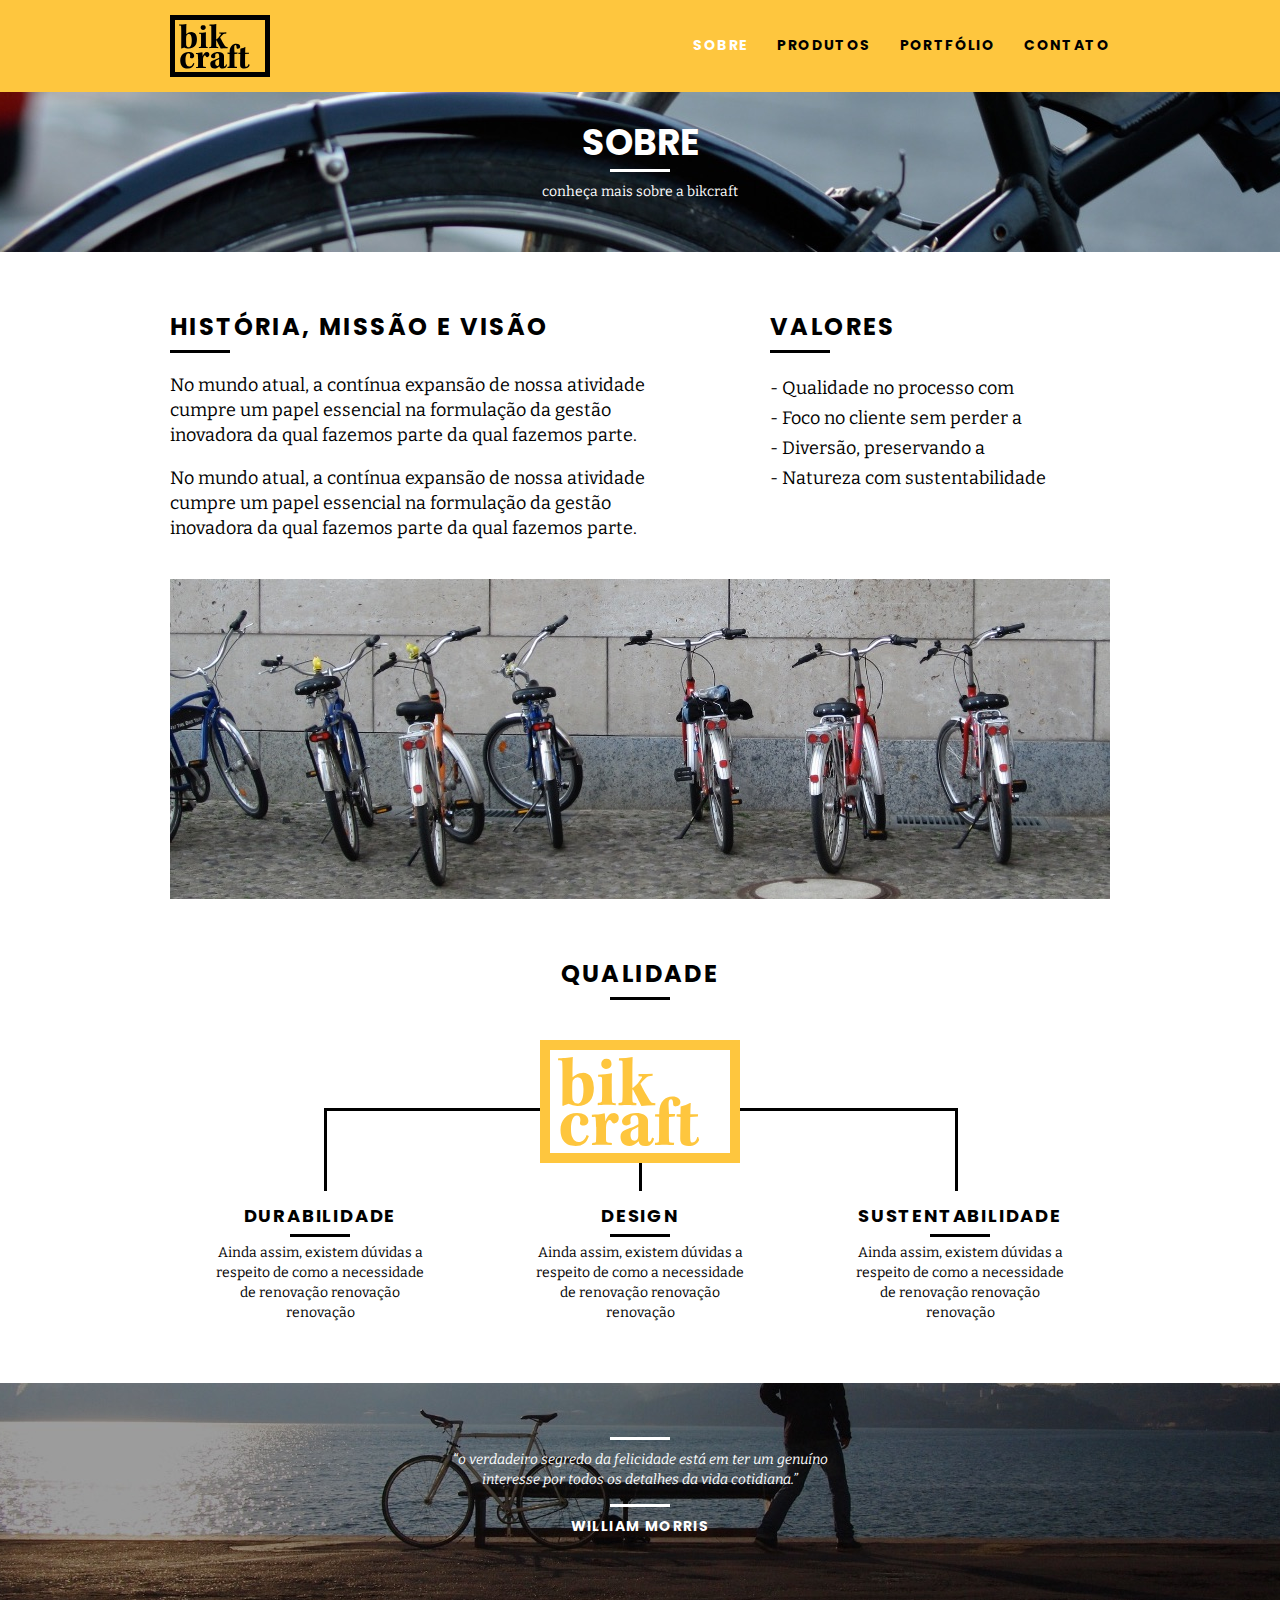
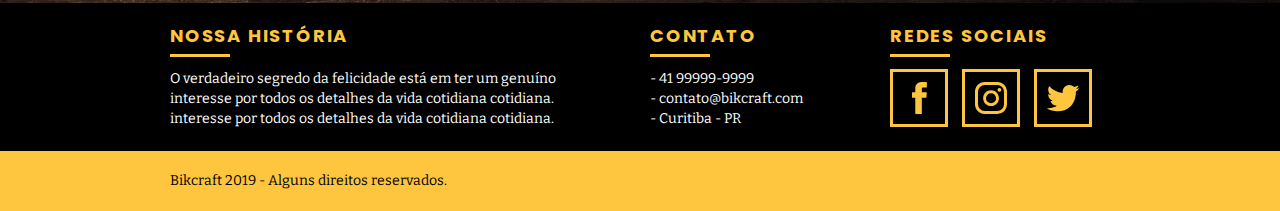
<file: src/Pages/sobre.html>
<!DOCTYPE html>
<html lang="pt-br">
	<head>
		<meta charset="UTF-8">
		<meta http-equiv="X-UA-Compatible" content="IE=edge">
		<meta name="viewport" content="width=device-width, initial-scale=1.0">
		<title>Bikcraft - Sobre</title>
		<link rel="shortcut icon" href="../assets/favicon.ico">
		<link rel="stylesheet" href="../css/normalize.css">
		<link rel="stylesheet" href="../css/reset.css">
		<link rel="stylesheet" href="../css/grid.css">
		<link rel="stylesheet" href="../css/style.css">
		<link rel="stylesheet" href="../css/responsivo.css">
		<script>document.documentElement.classList.add('js');</script>
	</head>
	<body>

		<header class="header">
			<div class="container">
				<a href="index.html" class="grid-4">
					<img src="../assets/bikcraft.svg" alt="Bikcraft">
				</a>
				<nav class="grid-12 header_menu">
					<ul>
						<li><a href="sobre.html" class="menu_ativo">Sobre</a></li>
						<li><a href="produtos.html">Produtos</a></li>
						<li><a href="portfolio.html">Portfólio</a></li>
						<li><a href="contato.html">Contato</a></li>
					</ul>
				</nav>
			</div>
		</header>

		<section class="introducao-interna interna_sobre">
			<div class="container">
				<h1>Sobre</h1>
				<p>conheça mais sobre a bikcraft</p>
			</div>
		</section>

		<section class="missao_sobre container">
			<div class="grid-10">
				<h2 class="subtitulo-interno">História, Missão e Visão</h2>
				<p>No mundo atual, a contínua expansão de nossa atividade cumpre um papel essencial na formulação da gestão inovadora da qual fazemos parte da qual fazemos parte.</p>
				<p>No mundo atual, a contínua expansão de nossa atividade cumpre um papel essencial na formulação da gestão inovadora da qual fazemos parte da qual fazemos parte.</p>
			</div>
			<div class="grid-6">
				<h2 class="subtitulo-interno">Valores</h2>
				<ul>
					<li>- Qualidade no processo com</li>
					<li>- Foco no cliente sem perder a</li>
					<li>- Diversão, preservando a</li>
					<li>- Natureza com sustentabilidade</li>
				</ul>
			</div>

			<div class="grid-16 foto-equipe">
				<img src="../assets/images/equipe-bikcraft.jpg" alt="Equipe Bikcraft">
			</div>

		</section>

		<section class="qualidade container">
			<h2 class="subtitulo">Qualidade</h2>
			<img src="../assets/bikcraft-qualidade.svg" alt="Bikcraft">
			<ul class="qualidade_lista">
				<li class="grid-1-3">
					<h3>Durabilidade</h3>
					<p>Ainda assim, existem dúvidas a respeito de como a necessidade de renovação renovação renovação</p>
				</li>
				<li class="grid-1-3">
					<h3>Design</h3>
					<p>Ainda assim, existem dúvidas a respeito de como a necessidade de renovação renovação renovação</p>
				</li>
				<li class="grid-1-3">
					<h3>Sustentabilidade</h3>
					<p>Ainda assim, existem dúvidas a respeito de como a necessidade de renovação renovação renovação</p>
				</li>
			</ul>
		</section>

		<section class="quebra">
			<blockquote class="quote-externo container">
				<p>“o verdadeiro segredo da felicidade está em ter um genuíno interesse por todos os detalhes da vida cotidiana.”</p>
				<cite>WILLIAM MORRIS</cite>
			</blockquote>
		</section>

		<footer>
			<div class="footer">
				<div class="container">

					<div class="grid-8 footer_historia">
						<h3>Nossa História</h3>
						<p>O verdadeiro segredo da felicidade está em ter um genuíno interesse por todos os detalhes da vida cotidiana cotidiana. interesse por todos os detalhes da vida cotidiana cotidiana.</p>
					</div>

					<div class="grid-4 footer_contato">
						<h3>Contato</h3>
						<ul>
							<li>- 41 99999-9999</li>
							<li>- contato@bikcraft.com</li>
							<li>- Curitiba - PR</li>
						</ul>
					</div>

					<div class="grid-4 footer_redes">
						<h3>Redes Sociais</h3>
						<ul>
							<li><a href="http://facebook.com" target="_blank"><img src="../assets/social/facebook.svg"></a></li>
							<li><a href="http://instagram.com" target="_blank"><img src="../assets/social/instagram.svg"></a></li>
							<li><a href="http://twitter.com" target="_blank"><img src="../assets/social/twitter.svg"></a></li>
						</ul>
					</div>

				</div>
			</div>

			<div class="copy">
				<div class="container">
					<p class="grid-16">Bikcraft 2019 - Alguns direitos reservados.</p>
				</div>
			</div>
		</footer>

		<script type="text/javascript" src="../js/script.js"></script>
	</body>
</html>
</file>
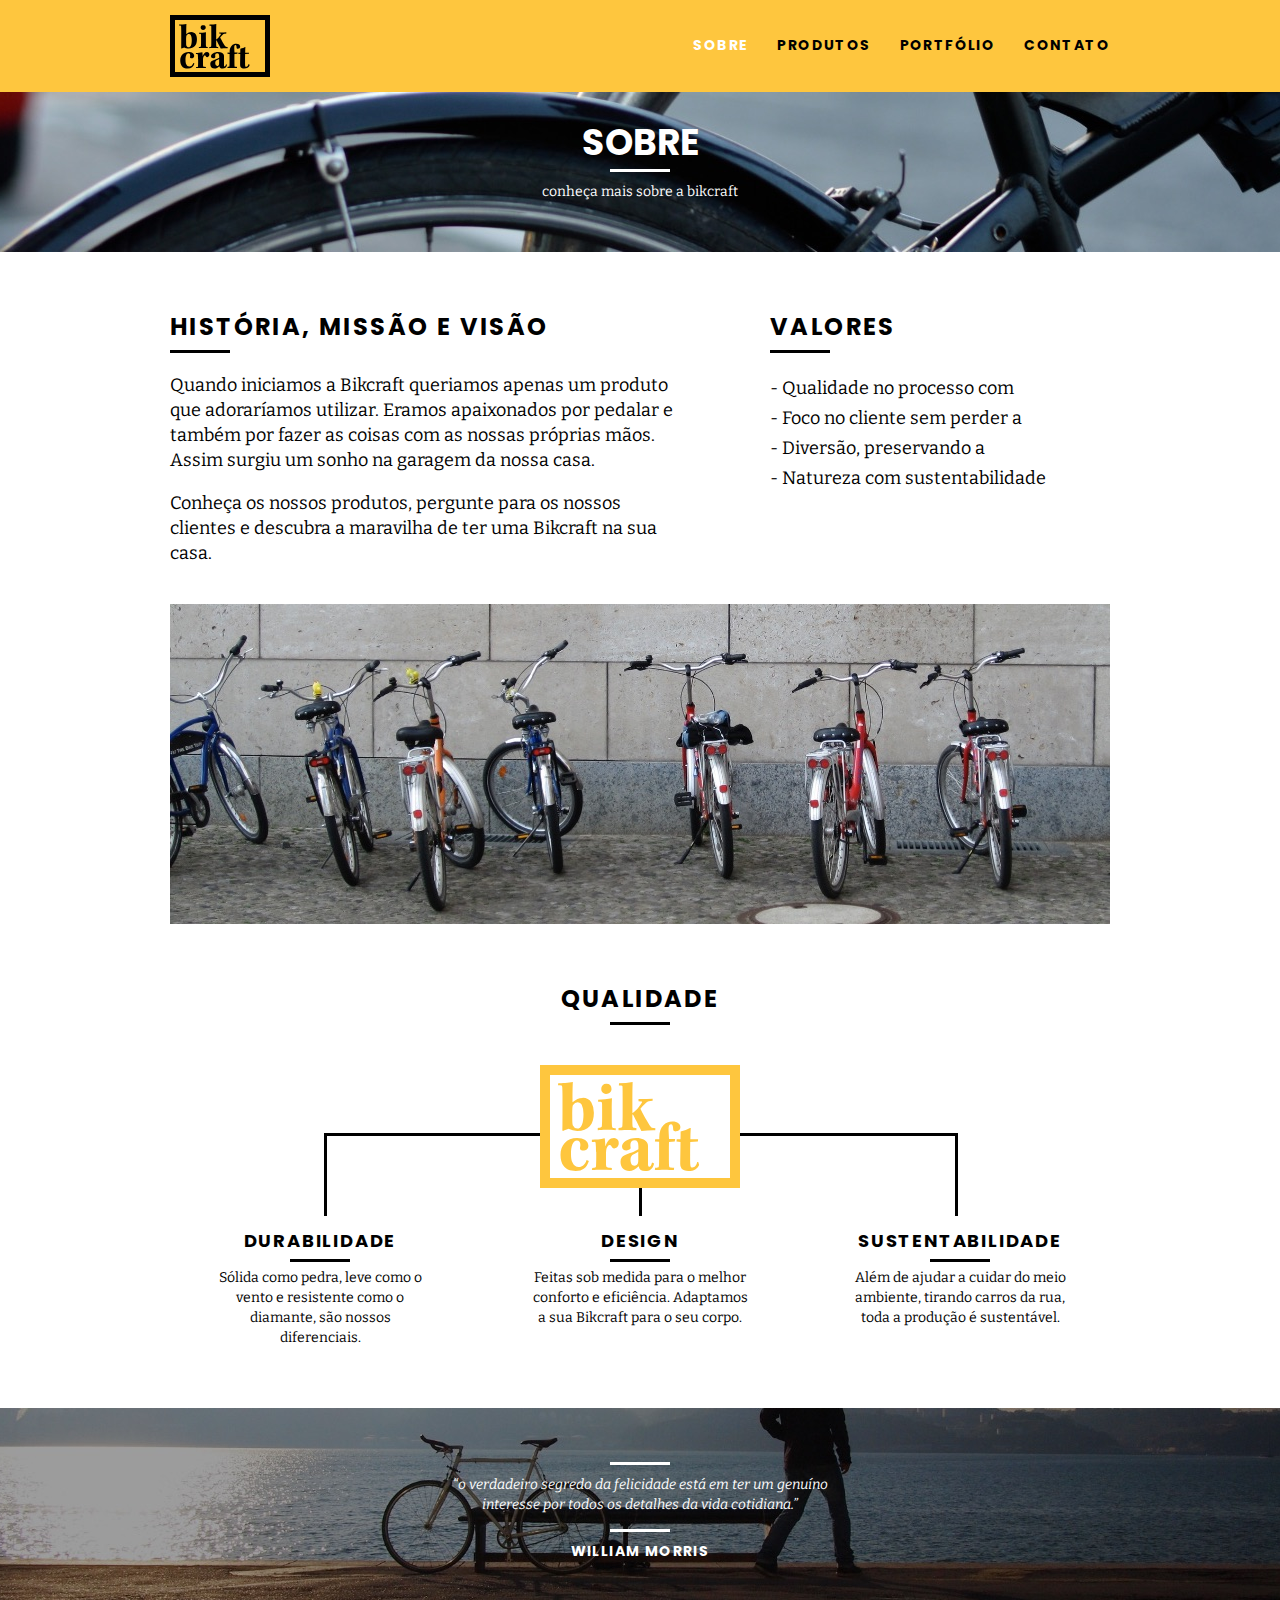
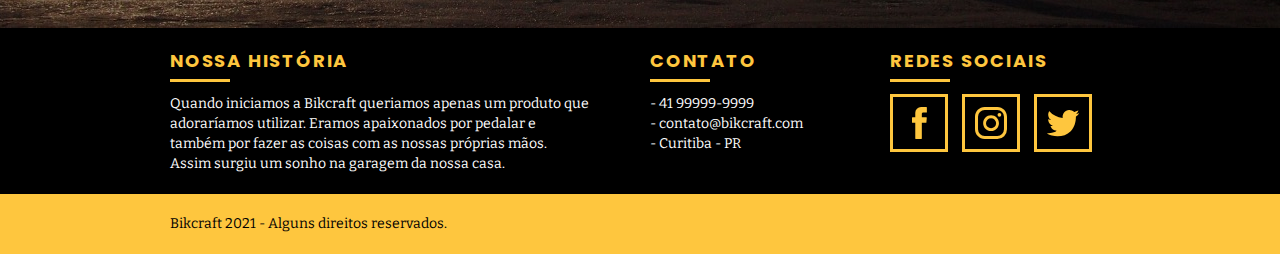
<file: src/pages/sobre.html>
<!DOCTYPE html>
<html lang="pt-br">
	<head>
		<meta charset="UTF-8">
		<meta http-equiv="X-UA-Compatible" content="IE=edge">
		<meta name="viewport" content="width=device-width, initial-scale=1.0">
		<title>Bikcraft - Sobre</title>
		<meta name="description" content="Compre a sua bicicleta personalizada na Bikcraft.
		Possuímos modelos Passeio, Retrô e Esporte.">

		<meta property="og:type" content="website"/>
		<meta property="og:title" content="Bikcraft - Bicicletas Personalizadas"/>
		<meta property="og:description" content="Compre a sua bicicleta personalizada na Bikcraft.
		Possuímos modelos Passeio, Retrô e Esporte."/>
		<meta property="og:url" content="http://bikcraft.com.br/sobre.html"/>
		<meta property="og:image" content="http://bikcraft.com.br/assets/og-image.png"/>

		<link rel="shortcut icon" href="../assets/favicon.ico">
		<link rel="stylesheet" href="../css/normalize.css">
		<link rel="stylesheet" href="../css/reset.css">
		<link rel="stylesheet" href="../css/grid.css">
		<link rel="stylesheet" href="../css/style.css">
		<link rel="stylesheet" href="../css/responsivo.css">
		<script>document.documentElement.classList.add('js');</script>
	</head>
	<body>

		<header class="header">
			<div class="container">
				<a href="index.html" class="grid-4">
					<img src="../assets/bikcraft.svg" alt="Bikcraft">
				</a>
				<nav class="grid-12 header_menu">
					<ul>
						<li><a href="sobre.html" class="menu_ativo">Sobre</a></li>
						<li><a href="produtos.html">Produtos</a></li>
						<li><a href="portfolio.html">Portfólio</a></li>
						<li><a href="contato.html">Contato</a></li>
					</ul>
				</nav>
			</div>
		</header>

		<section class="introducao-interna interna_sobre">
			<div class="container">
				<h1 data-anime="500" class="fadeInDown">Sobre</h1>
				<p data-anime="1000" class="fadeInDown">conheça mais sobre a bikcraft</p>
			</div>
		</section>

		<section class="missao_sobre container fadeInDown" data-anime="1000">
			<div class="grid-10">
				<h2 class="subtitulo-interno">História, Missão e Visão</h2>
				<p>Quando iniciamos a Bikcraft queriamos apenas um produto que adoraríamos utilizar. Eramos apaixonados por pedalar e também por fazer as coisas com as nossas próprias mãos. Assim surgiu um sonho na garagem da nossa casa.</p>
				<p>Conheça os nossos produtos, pergunte para os nossos clientes e descubra a maravilha de ter uma Bikcraft na sua casa.</p>
			</div>
			<div class="grid-6">
				<h2 class="subtitulo-interno">Valores</h2>
				<ul>
					<li>- Qualidade no processo com</li>
					<li>- Foco no cliente sem perder a</li>
					<li>- Diversão, preservando a</li>
					<li>- Natureza com sustentabilidade</li>
				</ul>
			</div>

			<div class="grid-16 foto-equipe">
				<img src="../assets/images/equipe-bikcraft.jpg" alt="Equipe Bikcraft">
			</div>

		</section>

		<section class="qualidade container">
			<h2 class="subtitulo">Qualidade</h2>
			<img src="../assets/bikcraft-qualidade.svg" alt="Bikcraft">
			<ul class="qualidade_lista">
				<li class="grid-1-3">
					<h3>Durabilidade</h3>
					<p>Sólida como pedra, leve como o vento e resistente como o diamante, são nossos diferenciais.</p>
				</li>
				<li class="grid-1-3">
					<h3>Design</h3>
					<p>Feitas sob medida para o melhor conforto e eficiência. Adaptamos a sua Bikcraft para o seu corpo.</p>
				</li>
				<li class="grid-1-3">
					<h3>Sustentabilidade</h3>
					<p>Além de ajudar a cuidar do meio ambiente, tirando carros da rua, toda a produção é sustentável.</p>
				</li>
			</ul>
		</section>

		<div class="quebra">
			<blockquote class="quote-externo container">
				<p>“o verdadeiro segredo da felicidade está em ter um genuíno interesse por todos os detalhes da vida cotidiana.”</p>
				<cite>WILLIAM MORRIS</cite>
			</blockquote>
		</div>

		<footer>
			<div class="footer">
				<div class="container">

					<div class="grid-8 footer_historia">
						<h3>Nossa História</h3>
						<p>Quando iniciamos a Bikcraft queriamos apenas um produto que adoraríamos utilizar. Eramos apaixonados por pedalar e também por fazer as coisas com as nossas próprias mãos. Assim surgiu um sonho na garagem da nossa casa.</p>
					</div>

					<div class="grid-4 footer_contato">
						<h3>Contato</h3>
						<ul>
							<li>- 41 99999-9999</li>
							<li>- contato@bikcraft.com</li>
							<li>- Curitiba - PR</li>
						</ul>
					</div>

					<div class="grid-4 footer_redes">
						<h3>Redes Sociais</h3>
						<ul>
							<li><a href="http://facebook.com" target="_blank"><img src="../assets/social/facebook.svg" alt="Facebook"></a></li>
							<li><a href="http://instagram.com" target="_blank"><img src="../assets/social/instagram.svg" alt="Instagram"></a></li>
							<li><a href="http://twitter.com" target="_blank"><img src="../assets/social/twitter.svg" alt="Twitter"></a></li>
						</ul>
					</div>

				</div>
			</div>

			<div class="copy">
				<div class="container">
					<p class="grid-16">Bikcraft 2021 - Alguns direitos reservados.</p>
				</div>
			</div>
		</footer>

		<script src="../js/simple-anime.js"></script>
		<script src="../js/script.js"></script>
	</body>
</html>
</file>
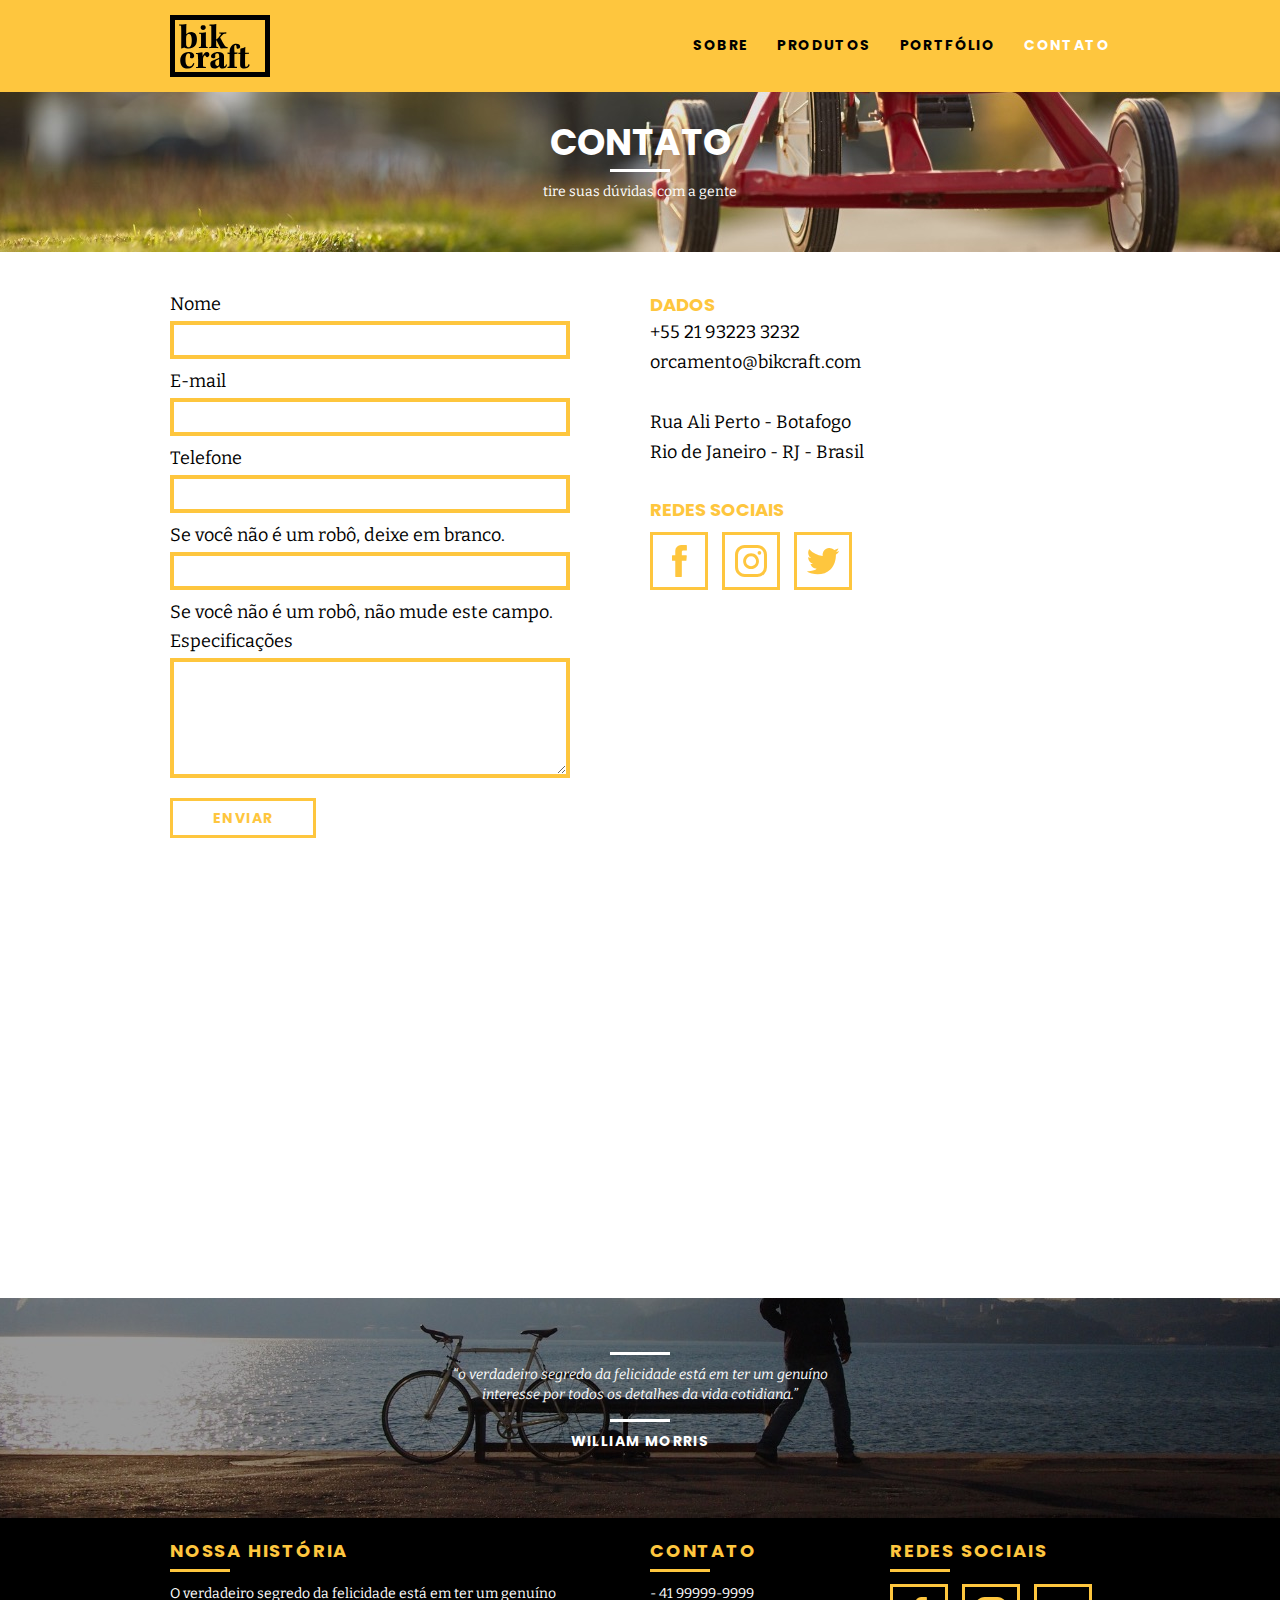
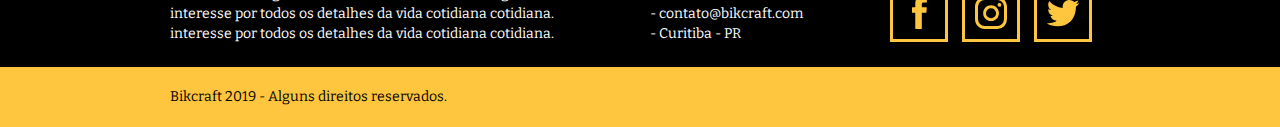
<file: src/project/contato.html>
<!DOCTYPE html>
<html lang="pt-br">
	<head>
		<meta charset="UTF-8">
		<meta http-equiv="X-UA-Compatible" content="IE=edge">
		<meta name="viewport" content="width=device-width, initial-scale=1.0">
		<title>Bikcraft - Contato</title>
		<meta name="description" content="Compre a sua bicicleta personalizada na Bikcraft.
		Possuímos modelos Passeio, Retrô e Esporte.">

		<meta property="og:type" content="website"/>
		<meta property="og:title" content="Bikcraft - Bicicletas Personalizadas"/>
		<meta property="og:description" content="Compre a sua bicicleta personalizada na Bikcraft.
		Possuímos modelos Passeio, Retrô e Esporte."/>
		<meta property="og:url" content="http://bikcraft.com.br/contato.html"/>
		<meta property="og:image" content="http://bikcraft.com.br/assets/og-image.png"/>

		<link rel="shortcut icon" href="../assets/favicon.ico">
		<link rel="stylesheet" href="../css/normalize.css">
		<link rel="stylesheet" href="../css/reset.css">
		<link rel="stylesheet" href="../css/grid.css">
		<link rel="stylesheet" href="../css/style.css">
		<link rel="stylesheet" href="../css/responsivo.css">
		<script>document.documentElement.classList.add('js');</script>
	</head>
	<body>

		<header class="header">
			<div class="container">
				<a href="index.html" class="grid-4">
					<img src="../assets/bikcraft.svg" alt="Bikcraft">
				</a>
				<nav class="grid-12 header_menu">
					<ul>
						<li><a href="sobre.html">Sobre</a></li>
						<li><a href="produtos.html">Produtos</a></li>
						<li><a href="portfolio.html">Portfólio</a></li>
						<li><a href="contato.html" class="menu_ativo">Contato</a></li>
					</ul>
				</nav>
			</div>
		</header>

		<section class="introducao-interna interna_contato">
			<div class="container">
				<h1 data-anime="500" class="fadeInDown">Contato</h1>
				<p data-anime="1000" class="fadeInDown">tire suas dúvidas com a gente</p>
			</div>
		</section>

		<section class="contato container fadeInDown" data-anime="1000">
			<form id="form_orcamento" class="contato_form grid-8" method="post" action="../enviar.php">
				<label for="nome">Nome</label>
				<input type="text" id="nome" required>
				<label for="email">E-mail</label>
				<input type="email" id="email" required>
				<label for="telefone">Telefone</label>
				<input type="text" id="telefone">
				<label class="nao-aparece">Se você não é um robô, deixe em branco.</label>
				<input type="text" class="nao-aparece" name="leaveblank">
				<label class="nao-aparece">Se você não é um robô, não mude este campo.</label>
				<label for="espec">Especificações</label>
				<textarea id="espec" required></textarea>
				<button id="enviar" name="enviar" type="submit" class="btn btn-preto">Enviar</button>
			</form>
			<div class="contato_dados grid-8">
				<h3>Dados</h3>
				<span>+55 21 93223 3232</span>
				<span>orcamento@bikcraft.com</span>
				<span>Rua Ali Perto - Botafogo</span>
				<span>Rio de Janeiro - RJ - Brasil</span>
				<h3>Redes Sociais</h3>
				<ul>
					<li><a href="http://facebook.com" target="_blank"><img src="../assets/social/facebook.svg" alt="Facebook"></a></li>
					<li><a href="http://instagram.com" target="_blank"><img src="../assets/social/instagram.svg" alt="Instagram"></a></li>
					<li><a href="http://twitter.com" target="_blank"><img src="../assets/social/twitter.svg" alt="Twitter"></a></li>
				</ul>
			</div>
		</section>

		<section class="container contato_mapa">
			<iframe class="grid-12" src="https://www.google.com/maps/embed?pb=!1m18!1m12!1m3!1d230483.7742046252!2d-49.42988174793157!3d-25.49474015853575!2m3!1f0!2f0!3f0!3m2!1i1024!2i768!4f13.1!3m3!1m2!1s0x94dce35351cdb3dd%3A0x6d2f6ba5bacbe809!2sCuritiba%2C%20PR!5e0!3m2!1spt-BR!2sbr!4v1613252418639!5m2!1spt-BR!2sbr" frameborder="0" style="border:0;" allowfullscreen="" aria-hidden="false" tabindex="0"></iframe>
		</section>

		<div class="quebra">
			<blockquote class="quote-externo container">
				<p>“o verdadeiro segredo da felicidade está em ter um genuíno interesse por todos os detalhes da vida cotidiana.”</p>
				<cite>WILLIAM MORRIS</cite>
			</blockquote>
		</div>

		<footer>
			<div class="footer">
				<div class="container">

					<div class="grid-8 footer_historia">
						<h3>Nossa História</h3>
						<p>O verdadeiro segredo da felicidade está em ter um genuíno interesse por todos os detalhes da vida cotidiana cotidiana. interesse por todos os detalhes da vida cotidiana cotidiana.</p>
					</div>

					<div class="grid-4 footer_contato">
						<h3>Contato</h3>
						<ul>
							<li>- 41 99999-9999</li>
							<li>- contato@bikcraft.com</li>
							<li>- Curitiba - PR</li>
						</ul>
					</div>

					<div class="grid-4 footer_redes">
						<h3>Redes Sociais</h3>
						<ul>
							<li><a href="http://facebook.com" target="_blank"><img src="../assets/social/facebook.svg" alt="Facebook"></a></li>
							<li><a href="http://instagram.com" target="_blank"><img src="../assets/social/instagram.svg" alt="Instagram"></a></li>
							<li><a href="http://twitter.com" target="_blank"><img src="../assets/social/twitter.svg" alt="Twitter"></a></li>
						</ul>
					</div>

				</div>
			</div>

			<div class="copy">
				<div class="container">
					<p class="grid-16">Bikcraft 2019 - Alguns direitos reservados.</p>
				</div>
			</div>
		</footer>

		<script src="../js/simple-form.js"></script>
		<script src="../js/simple-anime.js"></script>
		<script src="../js/script.js"></script>
	</body>
</html>
</file>
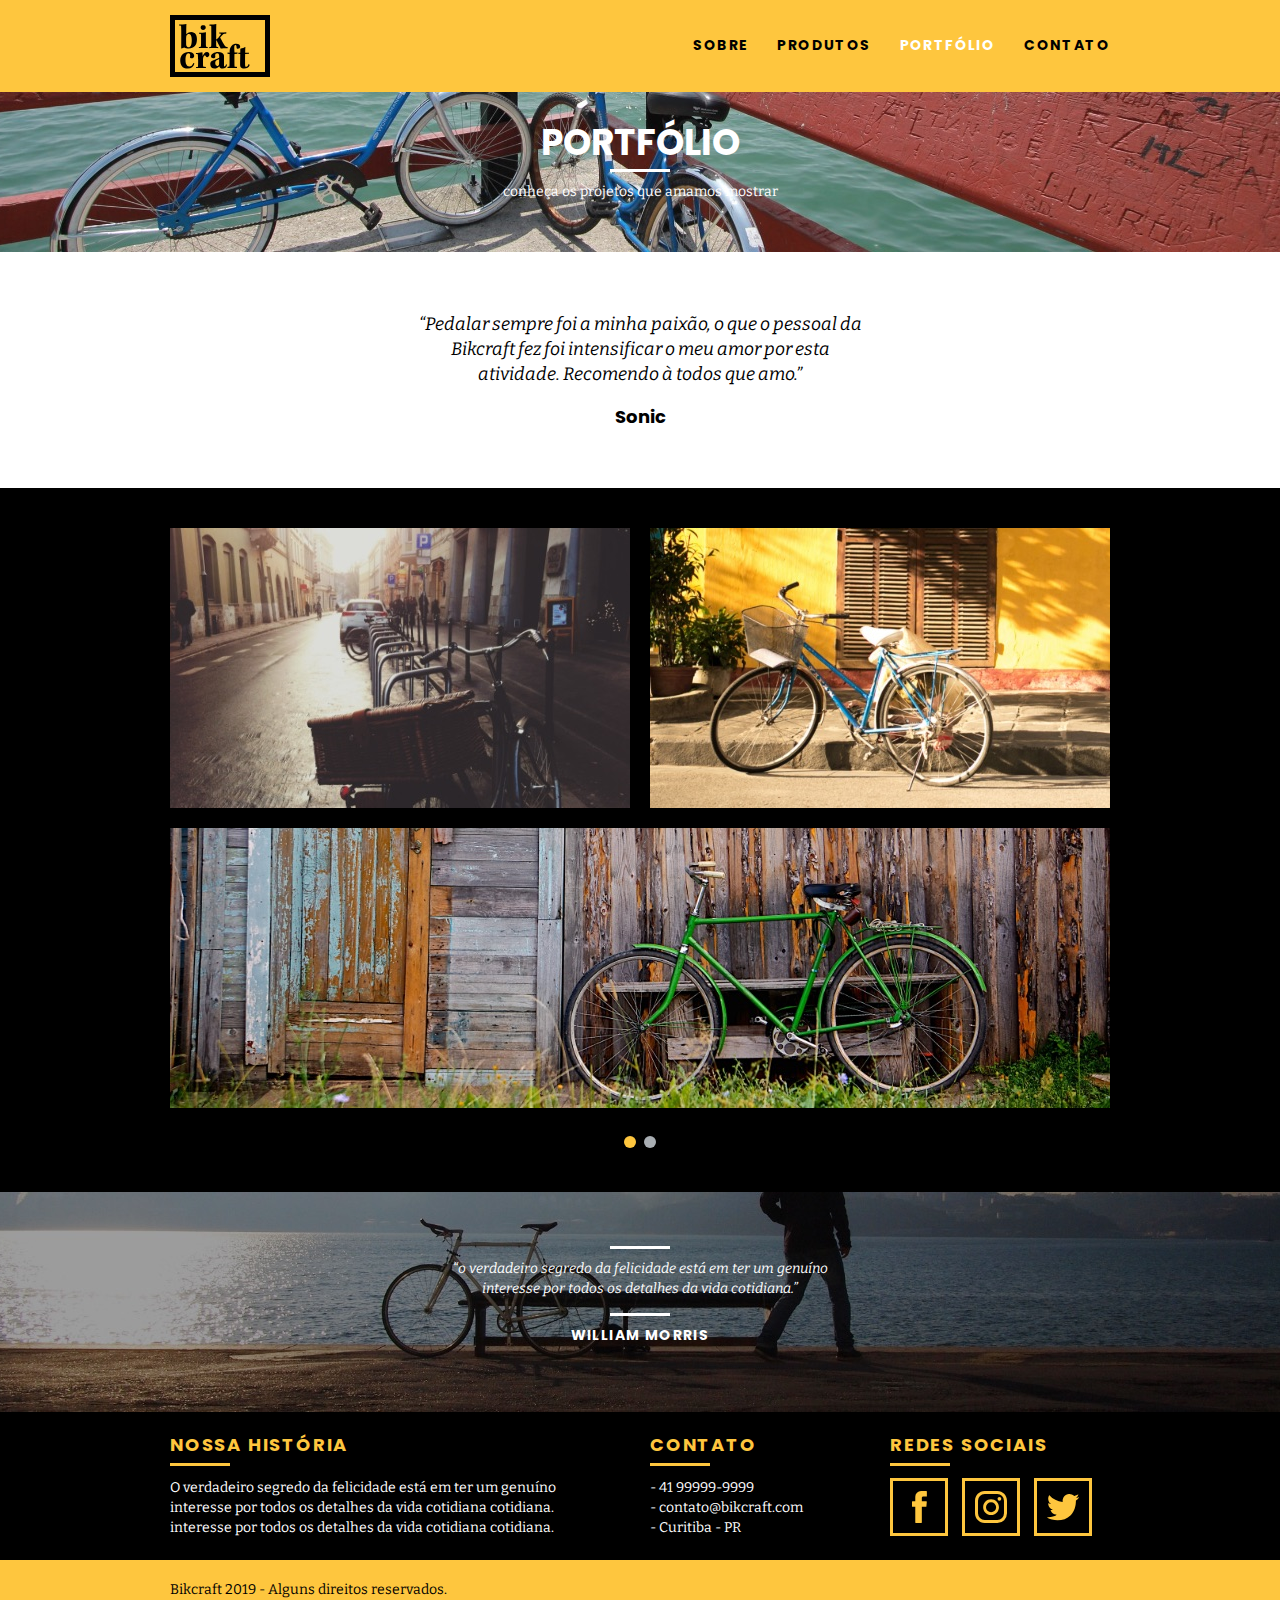
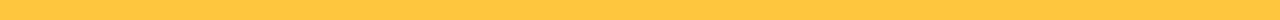
<file: src/project/portfolio.html>
<!DOCTYPE html>
<html lang="pt-br">
	<head>
		<meta charset="UTF-8">
		<meta http-equiv="X-UA-Compatible" content="IE=edge">
		<meta name="viewport" content="width=device-width, initial-scale=1.0">
		<title>Bikcraft - Portfólio</title>
		<meta name="description" content="Compre a sua bicicleta personalizada na Bikcraft.
		Possuímos modelos Passeio, Retrô e Esporte.">

		<meta property="og:type" content="website"/>
		<meta property="og:title" content="Bikcraft - Bicicletas Personalizadas"/>
		<meta property="og:description" content="Compre a sua bicicleta personalizada na Bikcraft.
		Possuímos modelos Passeio, Retrô e Esporte."/>
		<meta property="og:url" content="http://bikcraft.com.br/portfolio.html"/>
		<meta property="og:image" content="http://bikcraft.com.br/assets/og-image.png"/>

		<link rel="shortcut icon" href="../assets/favicon.ico">
		<link rel="stylesheet" href="../css/normalize.css">
		<link rel="stylesheet" href="../css/reset.css">
		<link rel="stylesheet" href="../css/grid.css">
		<link rel="stylesheet" href="../css/style.css">
		<link rel="stylesheet" href="../css/responsivo.css">
		<script>document.documentElement.classList.add('js');</script>
	</head>
	<body>

		<header class="header">
			<div class="container">
				<a href="index.html" class="grid-4">
					<img src="../assets/bikcraft.svg" alt="Bikcraft">
				</a>
				<nav class="grid-12 header_menu">
					<ul>
						<li><a href="sobre.html">Sobre</a></li>
						<li><a href="produtos.html">Produtos</a></li>
						<li><a href="portfolio.html" class="menu_ativo">Portfólio</a></li>
						<li><a href="contato.html">Contato</a></li>
					</ul>
				</nav>
			</div>
		</header>

		<section class="introducao-interna interna_portfolio">
			<div class="container">
				<h1 data-anime="500" class="fadeInDown">Portfólio</h1>
				<p data-anime="1000" class="fadeInDown">conheça os projetos que amamos mostrar</p>
			</div>
		</section>

		<section class="container fadeInDown" data-slide="quote" data-anime="1000">
			<blockquote class="quote_clientes">
				<p>“Pedalar sempre foi a minha paixão, o que o pessoal da Bikcraft fez foi intensificar o meu amor por esta atividade. Recomendo à todos que amo.”</p>
				<cite>Sonic</cite>
			</blockquote>
			<blockquote class="quote_clientes">
				<p>“Aqueles que ainda não possuem uma Bikcraft, não sabem o que estão perdendo. A precisão é absurda e a velocidade transcendental. Nunca vida nada igual.”</p>
				<cite>Bob Esponja</cite>
			</blockquote>
			<blockquote class="quote_clientes">
				<p>“Aqueles que ainda não possuem uma Bikcraft, não sabem o que estão perdendo. A precisão é absurda e a velocidade transcendental. Nunca vida nada igual.”</p>
				<cite>Pikachu</cite>
			</blockquote>
		</section>

		<section class="portfolio">
			<div class="container" data-slide="portfolio">
				<ul class="portfolio_lista">
					<li class="grid-8"><img src="../assets/images/portfolio/retro.jpg" alt="Bicicleta Retrô"></li>
					<li class="grid-8"><img src="../assets/images/portfolio/passeio.jpg" alt="Bicicleta Passeio"></li>
					<li class="grid-16"><img src="../assets/images/portfolio/esporte.jpg" alt="Bicicleta Esporte"></li>
				</ul>
				<ul class="portfolio_lista">
					<li class="grid-8"><img src="../assets/images/portfolio/passeio.jpg" alt="Bicicleta Passeio"></li>
					<li class="grid-8"><img src="../assets/images/portfolio/retro.jpg" alt="Bicicleta Retrô"></li>
					<li class="grid-16"><img src="../assets/images/portfolio/esporte.jpg" alt="Bicicleta Esporte"></li>
				</ul>
			</div>
		</section>

		<div class="quebra">
			<blockquote class="quote-externo container">
				<p>“o verdadeiro segredo da felicidade está em ter um genuíno interesse por todos os detalhes da vida cotidiana.”</p>
				<cite>WILLIAM MORRIS</cite>
			</blockquote>
		</div>

		<footer>
			<div class="footer">
				<div class="container">

					<div class="grid-8 footer_historia">
						<h3>Nossa História</h3>
						<p>O verdadeiro segredo da felicidade está em ter um genuíno interesse por todos os detalhes da vida cotidiana cotidiana. interesse por todos os detalhes da vida cotidiana cotidiana.</p>
					</div>

					<div class="grid-4 footer_contato">
						<h3>Contato</h3>
						<ul>
							<li>- 41 99999-9999</li>
							<li>- contato@bikcraft.com</li>
							<li>- Curitiba - PR</li>
						</ul>
					</div>

					<div class="grid-4 footer_redes">
						<h3>Redes Sociais</h3>
						<ul>
							<li><a href="http://facebook.com" target="_blank"><img src="../assets/social/facebook.svg" alt="Facebook"></a></li>
							<li><a href="http://instagram.com" target="_blank"><img src="../assets/social/instagram.svg" alt="Instagram"></a></li>
							<li><a href="http://twitter.com" target="_blank"><img src="../assets/social/twitter.svg" alt="Twitter"></a></li>
						</ul>
					</div>

				</div>
			</div>

			<div class="copy">
				<div class="container">
					<p class="grid-16">Bikcraft 2019 - Alguns direitos reservados.</p>
				</div>
			</div>
		</footer>
		
		<script src="../js/simple-slide.js"></script>
		<script src="../js/simple-anime.js"></script>
		<script src="../js/script.js"></script>
	</body>
</html>
</file>
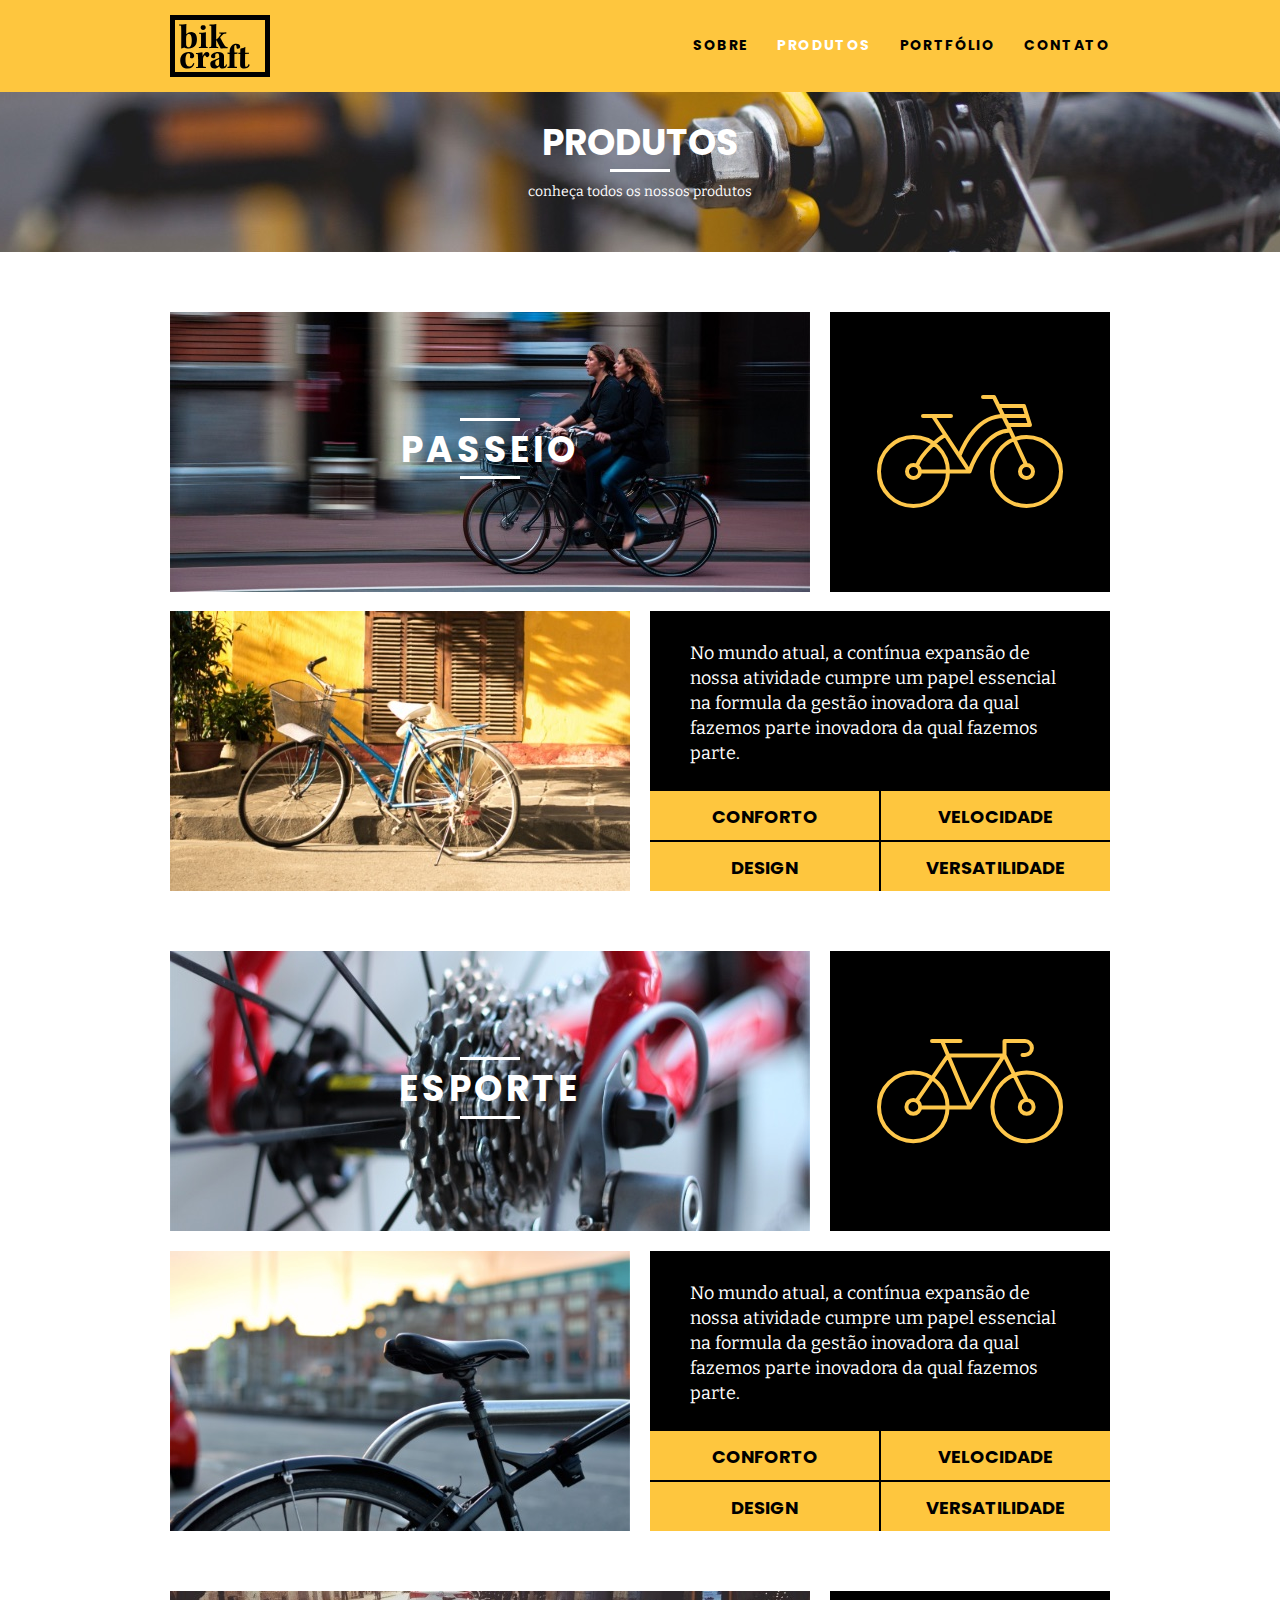
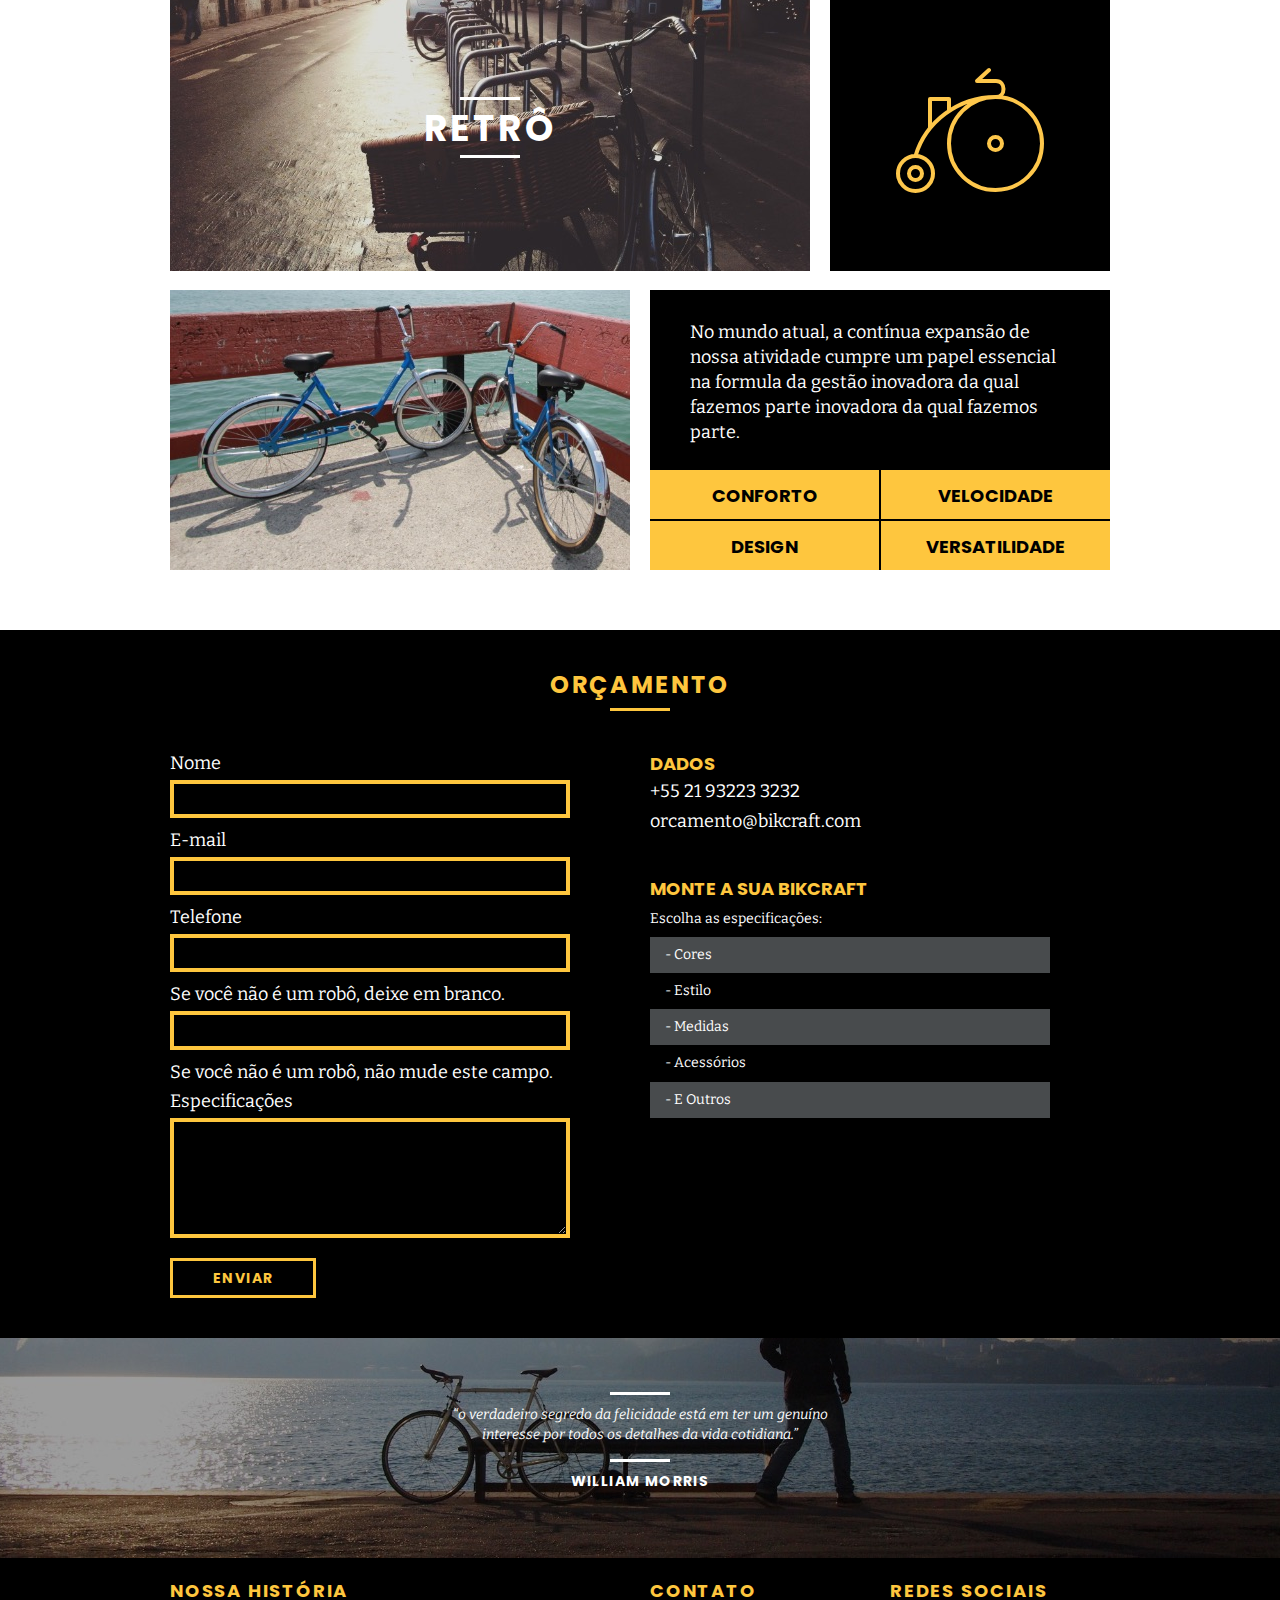
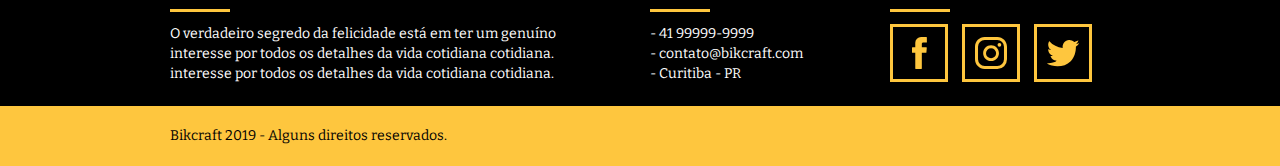
<file: src/project/produtos.html>
<!DOCTYPE html>
<html lang="pt-br">
	<head>
		<meta charset="UTF-8">
		<meta http-equiv="X-UA-Compatible" content="IE=edge">
		<meta name="viewport" content="width=device-width, initial-scale=1.0">
		<title>Bikcraft - Produtos</title>
		<meta name="description" content="Compre a sua bicicleta personalizada na Bikcraft.
		Possuímos modelos Passeio, Retrô e Esporte.">

		<meta property="og:type" content="website"/>
		<meta property="og:title" content="Bikcraft - Bicicletas Personalizadas"/>
		<meta property="og:description" content="Compre a sua bicicleta personalizada na Bikcraft.
		Possuímos modelos Passeio, Retrô e Esporte."/>
		<meta property="og:url" content="http://bikcraft.com.br/produtos.html"/>
		<meta property="og:image" content="http://bikcraft.com.br/assets/og-image.png"/>

		<link rel="shortcut icon" href="../assets/favicon.ico">
		<link rel="stylesheet" href="../css/normalize.css">
		<link rel="stylesheet" href="../css/reset.css">
		<link rel="stylesheet" href="../css/grid.css">
		<link rel="stylesheet" href="../css/style.css">
		<link rel="stylesheet" href="../css/responsivo.css">
		<script>document.documentElement.classList.add('js');</script>
	</head>
	<body>

		<header class="header">
			<div class="container">
				<a href="index.html" class="grid-4">
					<img src="../assets/bikcraft.svg" alt="Bikcraft">
				</a>
				<nav class="grid-12 header_menu">
					<ul>
						<li><a href="sobre.html">Sobre</a></li>
						<li><a href="produtos.html" class="menu_ativo">Produtos</a></li>
						<li><a href="portfolio.html">Portfólio</a></li>
						<li><a href="contato.html">Contato</a></li>
					</ul>
				</nav>
			</div>
		</header>

		<section class="introducao-interna interna_produtos">
			<div class="container">
				<h1 data-anime="500" class="fadeInDown">Produtos</h1>
				<p data-anime="1000" class="fadeInDown">conheça todos os nossos produtos</p>
			</div>
		</section>

		<section class="container produto_item fadeInDown" data-anime="1000">
			<div class="grid-11">
				<img src="../assets/images/produtos/bikcraft-passeio-1.jpg" alt="Bikcraft Passeio">
				<h2>Passeio</h2>
			</div>
			<div class="grid-5 produto_icone"><img src="../assets/images/produtos/passeio.svg"></div>
			<div class="grid-8"><img src="../assets/images/produtos/bikcraft-passeio-2.jpg" alt="Bikcraft Passeio"></div>
			<div class="grid-8 produto_info">
				<p>No mundo atual, a contínua expansão de nossa atividade cumpre um papel essencial na formula da gestão inovadora da qual fazemos parte inovadora da qual fazemos parte.</p>
				<ul>
					<li>Conforto</li>
					<li>Velocidade</li>
					<li>Design</li>
					<li>Versatilidade</li>
				</ul>
			</div>
		</section>

		<section class="container produto_item fadeInDown" data-anime="1000">
			<div class="grid-11">
				<img src="../assets/images/produtos/bikcraft-esporte-1.jpg" alt="Bikcraft Esporte">
				<h2>Esporte</h2>
			</div>
			<div class="grid-5 produto_icone"><img src="../assets/images/produtos/esporte.svg"></div>
			<div class="grid-8"><img src="../assets/images/produtos/bikcraft-esporte-2.jpg" alt="Bikcraft Esporte"></div>
			<div class="grid-8 produto_info">
				<p>No mundo atual, a contínua expansão de nossa atividade cumpre um papel essencial na formula da gestão inovadora da qual fazemos parte inovadora da qual fazemos parte.</p>
				<ul>
					<li>Conforto</li>
					<li>Velocidade</li>
					<li>Design</li>
					<li>Versatilidade</li>
				</ul>
			</div>
		</section>

		<section class="container produto_item fadeInDown" data-anime="1000">
			<div class="grid-11">
				<img src="../assets/images/produtos/bikcraft-retro-1.jpg" alt="Bikcraft Retrô">
				<h2>Retrô</h2>
			</div>
			<div class="grid-5 produto_icone"><img src="../assets/images/produtos/retro.svg"></div>
			<div class="grid-8"><img src="../assets/images/produtos/bikcraft-retro-2.jpg" alt="Bikcraft Retrô"></div>
			<div class="grid-8 produto_info">
				<p>No mundo atual, a contínua expansão de nossa atividade cumpre um papel essencial na formula da gestão inovadora da qual fazemos parte inovadora da qual fazemos parte.</p>
				<ul>
					<li>Conforto</li>
					<li>Velocidade</li>
					<li>Design</li>
					<li>Versatilidade</li>
				</ul>
			</div>
		</section>

		<section class="orcamento">
			<div class="container">
				<h2 class="subtitulo">Orçamento</h2>
				<form id="form_orcamento" class="form grid-8" method="post" action="../enviar-sendgrid.php">
					<label for="nome">Nome</label>
					<input type="text" id="nome" required>
					<label for="email">E-mail</label>
					<input type="email" id="email" required>
					<label for="telefone">Telefone</label>
					<input type="text" id="telefone">
					<label class="nao-aparece">Se você não é um robô, deixe em branco.</label>
					<input type="text" class="nao-aparece" name="leaveblank">
					<label class="nao-aparece">Se você não é um robô, não mude este campo.</label>
					<label for="espec">Especificações</label>
					<textarea id="espec" required></textarea>
					<button id="enviar" name="enviar" type="submit" class="btn">Enviar</button>
				</form>
				<div class="orcamento_dados grid-8">
					<h3>Dados</h3>
					<span>+55 21 93223 3232</span>
					<span>orcamento@bikcraft.com</span>
					<h3>Monte a sua Bikcraft</h3>
					<p>Escolha as especificações:</p>
					<ul>
						<li>- Cores</li>
    					<li>- Estilo</li>
    					<li>- Medidas</li>
   						<li>- Acessórios</li>
    					<li>- E Outros</li>
					</ul>
				</div>
			</div>
		</section>

		<div class="quebra">
			<blockquote class="quote-externo container">
				<p>“o verdadeiro segredo da felicidade está em ter um genuíno interesse por todos os detalhes da vida cotidiana.”</p>
				<cite>WILLIAM MORRIS</cite>
			</blockquote>
		</div>

		<footer>
			<div class="footer">
				<div class="container">

					<div class="grid-8 footer_historia">
						<h3>Nossa História</h3>
						<p>O verdadeiro segredo da felicidade está em ter um genuíno interesse por todos os detalhes da vida cotidiana cotidiana. interesse por todos os detalhes da vida cotidiana cotidiana.</p>
					</div>

					<div class="grid-4 footer_contato">
						<h3>Contato</h3>
						<ul>
							<li>- 41 99999-9999</li>
							<li>- contato@bikcraft.com</li>
							<li>- Curitiba - PR</li>
						</ul>
					</div>

					<div class="grid-4 footer_redes">
						<h3>Redes Sociais</h3>
						<ul>
							<li><a href="http://facebook.com" target="_blank"><img src="../assets/social/facebook.svg" alt="Facebook"></a></li>
							<li><a href="http://instagram.com" target="_blank"><img src="../assets/social/instagram.svg" alt="Instagram"></a></li>
							<li><a href="http://twitter.com" target="_blank"><img src="../assets/social/twitter.svg" alt="Twitter"></a></li>
						</ul>
					</div>

				</div>
			</div>

			<div class="copy">
				<div class="container">
					<p class="grid-16">Bikcraft 2019 - Alguns direitos reservados.</p>
				</div>
			</div>
		</footer>

		<script src="../js/simple-form.js"></script>
		<script src="../js/simple-anime.js"></script>
		<script src="../js/script.js"></script>
	</body>
</html>
</file>
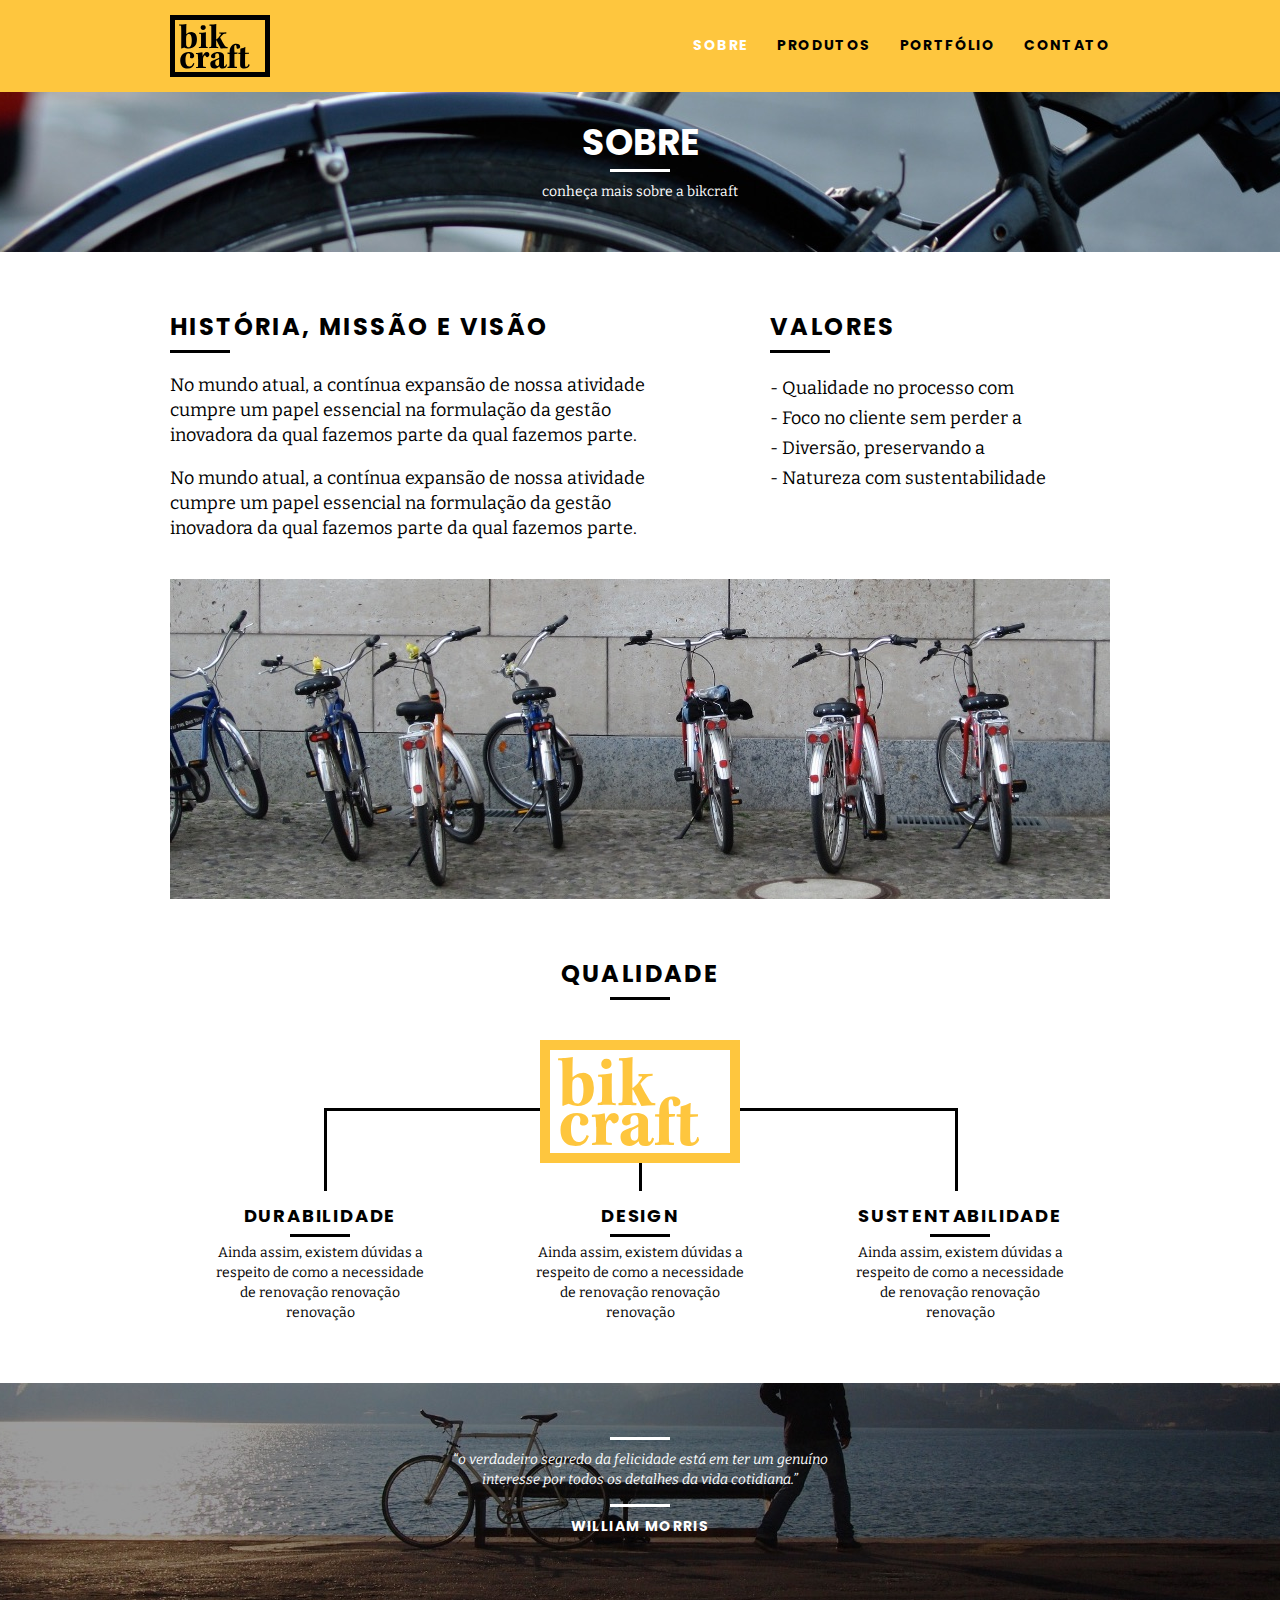
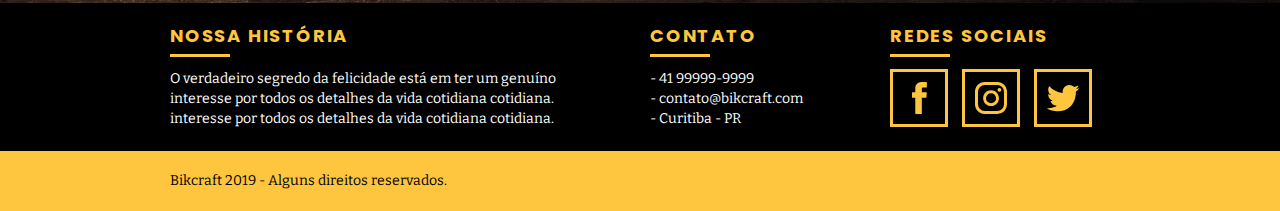
<file: src/project/sobre.html>
<!DOCTYPE html>
<html lang="pt-br">
	<head>
		<meta charset="UTF-8">
		<meta http-equiv="X-UA-Compatible" content="IE=edge">
		<meta name="viewport" content="width=device-width, initial-scale=1.0">
		<title>Bikcraft - Sobre</title>
		<meta name="description" content="Compre a sua bicicleta personalizada na Bikcraft.
		Possuímos modelos Passeio, Retrô e Esporte.">

		<meta property="og:type" content="website"/>
		<meta property="og:title" content="Bikcraft - Bicicletas Personalizadas"/>
		<meta property="og:description" content="Compre a sua bicicleta personalizada na Bikcraft.
		Possuímos modelos Passeio, Retrô e Esporte."/>
		<meta property="og:url" content="http://bikcraft.com.br/sobre.html"/>
		<meta property="og:image" content="http://bikcraft.com.br/assets/og-image.png"/>

		<link rel="shortcut icon" href="../assets/favicon.ico">
		<link rel="stylesheet" href="../css/normalize.css">
		<link rel="stylesheet" href="../css/reset.css">
		<link rel="stylesheet" href="../css/grid.css">
		<link rel="stylesheet" href="../css/style.css">
		<link rel="stylesheet" href="../css/responsivo.css">
		<script>document.documentElement.classList.add('js');</script>
	</head>
	<body>

		<header class="header">
			<div class="container">
				<a href="index.html" class="grid-4">
					<img src="../assets/bikcraft.svg" alt="Bikcraft">
				</a>
				<nav class="grid-12 header_menu">
					<ul>
						<li><a href="sobre.html" class="menu_ativo">Sobre</a></li>
						<li><a href="produtos.html">Produtos</a></li>
						<li><a href="portfolio.html">Portfólio</a></li>
						<li><a href="contato.html">Contato</a></li>
					</ul>
				</nav>
			</div>
		</header>

		<section class="introducao-interna interna_sobre">
			<div class="container">
				<h1 data-anime="500" class="fadeInDown">Sobre</h1>
				<p data-anime="1000" class="fadeInDown">conheça mais sobre a bikcraft</p>
			</div>
		</section>

		<section class="missao_sobre container fadeInDown" data-anime="1000">
			<div class="grid-10">
				<h2 class="subtitulo-interno">História, Missão e Visão</h2>
				<p>No mundo atual, a contínua expansão de nossa atividade cumpre um papel essencial na formulação da gestão inovadora da qual fazemos parte da qual fazemos parte.</p>
				<p>No mundo atual, a contínua expansão de nossa atividade cumpre um papel essencial na formulação da gestão inovadora da qual fazemos parte da qual fazemos parte.</p>
			</div>
			<div class="grid-6">
				<h2 class="subtitulo-interno">Valores</h2>
				<ul>
					<li>- Qualidade no processo com</li>
					<li>- Foco no cliente sem perder a</li>
					<li>- Diversão, preservando a</li>
					<li>- Natureza com sustentabilidade</li>
				</ul>
			</div>

			<div class="grid-16 foto-equipe">
				<img src="../assets/images/equipe-bikcraft.jpg" alt="Equipe Bikcraft">
			</div>

		</section>

		<section class="qualidade container">
			<h2 class="subtitulo">Qualidade</h2>
			<img src="../assets/bikcraft-qualidade.svg" alt="Bikcraft">
			<ul class="qualidade_lista">
				<li class="grid-1-3">
					<h3>Durabilidade</h3>
					<p>Ainda assim, existem dúvidas a respeito de como a necessidade de renovação renovação renovação</p>
				</li>
				<li class="grid-1-3">
					<h3>Design</h3>
					<p>Ainda assim, existem dúvidas a respeito de como a necessidade de renovação renovação renovação</p>
				</li>
				<li class="grid-1-3">
					<h3>Sustentabilidade</h3>
					<p>Ainda assim, existem dúvidas a respeito de como a necessidade de renovação renovação renovação</p>
				</li>
			</ul>
		</section>

		<div class="quebra">
			<blockquote class="quote-externo container">
				<p>“o verdadeiro segredo da felicidade está em ter um genuíno interesse por todos os detalhes da vida cotidiana.”</p>
				<cite>WILLIAM MORRIS</cite>
			</blockquote>
		</div>

		<footer>
			<div class="footer">
				<div class="container">

					<div class="grid-8 footer_historia">
						<h3>Nossa História</h3>
						<p>O verdadeiro segredo da felicidade está em ter um genuíno interesse por todos os detalhes da vida cotidiana cotidiana. interesse por todos os detalhes da vida cotidiana cotidiana.</p>
					</div>

					<div class="grid-4 footer_contato">
						<h3>Contato</h3>
						<ul>
							<li>- 41 99999-9999</li>
							<li>- contato@bikcraft.com</li>
							<li>- Curitiba - PR</li>
						</ul>
					</div>

					<div class="grid-4 footer_redes">
						<h3>Redes Sociais</h3>
						<ul>
							<li><a href="http://facebook.com" target="_blank"><img src="../assets/social/facebook.svg" alt="Facebook"></a></li>
							<li><a href="http://instagram.com" target="_blank"><img src="../assets/social/instagram.svg" alt="Instagram"></a></li>
							<li><a href="http://twitter.com" target="_blank"><img src="../assets/social/twitter.svg" alt="Twitter"></a></li>
						</ul>
					</div>

				</div>
			</div>

			<div class="copy">
				<div class="container">
					<p class="grid-16">Bikcraft 2019 - Alguns direitos reservados.</p>
				</div>
			</div>
		</footer>

		<script src="../js/simple-anime.js"></script>
		<script src="../js/script.js"></script>
	</body>
</html>
</file>
<file: src/css/grid.css>
.container {
	width: 960px;
	margin: 0 auto;
	padding: 0px;
	position: relative;
}

.container:after, .container:before {
	content: " ";
	display: table;
}

.container:after {
	clear: both;
}

.grid-1, .grid-2, .grid-3, .grid-4, .grid-5, .grid-6, .grid-7, .grid-8, .grid-9, .grid-10, .grid-11, .grid-12, .grid-13, .grid-14, .grid-15, .grid-16, .grid-1-3 {
	float: left;
	margin-left: 10px;
	margin-right: 10px;
}

.grid-1 	{width: 40px;}
.grid-2 	{width: 100px;}
.grid-3 	{width: 160px;}
.grid-4 	{width: 220px;}
.grid-5 	{width: 280px;}
.grid-6 	{width: 340px;}
.grid-7 	{width: 400px;}
.grid-8 	{width: 460px;}
.grid-9 	{width: 520px;}
.grid-10 	{width: 580px;}
.grid-11 	{width: 640px;}
.grid-12 	{width: 700px;}
.grid-13 	{width: 760px;}
.grid-14 	{width: 820px;}
.grid-15 	{width: 880px;}
.grid-16 	{width: 940px;}
.grid-1-3	{width: 300px;}
</file>
<file: src/css/style.css>
/* Tipografias */

@import url('https://fonts.googleapis.com/css2?family=Poppins:wght@200;300;400;500;600;700&display=swap');
@import url('https://fonts.googleapis.com/css2?family=Bitter:wght@200;300;400;500;600;700&display=swap');

/* Variaveis Globais */

:root {
    --c-yellow: #FEC63E;
    --c-gray: #484b4d;
    --c-gray-light: #a9aeb3;
    --bg-light: #d9e0e6;

	--font-Poppins: 'Poppins', sans-serif;
	--font-Bitter: 'Bitter', serif;
}

/* Estilos Gerais */

body {
	font-family: var(--font-Poppins);
}

p {
	font-family: var(--font-Bitter);
	font-size: 14px;
	line-height: 20px;
}

img {
	display: block;
	max-width: 100%;
}

.btn {
	border: 3px solid var(--c-yellow);
	padding: 10px 30px;
	color: var(--c-yellow);
	font-size: 14px;
	line-height: 20px;
	text-transform: uppercase;
	font-weight: bold;
	letter-spacing: .1em;
}

.btn:hover {
	color: white;
	border-color: white;
}

.btn.btn-preto:hover {
	color: black;
	border-color: black;
}

.subtitulo {
	font-size: 24px;
	line-height: 30px;
	font-weight: bold;
	letter-spacing: .1em;
	color: black;
	text-transform: uppercase;
	text-align: center;
	margin-bottom: 40px;
}

.subtitulo:after {
	content: "";
	display: block;
	width: 60px;
	height: 3px;
	background: black;
	margin: 8px auto;
}

.subtitulo-interno {
	font-size: 24px;
	line-height: 30px;
	font-weight: bold;
	letter-spacing: .1em;
	color: black;
	text-transform: uppercase;
	margin-bottom: 20px;
}

.subtitulo-interno:after {
	content: "";
	display: block;
	width: 60px;
	height: 3px;
	background: black;
	margin: 8px 0;
}

/* Header */

.header {
	position: fixed;
	top: 0;
	width: 100%;
	background: var(--c-yellow);
	padding: 15px 0;
	z-index: 10;
}

.header_menu {
	text-align: right;
}

.header_menu ul li {
	display: inline-block;
	margin-left: 25px;
	margin-top: 20px;
}

.header_menu ul li a {
	color: black;
	font-weight: bold;
	text-transform: uppercase;
	letter-spacing: .1em;
	font-size: 14px;
	line-height: 20px;
	padding: 10px 0;
}

.header_menu ul li a:hover {
	color: white;
}

.header_menu ul li a.menu_ativo {
	color: white;
}

/* Introdução */

.introducao {
	width: 100%;
	height: 380px;
	background: url("../assets/images/bg-home.jpg") no-repeat center;
	background-size: cover;
	margin-top: 92px;
	text-align: center;
	padding-top: 80px;
}

.introducao h1 {
	font-size: 48px;
	color: white;
	font-weight: bold;
	text-transform: uppercase;
}

.quote-externo {
	max-width: 320px;
	margin: 0 auto;
	margin-bottom: 40px;
	color: white;
}

.quote-externo p {
	font-style: italic;
}

.quote-externo p:before, .quote-externo p:after {
	content: "";
	display: block;
	width: 60px;
	height: 3px;
	background: white;
	margin: 14px auto 10px auto;
}

.quote-externo cite {
	font-style: normal;
	font-weight: bold;
	font-size: 14px;
	letter-spacing: .1em;
}

/*Introducao Interna*/

.introducao-interna {
	width: 100%;
	margin-top: 92px;
	height: 160px;
	text-align: center;
	color: white;
	padding-top: 30px;
}

.introducao-interna h1 {
	font-size: 36px;
	font-weight: bold;
	text-transform: uppercase;
}

.introducao-interna h1:after {
	content: "";
	display: block;
	width: 60px;
	height: 3px;
	background: white;
	margin: 6px auto 10px auto;
}


/*Produtos*/

.produtos {
	padding: 60px 0;
}

.produtos_lista li{
	background: var(--c-yellow);
	text-align: center;
}

.produtos_lista li img {
	margin: 0 auto;
}

.produtos_lista li h3{
	font-weight: bold;
	font-size: 18px;
	line-height: 25px;
	text-transform: uppercase;
	letter-spacing: .1em;
	margin-top: 20px;
}

.produtos_lista li h3:after{
	content: "";
	display: block;
	width: 60px;
	height: 3px;
	background: black;
	margin: 2px auto;
}

.produtos_lista li p {
	padding: 10px 20px 20px 20px;
}

.produtos_icone {
	background: black;
	padding: 20px;
}

.call {
	padding-top: 40px;
	text-align: center;
	clear: both;
}

.call p{
	margin-bottom: 20px;
}

/*Portfólio*/

.portfolio {
	width: 100%;
	background: black;
	padding: 40px 0;
}

.portfolio .subtitulo {
	color: var(--c-yellow);
}

.portfolio .subtitulo:after {
	background: var(--c-yellow);
}

.portfolio_lista li:last-child {
	margin-top: 20px;
}

.portfolio .call p {
	color: white;
}

/*Qualidade*/

.qualidade {
	padding: 60px 0;
}

.qualidade:after {
	content: "";
	width: 634px;
	height: 83px;
	display: block;
	background: url("../assets/linhas.svg") no-repeat center;
	position: absolute;
	top: 209px;
	right: 162px;
	z-index: -1;
}

.qualidade img{
	margin: 0 auto;
}

.qualidade_lista {
	padding-top: 20px;
	overflow: auto; /* clear-fix */
}

.qualidade_lista li {
	text-align: center;
	padding: 0 40px;
}

.qualidade_lista li h3{
	font-weight: bold;
	font-size: 18px;
	line-height: 25px;
	text-transform: uppercase;
	letter-spacing: .1em;
	margin-top: 20px;
}

.qualidade_lista li h3:after{
	content: "";
	display: block;
	width: 60px;
	height: 3px;
	background: black;
	margin: 6px auto;
}

/*Quebra*/

.quebra {
	width: 100%;
	height: 220px;
	background: url("../assets/images/bg-footer.jpg") no-repeat center;
	background-size: cover;
	text-align: center;
	padding-top: 40px;
}

.quebra .quote-externo {
	max-width: 400px;
}

/*Footer*/

.footer {
	width: 100%;
	background: black;
	color: white;
	padding: 20px 0;
}

.footer h3 {
	font-size: 18px;
	line-height: 25px;
	color: var(--c-yellow);
	text-transform: uppercase;
	letter-spacing: .1em;
	font-weight: bold;
}

.footer h3:after {
	content: "";
	display: block;
	width: 60px;
	height: 3px;
	background: var(--c-yellow);
	margin: 6px 0 12px 0;
}

.footer_historia {
	padding-right: 40px;
}

.footer_contato ul li {
	font-size: 14px;
	line-height: 20px;
	font-family: var(--font-Bitter);
}

.footer_redes ul li {
	display: inline-block;
	margin-right: 10px;
}

.footer_redes ul li a {
	border: 3px solid var(--c-yellow);
	display: block;
	padding: 10px;
}

.footer_redes ul li a:hover {
	border-color: white;
}

.copy {
	width: 100%;
	background: var(--c-yellow);
	padding: 20px 0;
}

/* Sobre */
.interna_sobre {
	background: url("../assets/images/bg-sobre.jpg") no-repeat center;
	background-size: cover;
}

.missao_sobre {
	padding-top: 60px;
}

.missao_sobre p {
	font-size: 18px;
	line-height: 25px;
	margin-bottom: 1em;
	padding-right: 60px
}

.missao_sobre ul li {
	font-family: var(--font-Bitter);
	font-size: 18px;
	line-height: 30px;
}

.foto-equipe {
	padding-top: 20px;
}

/* Produtos */

.interna_produtos {
	background: url("../assets/images/bg-produtos.jpg") no-repeat center;
	background-size: cover;
}

.produto_item {
	padding-top: 60px;
}

.produto_item h2{
	color: white;
	font-size: 36px;
	text-transform: uppercase;
	letter-spacing: .1em;
	font-weight: bold;
	position: relative;
	top: -180px;
	text-align: center;
	margin-bottom: -56px;
}

.produto_item h2:after, .produto_item h2:before{
	content: "";
	display: block;
	width: 60px;
	height: 3px;
	background: white;
	margin: 6px auto 8px auto;
}

.produto_icone {
	background: black;
	padding: 70px 0;
}

.produto_icone img{
	margin: 0 auto;
}

.produto_info {
	background: black;
}

.produto_info p{
	color: white;
	font-size: 18px;
	line-height: 25px;
	height: 180px;
	padding: 30px 40px;
}


.produto_info ul li {
	background: var(--c-yellow);
	text-transform: uppercase;
	font-size: 18px;
	line-height: 20px;
	font-weight: bold;
	float: left;
	width: 229px;
	height: 49px;
	text-align: center;
	padding-top: 16px;
}

.produto_info ul li:nth-child(1), .produto_info ul li:nth-child(2) {
	margin-bottom: 2px;
}

.produto_info ul li:nth-child(even) {
	margin-left: 2px;
}

/*Orçamento*/

.orcamento {
	background: black;
	width: 100%;
	margin-top: 60px;
	padding: 40px 0;
}

.orcamento h2 {
	color: var(--c-yellow);
}

.orcamento h2:after {
	background: var(--c-yellow);
}

.form {
	padding-right: 60px;
}

.form label{
	display: block;
	color: white;
	font-family: var(--font-Bitter);
	font-size: 18px;
	line-height: 25px;
	margin-bottom: 4px;
}

.form input {
	display: block;
	width: 100%;
	border: 4px solid var(--c-yellow);
	background: none;
	color: white;
	padding: 7px 10px;
	margin-bottom: 10px;
	outline: none;
	font-size: 14px;
	font-family: var(--font-Bitter);
}

.form textarea {
	display: block;
	width: 100%;
	height: 120px;
	border: 4px solid var(--c-yellow);
	background: none;
	color: white;
	padding: 7px 10px;
	margin-bottom: 20px;
	outline: none;
	font-size: 14px;
	font-family: var(--font-Bitter);
}

.form button {
	padding: 7px 40px;
	background: none;
}

.orcamento_dados {
	color: white;
}

.orcamento_dados h3{
	font-size: 18px;
	line-height: 25px;
	text-transform: uppercase;
	color: var(--c-yellow);
	font-weight: bold;
}

.orcamento_dados span {
	display: block;
	font-size: 18px;
	line-height: 30px;
	font-family: var(--font-Bitter);
}

.orcamento_dados span:nth-of-type(2) {
	margin-bottom: 40px;
}

.orcamento_dados ul {
	padding-right: 60px
}

.orcamento_dados ul li {
	font-family: var(--font-Bitter);
	font-size: 14px;
	padding: 10px 15px;
}

.orcamento_dados ul li:nth-child(odd) {
	background: var(--c-gray);

}

.orcamento_dados p {
	margin: 8px 0;
}

/* Portfolio */

.interna_portfolio {
	background: url("../assets/images/bg-portfolio.jpg") no-repeat center;
	background-size: cover;
}

.quote_clientes {
	padding: 60px 0;
	max-width: 460px;
	margin: 0 auto;
	text-align: center;
}

.quote_clientes p{
	font-family: var(--font-Bitter);
	font-size: 18px;
	line-height: 25px;
	font-style: italic;
	margin-bottom: 20px;
}

.quote_clientes cite {
	font-size: 18px;
	font-weight: bold;
	font-style: normal;
}

/* Contato */

.interna_contato {
	background: url("../assets/images/bg-contato.jpg") no-repeat center;
	background-size: cover;
}

/*Orçamento*/

.contato {
	padding: 40px 0;
}

.contato_form {
	padding-right: 60px;
}

.contato_form label{
	display: block;
	font-family: var(--font-Bitter);
	font-size: 18px;
	line-height: 25px;
	margin-bottom: 4px;
}

.contato_form input {
	display: block;
	width: 100%;
	border: 4px solid var(--c-yellow);
	background: none;
	padding: 7px 10px;
	margin-bottom: 10px;
	outline: none;
	font-size: 14px;
	font-family: var(--font-Bitter);
}

.contato_form textarea {
	display: block;
	width: 100%;
	height: 120px;
	border: 4px solid var(--c-yellow);
	background: none;
	padding: 7px 10px;
	margin-bottom: 20px;
	outline: none;
	font-size: 14px;
	font-family: var(--font-Bitter);
}

.contato_form button {
	padding: 7px 40px;
	background: none;
}

.orcamento_dados {
	color: white;
}

.contato_dados h3{
	font-size: 18px;
	line-height: 25px;
	text-transform: uppercase;
	color: var(--c-yellow);
	font-weight: bold;
}

.contato_dados span {
	display: block;
	font-size: 18px;
	line-height: 30px;
	font-family: var(--font-Bitter);
}

.contato_dados span:nth-of-type(even) {
	margin-bottom: 30px;
}

.contato_dados ul {
	margin-top: 10px;
}

.contato_dados ul li {
	display: inline-block;
	margin-right: 10px;
}

.contato_dados ul li a {
	border: 3px solid var(--c-yellow);
	display: block;
	padding: 10px;
}

.contato_dados ul li a:hover {
	border-color: black;
}

.contato_mapa {
	margin-bottom: 60px;
}

.contato_mapa iframe {
	width: 100%;
	height: 360px;
}

/* CSS SimpleSlide */
.js [data-slide] {
	position: relative;
}
.js [data-slide] > * {
	position: absolute;
	top: 0px;
	opacity: 0;
}
.js [data-slide] > .active {
	position: relative;
	opacity: 1;
	transition: opacity 500ms;
	z-index: 1;
}
.js [data-slide-nav] {
	display: block;
	justify-content: center;
	text-align: center;
	margin-top: 20px;
}
.js [data-slide-nav] > button {
	display: inline-block;
	width: 12px;
	margin: 4px;
	height: 12px;
	border: none;
	padding: 0px;
	border-radius: 6px;
	background: var(--c-gray-light);
	font-size: 0;
	overflow: hidden;
	cursor: pointer;
}
.js [data-slide-nav] > button.active {
	background: var(--c-yellow);
}
</file>
<file: src/css/responsivo.css>
/*Estilo para tablets*/
@media only screen and (min-width: 788px) and (max-width: 979px) {

	/* Qualidade Home */
	.qualidade:after {
		right: 66px;
	}

	.qualidade_lista li {
		padding: 0 10px;
	}

	/* Footer */
	.footer_redes ul li a {
		display: block;
		padding: 6px
	}
	.footer_redes ul li a img {
		width: 26px;
		height: 26px;
	}

	/* Produtos */
	.produto_item h2 {
		top: -150px;
		margin-bottom: -56px;
	}

	.produto_icone {
		padding: 41px 0;
	}

	.produto_info p {
		font-size: 14px;
		line-height: 20px;
		padding: 20px 30px;
		height: 122px;
	}

	.produto_info ul li {
		width: 181px;
		height: 49px;
	}
}
/* Final do estilo para tablets */

/*Estilo para smartphone*/
@media only screen and (max-width: 787px) {

	/*Header*/
	.header {
		position: relative;
		padding-bottom: 0px;
	}

	.header img {
		margin: 0 auto 10px auto;
	}

	.header_menu {
		text-align: center;
	}

	.header_menu ul li {
		margin: 5px;
	}

	.header_menu ul li a {
		border: 4px solid black;
		width: 136px;
		display: block;
		float: left;
	}

	.header_menu ul li a:hover {
		border-color: white;
	}

	.header_menu ul li a.menu_ativo {
		border-color: white;
	}

	/*Introdução*/
	.introducao {
		margin-top: 0px;
		padding-top: 60px;
		background: url("../assets/images/bg-mobile.jpg") no-repeat center;
		background-size: cover;
	}

	.introducao h1 {
		font-size: 36px;
	}

	/* Introdução Interna */
	.introducao-interna {
		margin-top: 0px;
	}

	/* Call */
	.call {
		padding-top: 10px;
	}

	/* Qualidade Home */
	.qualidade:after {
		display: none;
	}

	/* Sobre */
	.missao_sobre p {
		font-size: 14px;
		line-height: 20px;
		padding-right: 0px;
	}

	.missao_sobre ul li {
		font-size: 14px;
		line-height: 25px;
	}

	/* Produtos */
	.produto_item h2 {
		top: -100px;
		margin-bottom: -68px;
	}

	.produto_icone {
		padding: 41px 0;
	}

	.produto_info p {
		font-size: 14px;
		line-height: 20px;
		padding: 20px 30px;
		height: auto;
	}

	.produto_info ul li {
		width: 149px;
		font-size: 14px;
		line-height: 20px;
		padding-top: 14px;
	}

	/* Orçamento */
	.form {
		padding-right: 0px;
	}

	.orcamento_dados ul {
		padding-right: 0px;
	}

	/* Contato */
	.contato_form {
		padding-right: 0px;
		margin-bottom: 40px;
	}
}
/* Final do estilo para smartphone */
</file>
